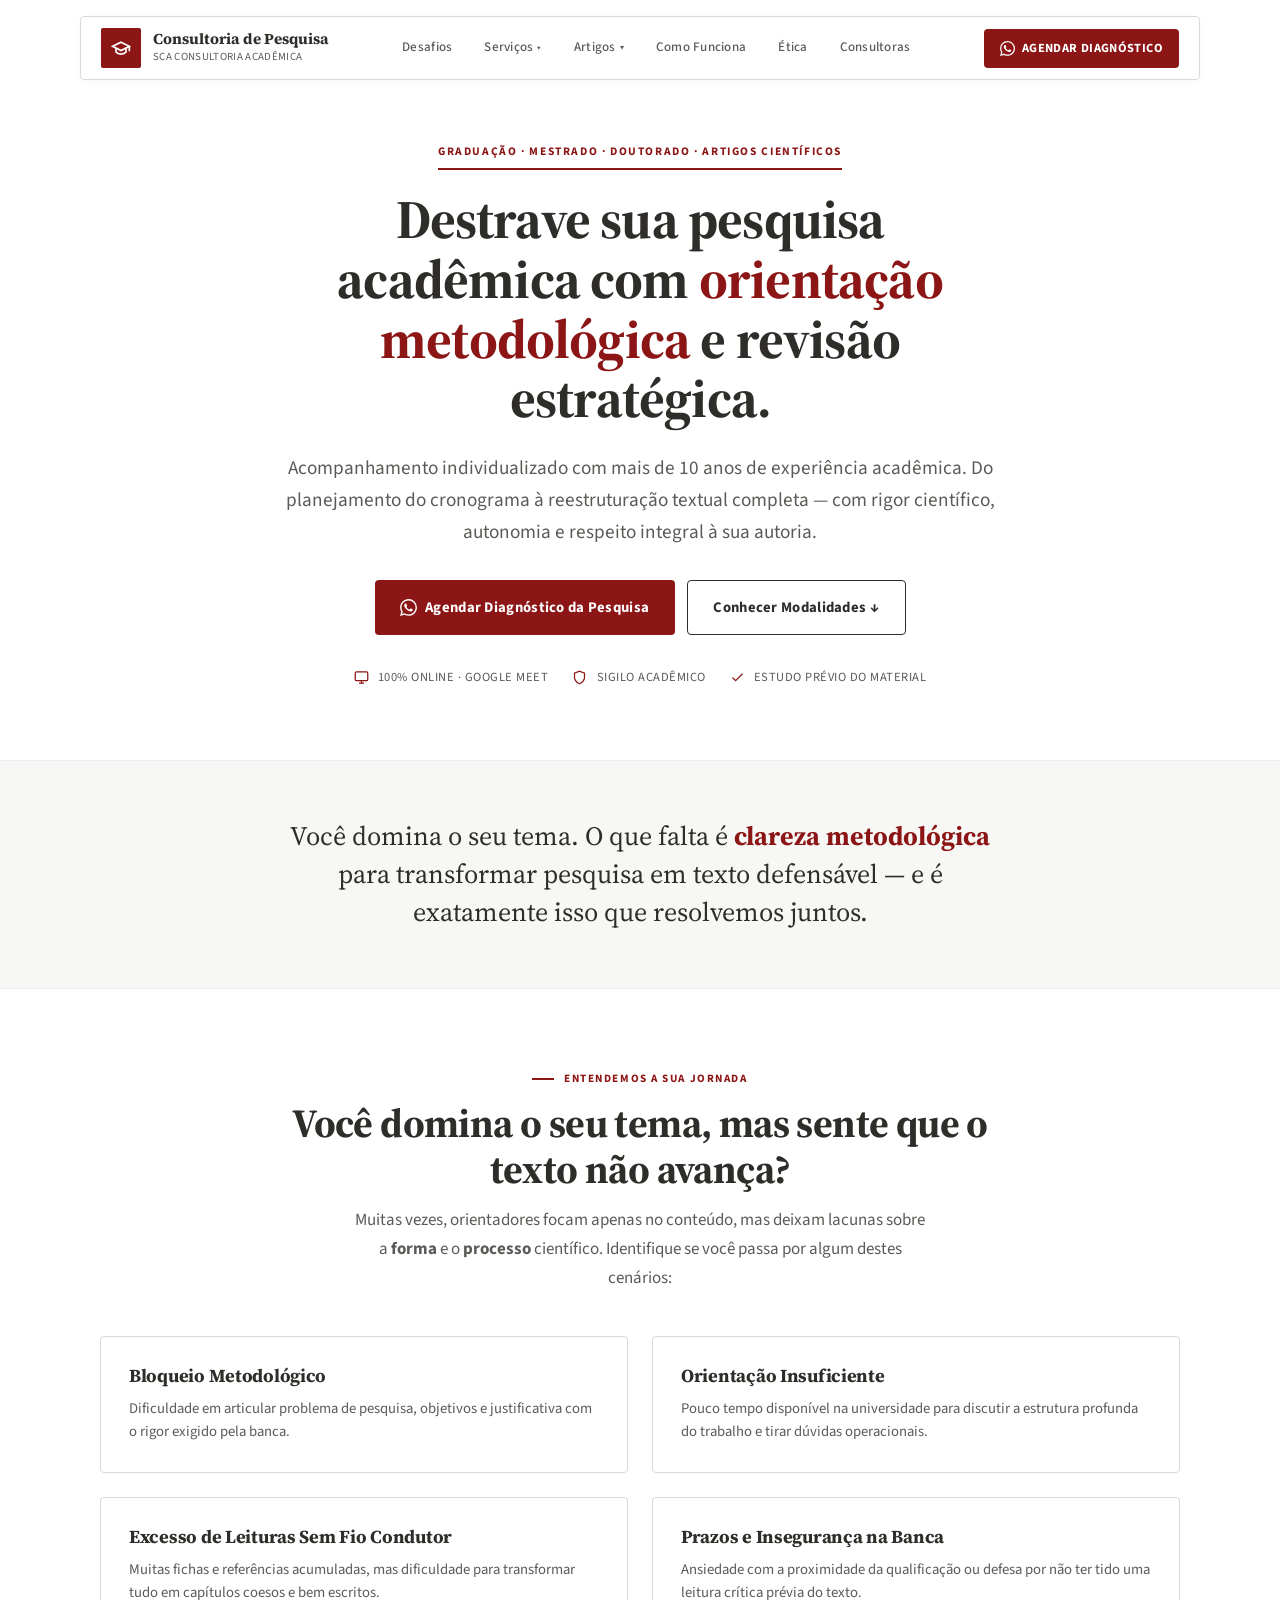
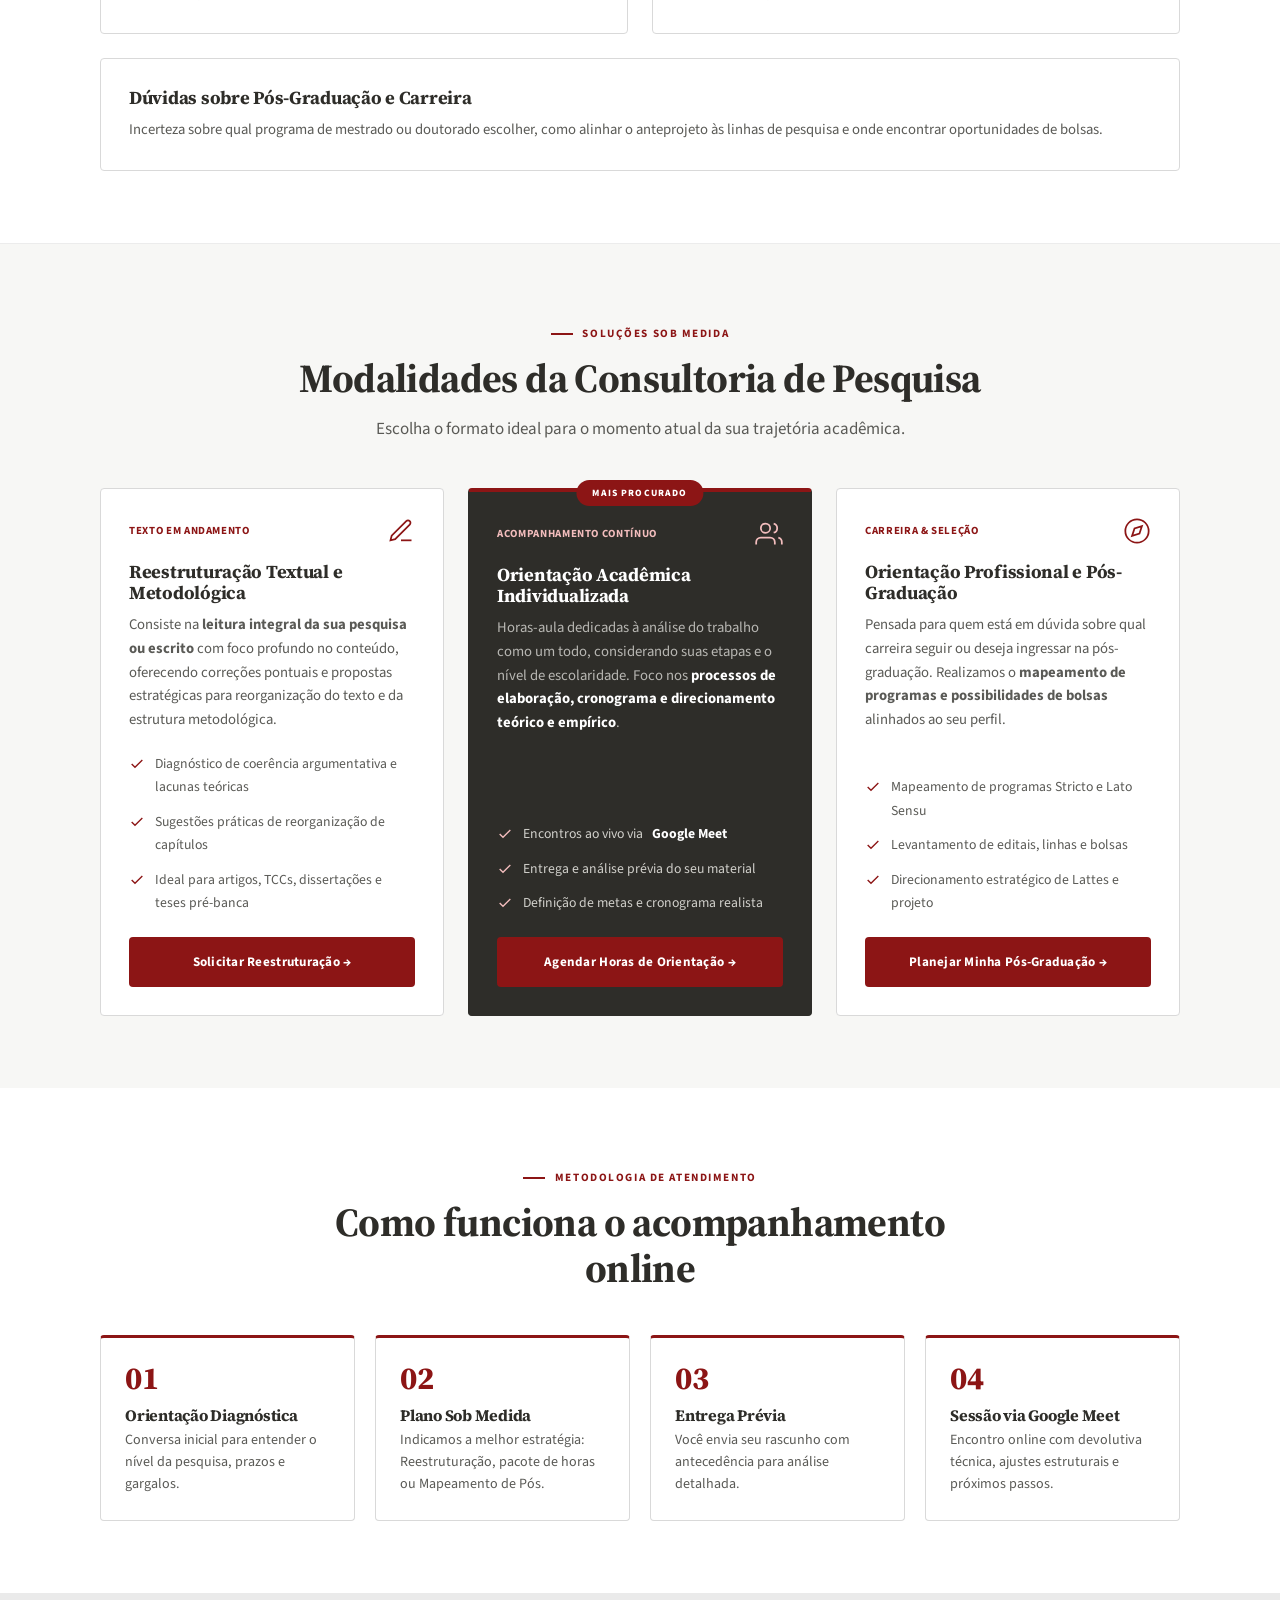
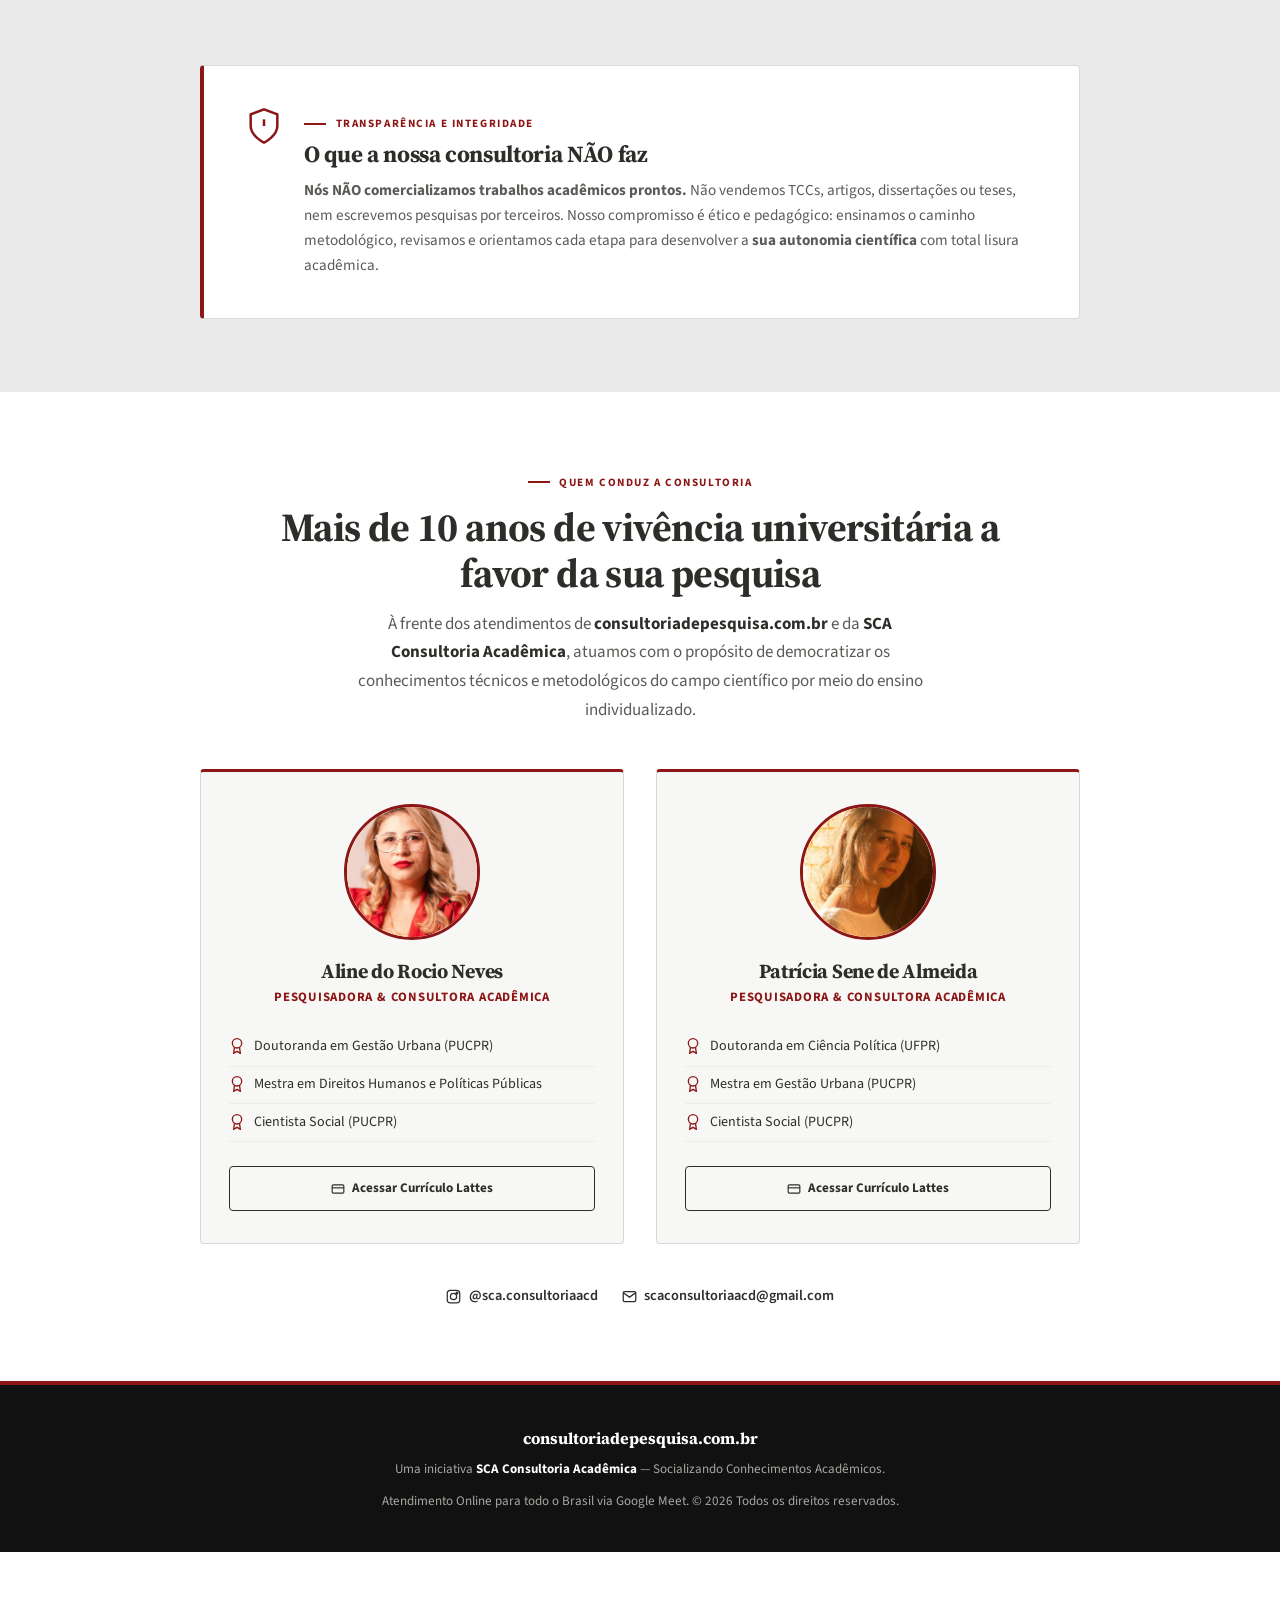
<file: index.html>
<!DOCTYPE html>
<html lang="pt-BR">
<head>
  <meta charset="UTF-8">
  <meta name="viewport" content="width=device-width, initial-scale=1.0">
  <title>Consultoria de Pesquisa Acadêmica | Orientação Metodológica e Reestruturação de Textos</title>
  <meta name="description" content="Orientação acadêmica online via Google Meet, reestruturação metodológica de teses e dissertações e mapeamento de pós-graduação e bolsas. Agende seu diagnóstico com nossa equipe.">
  <link rel="canonical" href="https://consultoriadepesquisa.com.br/">
  <meta name="robots" content="index, follow">
  <meta name="theme-color" content="#8C1515">
  <link rel="preconnect" href="https://fonts.googleapis.com">
  <link rel="preconnect" href="https://fonts.gstatic.com" crossorigin>
  <link href="https://fonts.googleapis.com/css2?family=Source+Sans+3:wght@400;600;700&family=Source+Serif+4:opsz,wght@8..60,600;8..60,700&display=swap" rel="stylesheet">

  <!-- Favicons -->
  <link rel="icon" href="/images/favicon.ico" sizes="any">
  <link rel="icon" type="image/png" sizes="32x32" href="/images/favicon-32x32.png">
  <link rel="icon" type="image/png" sizes="16x16" href="/images/favicon-16x16.png">
  <link rel="apple-touch-icon" sizes="180x180" href="/images/apple-touch-icon.png">

  <!-- Open Graph -->
  <meta property="og:title" content="Consultoria de Pesquisa Acadêmica | SCA Consultoria">
  <meta property="og:description" content="Orientação individualizada para destravar sua tese, dissertação ou artigo. Mais de 10 anos de experiência acadêmica.">
  <meta property="og:type" content="website">
  <meta property="og:url" content="https://consultoriadepesquisa.com.br/">
  <meta property="og:locale" content="pt_BR">
  <meta property="og:site_name" content="SCA Consultoria Acadêmica">
  <meta property="og:image" content="https://consultoriadepesquisa.com.br/images/logo.png">
  <meta property="og:image:width" content="512">
  <meta property="og:image:height" content="512">
  <meta property="og:image:type" content="image/png">
  <meta property="og:image:alt" content="Logo SCA Consultoria Acadêmica">
  <meta name="twitter:card" content="summary">
  <meta name="twitter:title" content="Consultoria de Pesquisa Acadêmica | SCA Consultoria">
  <meta name="twitter:description" content="Orientação individualizada para destravar sua tese, dissertação ou artigo. Mais de 10 anos de experiência acadêmica.">
  <meta name="twitter:image" content="https://consultoriadepesquisa.com.br/images/logo.png">
  <meta name="twitter:image:alt" content="Logo SCA Consultoria Acadêmica">

  <!-- Schema.org JSON-LD -->
  <script type="application/ld+json">
  {
    "@context": "https://schema.org",
    "@type": "ProfessionalService",
    "@id": "https://consultoriadepesquisa.com.br/#organization",
    "name": "Consultoria de Pesquisa Acadêmica - SCA Consultoria",
    "url": "https://consultoriadepesquisa.com.br",
    "description": "Consultoria especializada em orientação acadêmica individualizada, reestruturação textual e metodológica e planejamento de pós-graduação.",
    "areaServed": { "@type": "Country", "name": "BR" },
    "serviceType": [
      "Reestruturação Textual e Metodológica",
      "Orientação Acadêmica Individualizada",
      "Orientação Profissional e Pós-Graduação"
    ],
    "founder": [
      {
        "@type": "Person",
        "name": "Aline do Rocio Neves",
        "jobTitle": "Pesquisadora e Consultora Acadêmica",
        "sameAs": "http://lattes.cnpq.br/1573161606387648"
      },
      {
        "@type": "Person",
        "name": "Patrícia Sene de Almeida",
        "jobTitle": "Pesquisadora e Consultora Acadêmica",
        "sameAs": "http://lattes.cnpq.br/8231562884189188"
      }
    ],
    "sameAs": [
      "http://lattes.cnpq.br/1573161606387648",
      "http://lattes.cnpq.br/8231562884189188",
      "https://www.instagram.com/sca.consultoriaacd/",
      "mailto:scaconsultoriaacd@gmail.com"
    ],
    "availableChannel": {
      "@type": "ServiceChannel",
      "serviceType": "Atendimento Online via Google Meet"
    }
  }
  </script>

<link rel="stylesheet" href="style.css">
</head>
<body>

  <!-- HEADER -->
  <header class="header-float">
    <div class="header-inner">
      <a href="#inicio" class="brand">
        <div class="brand-icon">
          <svg aria-hidden="true" viewBox="0 0 24 24" width="20" height="20" fill="none" stroke="currentColor" stroke-width="2">
            <path d="M22 10v6M2 10l10-5 10 5-10 5z"/>
            <path d="M6 12v5c3 3 9 3 12 0v-5"/>
          </svg>
        </div>
        <div>
          <div class="brand-text">Consultoria de Pesquisa</div>
          <div class="brand-sub">SCA Consultoria Acadêmica</div>
        </div>
      </a>

      <nav class="nav-desktop" aria-label="Navegação principal">
        <a href="#desafios">Desafios</a>
        <div class="nav-dropdown">
          <a href="#servicos">Serviços <span aria-hidden="true" style="font-size:0.7rem;">▾</span></a>
          <div class="nav-dropdown-content">
            <a href="/servicos/reestruturacao-textual-metodologica.html" class="nav-dropdown-item">
              <strong>Reestruturação Textual e Metodológica</strong>
              <span>Leitura integral e revisão pré-banca</span>
            </a>
            <a href="/servicos/orientacao-academica-individualizada.html" class="nav-dropdown-item">
              <strong>Orientação Acadêmica Individualizada</strong>
              <span>Acompanhamento contínuo via Google Meet</span>
            </a>
            <a href="/servicos/mentoria-pos-graduacao-bolsas.html" class="nav-dropdown-item">
              <strong>Mentoria de Pós-Graduação e Bolsas</strong>
              <span>Mapeamento de programas e anteprojeto</span>
            </a>
            </div>
        </div>
        <div class="nav-dropdown">
          <a href="#">Artigos <span aria-hidden="true">▾</span></a>
          <div class="nav-dropdown-content">
            <a href="/blog" class="nav-dropdown-item">
              <strong>Artigos de Blog</strong>
              <span>Postagens e dicas acadêmicas</span>
            </a>
          </div>
        </div>
        <a href="#como-funciona">Como Funciona</a>
        <a href="#etica">Ética</a>
        <a href="#consultora">Consultoras</a>
      </nav>

      <div style="display:flex; align-items:center; gap:0.5rem;">
        <a href="https://wa.me/5541999797577?text=Ol%C3%A1%21%20Gostaria%20de%20agendar%20um%20diagn%C3%B3stico%20para%20minha%20pesquisa." target="_blank" rel="noopener noreferrer" class="btn-whatsapp">
          <svg aria-hidden="true" viewBox="0 0 24 24" width="15" height="15" fill="currentColor"><path d="M17.472 14.382c-.297-.149-1.758-.867-2.03-.967-.273-.099-.471-.148-.67.15-.197.297-.767.966-.94 1.164-.173.199-.347.223-.644.075-.297-.15-1.255-.463-2.39-1.475-.883-.788-1.48-1.761-1.653-2.059-.173-.297-.018-.458.13-.606.134-.133.298-.347.446-.52.149-.174.198-.298.298-.497.099-.198.05-.371-.025-.52-.075-.149-.669-1.612-.916-2.207-.242-.579-.487-.5-.669-.51-.173-.008-.371-.01-.57-.01-.198 0-.52.074-.792.372-.272.297-1.04 1.016-1.04 2.479 0 1.462 1.065 2.875 1.213 3.074.149.198 2.096 3.2 5.077 4.487.709.306 1.262.489 1.694.625.712.227 1.36.195 1.871.118.571-.085 1.758-.719 2.006-1.413.248-.694.248-1.289.173-1.413-.074-.124-.272-.198-.57-.347m-5.421 7.403h-.004a9.87 9.87 0 01-5.031-1.378l-.361-.214-3.741.982.998-3.648-.235-.374a9.86 9.86 0 01-1.51-5.26c.001-5.45 4.436-9.884 9.888-9.884 2.64 0 5.122 1.03 6.988 2.898a9.825 9.825 0 012.893 6.994c-.003 5.45-4.437 9.884-9.885 9.884m8.413-18.297A11.815 11.815 0 0012.05 0C5.495 0 .16 5.335.157 11.892c0 2.096.547 4.142 1.588 5.945L.057 24l6.305-1.654a11.882 11.882 0 005.683 1.448h.005c6.554 0 11.89-5.335 11.893-11.893a11.821 11.821 0 00-3.48-8.413z"/></svg>
          <span>Agendar Diagnóstico</span>
        </a>
        <button class="menu-btn" id="menuBtn" aria-label="Abrir menu" aria-expanded="false">
          <svg aria-hidden="true" viewBox="0 0 24 24" fill="none" stroke="currentColor" stroke-width="2"><line x1="3" y1="6" x2="21" y2="6"/><line x1="3" y1="12" x2="21" y2="12"/><line x1="3" y1="18" x2="21" y2="18"/></svg>
        </button>
      </div>
    </div>

    <nav class="mobile-menu" id="mobileMenu" aria-label="Navegação mobile">
      <a href="#desafios">Desafios da Pesquisa</a>
      <a href="#servicos">Nossos Serviços</a>
      <a href="/servicos/reestruturacao-textual-metodologica.html" class="mobile-subitem">Reestruturação Textual e Metodológica</a>
      <a href="/servicos/orientacao-academica-individualizada.html" class="mobile-subitem">Orientação Acadêmica Individualizada</a>
      <a href="/servicos/mentoria-pos-graduacao-bolsas.html" class="mobile-subitem">Mentoria de Pós-Graduação e Bolsas</a>
      <a href="/blog" class="mobile-subitem">Artigos</a>
      <a href="#como-funciona">Como Funciona</a>
      <a href="#etica">Ética</a>
      <a href="#consultora">Consultoras</a>
    </nav>
  </header>

  <main>
    <!-- HERO — DECLARAÇÃO CENTRADA -->
    <section id="inicio" class="hero">
      <div class="container hero-inner">
        <div class="kicker">Graduação · Mestrado · Doutorado · Artigos Científicos</div>
        <h1>Destrave sua pesquisa acadêmica com <span>orientação metodológica</span> e revisão estratégica.</h1>
        <p class="lead">Acompanhamento individualizado com mais de 10 anos de experiência acadêmica. Do planejamento do cronograma à reestruturação textual completa — com rigor científico, autonomia e respeito integral à sua autoria.</p>
        <div class="hero-actions">
          <a href="https://wa.me/5541999797577?text=Ol%C3%A1%21%20Gostaria%20de%20agendar%20um%20diagn%C3%B3stico%20para%20minha%20pesquisa." target="_blank" rel="noopener noreferrer" class="btn-primary">
            <svg aria-hidden="true" viewBox="0 0 24 24" width="17" height="17" fill="currentColor"><path d="M17.472 14.382c-.297-.149-1.758-.867-2.03-.967-.273-.099-.471-.148-.67.15-.197.297-.767.966-.94 1.164-.173.199-.347.223-.644.075-.297-.15-1.255-.463-2.39-1.475-.883-.788-1.48-1.761-1.653-2.059-.173-.297-.018-.458.13-.606.134-.133.298-.347.446-.52.149-.174.198-.298.298-.497.099-.198.05-.371-.025-.52-.075-.149-.669-1.612-.916-2.207-.242-.579-.487-.5-.669-.51-.173-.008-.371-.01-.57-.01-.198 0-.52.074-.792.372-.272.297-1.04 1.016-1.04 2.479 0 1.462 1.065 2.875 1.213 3.074.149.198 2.096 3.2 5.077 4.487.709.306 1.262.489 1.694.625.712.227 1.36.195 1.871.118.571-.085 1.758-.719 2.006-1.413.248-.694.248-1.289.173-1.413-.074-.124-.272-.198-.57-.347m-5.421 7.403h-.004a9.87 9.87 0 01-5.031-1.378l-.361-.214-3.741.982.998-3.648-.235-.374a9.86 9.86 0 01-1.51-5.26c.001-5.45 4.436-9.884 9.888-9.884 2.64 0 5.122 1.03 6.988 2.898a9.825 9.825 0 012.893 6.994c-.003 5.45-4.437 9.884-9.885 9.884m8.413-18.297A11.815 11.815 0 0012.05 0C5.495 0 .16 5.335.157 11.892c0 2.096.547 4.142 1.588 5.945L.057 24l6.305-1.654a11.882 11.882 0 005.683 1.448h.005c6.554 0 11.89-5.335 11.893-11.893a11.821 11.821 0 00-3.48-8.413z"/></svg>
            Agendar Diagnóstico da Pesquisa
          </a>
          <a href="#servicos" class="btn-outline">Conhecer Modalidades ↓</a>
        </div>
        <div class="hero-meta">
          <span><svg aria-hidden="true" viewBox="0 0 24 24" fill="none" stroke="currentColor" stroke-width="2"><rect x="2" y="3" width="20" height="14" rx="2"/><line x1="8" y1="21" x2="16" y2="21"/><line x1="12" y1="17" x2="12" y2="21"/></svg> 100% Online · Google Meet</span>
          <span><svg aria-hidden="true" viewBox="0 0 24 24" fill="none" stroke="currentColor" stroke-width="2"><path d="M12 22s8-4 8-10V5l-8-3-8 3v7c0 6 8 10 8 10z"/></svg> Sigilo Acadêmico</span>
          <span><svg aria-hidden="true" viewBox="0 0 24 24" fill="none" stroke="currentColor" stroke-width="2"><polyline points="20 6 9 17 4 12"/></svg> Estudo Prévio do Material</span>
        </div>
      </div>
    </section>

    <!-- STATEMENT — BLOCO SERIF DE IMPACTO -->
    <section class="statement">
      <div class="container statement-inner">
        <p>Você domina o seu tema. O que falta é <strong>clareza metodológica</strong> para transformar pesquisa em texto defensável — e é exatamente isso que resolvemos juntos.</p>
      </div>
    </section>

    <!-- DESAFIOS -->
    <section id="desafios" style="background:var(--white); border-bottom:1px solid var(--border-light);">
      <div class="container">
        <div class="section-head">
          <div class="section-label">Entendemos a sua jornada</div>
          <h2>Você domina o seu tema, mas sente que o texto não avança?</h2>
          <p>Muitas vezes, orientadores focam apenas no conteúdo, mas deixam lacunas sobre a <strong>forma</strong> e o <strong>processo</strong> científico. Identifique se você passa por algum destes cenários:</p>
        </div>
        <div class="grid-2">
          <div class="card"><h3>Bloqueio Metodológico</h3><p>Dificuldade em articular problema de pesquisa, objetivos e justificativa com o rigor exigido pela banca.</p></div>
          <div class="card"><h3>Orientação Insuficiente</h3><p>Pouco tempo disponível na universidade para discutir a estrutura profunda do trabalho e tirar dúvidas operacionais.</p></div>
          <div class="card"><h3>Excesso de Leituras Sem Fio Condutor</h3><p>Muitas fichas e referências acumuladas, mas dificuldade para transformar tudo em capítulos coesos e bem escritos.</p></div>
          <div class="card"><h3>Prazos e Insegurança na Banca</h3><p>Ansiedade com a proximidade da qualificação ou defesa por não ter tido uma leitura crítica prévia do texto.</p></div>
          <div class="card grid-2-wide"><h3>Dúvidas sobre Pós-Graduação e Carreira</h3><p>Incerteza sobre qual programa de mestrado ou doutorado escolher, como alinhar o anteprojeto às linhas de pesquisa e onde encontrar oportunidades de bolsas.</p></div>
        </div>
      </div>
    </section>

    <!-- SERVIÇOS -->
    <section id="servicos" style="background:var(--bg-warm);">
      <div class="container">
        <div class="section-head">
          <div class="section-label">Soluções Sob Medida</div>
          <h2>Modalidades da Consultoria de Pesquisa</h2>
          <p>Escolha o formato ideal para o momento atual da sua trajetória acadêmica.</p>
        </div>
        <div class="grid-3">
          <!-- Card 1 -->
          <div class="card">
            <div style="display:flex; justify-content:space-between; align-items:center; margin-bottom:1rem;">
              <span style="font-size:0.68rem; font-weight:700; text-transform:uppercase; letter-spacing:0.06em; color:var(--cardinal);">Texto em Andamento</span>
              <svg aria-hidden="true" viewBox="0 0 24 24" width="28" height="28" fill="none" stroke="var(--cardinal)" stroke-width="1.5"><path d="M12 20h9"/><path d="M16.5 3.5a2.121 2.121 0 0 1 3 3L7 19l-4 1 1-4L16.5 3.5z"/></svg>
            </div>
            <h3>Reestruturação Textual e Metodológica</h3>
            <p>Consiste na <strong>leitura integral da sua pesquisa ou escrito</strong> com foco profundo no conteúdo, oferecendo correções pontuais e propostas estratégicas para reorganização do texto e da estrutura metodológica.</p>
            <ul class="feature-list">
              <li><svg aria-hidden="true" viewBox="0 0 24 24" fill="none" stroke="currentColor" stroke-width="2"><polyline points="20 6 9 17 4 12"/></svg> Diagnóstico de coerência argumentativa e lacunas teóricas</li>
              <li><svg aria-hidden="true" viewBox="0 0 24 24" fill="none" stroke="currentColor" stroke-width="2"><polyline points="20 6 9 17 4 12"/></svg> Sugestões práticas de reorganização de capítulos</li>
              <li><svg aria-hidden="true" viewBox="0 0 24 24" fill="none" stroke="currentColor" stroke-width="2"><polyline points="20 6 9 17 4 12"/></svg> Ideal para artigos, TCCs, dissertações e teses pré-banca</li>
            </ul>
            <a href="https://wa.me/5541999797577?text=Ol%C3%A1%21%20Tenho%20interesse%20na%20Reestrutura%C3%A7%C3%A3o%20Textual%20e%20Metodol%C3%B3gica." target="_blank" rel="noopener noreferrer" class="btn-primary" style="margin-top:1rem; justify-content:center; font-size:0.82rem;">Solicitar Reestruturação →</a>
          </div>

          <!-- Card 2 — Destaque -->
          <div class="card destaque">
            <div style="position:absolute; top:-0.75rem; left:50%; transform:translateX(-50%); background:var(--cardinal); color:var(--white); font-size:0.6rem; font-weight:800; text-transform:uppercase; letter-spacing:0.12em; padding:0.3rem 1rem; border-radius:999px;">Mais Procurado</div>
            <div style="display:flex; justify-content:space-between; align-items:center; margin-bottom:1rem;">
              <span style="font-size:0.68rem; font-weight:700; text-transform:uppercase; letter-spacing:0.06em; color:#F3BDBD;">Acompanhamento Contínuo</span>
              <svg aria-hidden="true" viewBox="0 0 24 24" width="28" height="28" fill="none" stroke="#F3BDBD" stroke-width="1.5"><path d="M17 21v-2a4 4 0 0 0-4-4H5a4 4 0 0 0-4 4v2"/><circle cx="9" cy="7" r="4"/><path d="M23 21v-2a4 4 0 0 0-3-3.87"/><path d="M16 3.13a4 4 0 0 1 0 7.75"/></svg>
            </div>
            <h3>Orientação Acadêmica Individualizada</h3>
            <p>Horas-aula dedicadas à análise do trabalho como um todo, considerando suas etapas e o nível de escolaridade. Foco nos <strong style="color:#fff;">processos de elaboração, cronograma e direcionamento teórico e empírico</strong>.</p>
            <ul class="feature-list">
              <li><svg aria-hidden="true" viewBox="0 0 24 24" fill="none" stroke="currentColor" stroke-width="2"><polyline points="20 6 9 17 4 12"/></svg> Encontros ao vivo via <strong style="color:#fff;">Google Meet</strong></li>
              <li><svg aria-hidden="true" viewBox="0 0 24 24" fill="none" stroke="currentColor" stroke-width="2"><polyline points="20 6 9 17 4 12"/></svg> Entrega e análise prévia do seu material</li>
              <li><svg aria-hidden="true" viewBox="0 0 24 24" fill="none" stroke="currentColor" stroke-width="2"><polyline points="20 6 9 17 4 12"/></svg> Definição de metas e cronograma realista</li>
            </ul>
            <a href="https://wa.me/5541999797577?text=Ol%C3%A1%21%20Gostaria%20de%20saber%20mais%20sobre%20as%20horas%20de%20Orienta%C3%A7%C3%A3o%20Individualizada." target="_blank" rel="noopener noreferrer" class="btn-primary" style="margin-top:1rem; justify-content:center; font-size:0.82rem;">Agendar Horas de Orientação →</a>
          </div>

          <!-- Card 3 -->
          <div class="card">
            <div style="display:flex; justify-content:space-between; align-items:center; margin-bottom:1rem;">
              <span style="font-size:0.68rem; font-weight:700; text-transform:uppercase; letter-spacing:0.06em; color:var(--cardinal);">Carreira & Seleção</span>
              <svg aria-hidden="true" viewBox="0 0 24 24" width="28" height="28" fill="none" stroke="var(--cardinal)" stroke-width="1.5"><circle cx="12" cy="12" r="10"/><polygon points="16.24 7.76 14.12 14.12 7.76 16.24 9.88 9.88 16.24 7.76"/></svg>
            </div>
            <h3>Orientação Profissional e Pós-Graduação</h3>
            <p>Pensada para quem está em dúvida sobre qual carreira seguir ou deseja ingressar na pós-graduação. Realizamos o <strong>mapeamento de programas e possibilidades de bolsas</strong> alinhados ao seu perfil.</p>
            <ul class="feature-list">
              <li><svg aria-hidden="true" viewBox="0 0 24 24" fill="none" stroke="currentColor" stroke-width="2"><polyline points="20 6 9 17 4 12"/></svg> Mapeamento de programas Stricto e Lato Sensu</li>
              <li><svg aria-hidden="true" viewBox="0 0 24 24" fill="none" stroke="currentColor" stroke-width="2"><polyline points="20 6 9 17 4 12"/></svg> Levantamento de editais, linhas e bolsas</li>
              <li><svg aria-hidden="true" viewBox="0 0 24 24" fill="none" stroke="currentColor" stroke-width="2"><polyline points="20 6 9 17 4 12"/></svg> Direcionamento estratégico de Lattes e projeto</li>
            </ul>
            <a href="https://wa.me/5541999797577?text=Ol%C3%A1%21%20Preciso%20de%20orienta%C3%A7%C3%A3o%20para%20sele%C3%A7%C3%A3o%20de%20P%C3%B3s-Gradua%C3%A7%C3%A3o%20e%20bolsas." target="_blank" rel="noopener noreferrer" class="btn-primary" style="margin-top:1rem; justify-content:center; font-size:0.82rem;">Planejar Minha Pós-Graduação →</a>
          </div>
        </div>
      </div>
    </section>

    <!-- COMO FUNCIONA -->
    <section id="como-funciona" style="background:var(--white);">
      <div class="container">
        <div class="section-head">
          <div class="section-label">Metodologia de Atendimento</div>
          <h2>Como funciona o acompanhamento online</h2>
        </div>
        <div class="steps">
          <div class="step"><div class="step-num">01</div><h3>Orientação Diagnóstica</h3><p>Conversa inicial para entender o nível da pesquisa, prazos e gargalos.</p></div>
          <div class="step"><div class="step-num">02</div><h3>Plano Sob Medida</h3><p>Indicamos a melhor estratégia: Reestruturação, pacote de horas ou Mapeamento de Pós.</p></div>
          <div class="step"><div class="step-num">03</div><h3>Entrega Prévia</h3><p>Você envia seu rascunho com antecedência para análise detalhada.</p></div>
          <div class="step"><div class="step-num">04</div><h3>Sessão via Google Meet</h3><p>Encontro online com devolutiva técnica, ajustes estruturais e próximos passos.</p></div>
        </div>
      </div>
    </section>

    <!-- ÉTICA -->
    <section id="etica" style="background:var(--bg-soft);">
      <div class="container">
        <div class="etica-box">
          <svg aria-hidden="true" viewBox="0 0 24 24" fill="none" stroke="currentColor" stroke-width="1.5"><path d="M12 22s8-4 8-10V5l-8-3-8 3v7c0 6 8 10 8 10z"/><path d="M12 8v4"/><path d="M12 16h.01"/></svg>
          <div>
            <div class="section-label" style="margin-bottom:0.5rem;">Transparência e Integridade</div>
            <h2>O que a nossa consultoria NÃO faz</h2>
            <p><strong>Nós NÃO comercializamos trabalhos acadêmicos prontos.</strong> Não vendemos TCCs, artigos, dissertações ou teses, nem escrevemos pesquisas por terceiros. Nosso compromisso é ético e pedagógico: ensinamos o caminho metodológico, revisamos e orientamos cada etapa para desenvolver a <strong>sua autonomia científica</strong> com total lisura acadêmica.</p>
          </div>
        </div>
      </div>
    </section>

    <!-- CONSULTORAS -->
    <section id="consultora" style="background:var(--white); border-top:1px solid var(--border-light);">
      <div class="container">
        <div class="section-head">
          <div class="section-label">Quem Conduz a Consultoria</div>
          <h2>Mais de 10 anos de vivência universitária a favor da sua pesquisa</h2>
          <p>À frente dos atendimentos de <strong style="color:var(--black);">consultoriadepesquisa.com.br</strong> e da <strong style="color:var(--black);">SCA Consultoria Acadêmica</strong>, atuamos com o propósito de democratizar os conhecimentos técnicos e metodológicos do campo científico por meio do ensino individualizado.</p>
        </div>

        <div class="consultoras-grid">
          <!-- Card Aline -->
          <div class="perfil-card">
            <div class="perfil-avatar">
              <picture>
                <source srcset="./images/aline_neves.webp" type="image/webp">
                <img src="./images/aline_neves.jpg" alt="Aline do Rocio Neves" width="136" height="136" loading="lazy">
              </picture>
            </div>
            <h3>Aline do Rocio Neves</h3>
            <p class="role">Pesquisadora & Consultora Acadêmica</p>
            <ul>
              <li><svg aria-hidden="true" viewBox="0 0 24 24" fill="none" stroke="currentColor" stroke-width="2"><circle cx="12" cy="8" r="7"/><polyline points="8.21 13.89 7 23 12 20 17 23 15.79 13.88"/></svg> Doutoranda em Gestão Urbana (PUCPR)</li>
              <li><svg aria-hidden="true" viewBox="0 0 24 24" fill="none" stroke="currentColor" stroke-width="2"><circle cx="12" cy="8" r="7"/><polyline points="8.21 13.89 7 23 12 20 17 23 15.79 13.88"/></svg> Mestra em Direitos Humanos e Políticas Públicas</li>
              <li><svg aria-hidden="true" viewBox="0 0 24 24" fill="none" stroke="currentColor" stroke-width="2"><circle cx="12" cy="8" r="7"/><polyline points="8.21 13.89 7 23 12 20 17 23 15.79 13.88"/></svg> Cientista Social (PUCPR)</li>
            </ul>
            <a href="http://lattes.cnpq.br/1573161606387648" target="_blank" rel="noopener noreferrer" class="btn-lattes">
              <svg aria-hidden="true" viewBox="0 0 24 24" width="14" height="14" fill="none" stroke="currentColor" stroke-width="2"><rect x="2" y="5" width="20" height="14" rx="2"/><line x1="2" y1="10" x2="22" y2="10"/></svg>
              Acessar Currículo Lattes
            </a>
          </div>

          <!-- Card Patrícia -->
          <div class="perfil-card">
            <div class="perfil-avatar">
              <picture>
                <source srcset="./images/patricia_sene_de_almeida.webp" type="image/webp">
                <img src="./images/patricia_sene_de_almeida.jpg" alt="Patrícia Sene de Almeida" width="136" height="136" loading="lazy">
              </picture>
            </div>
            <h3>Patrícia Sene de Almeida</h3>
            <p class="role">Pesquisadora & Consultora Acadêmica</p>
            <ul>
              <li><svg aria-hidden="true" viewBox="0 0 24 24" fill="none" stroke="currentColor" stroke-width="2"><circle cx="12" cy="8" r="7"/><polyline points="8.21 13.89 7 23 12 20 17 23 15.79 13.88"/></svg> Doutoranda em Ciência Política (UFPR)</li>
              <li><svg aria-hidden="true" viewBox="0 0 24 24" fill="none" stroke="currentColor" stroke-width="2"><circle cx="12" cy="8" r="7"/><polyline points="8.21 13.89 7 23 12 20 17 23 15.79 13.88"/></svg> Mestra em Gestão Urbana (PUCPR)</li>
              <li><svg aria-hidden="true" viewBox="0 0 24 24" fill="none" stroke="currentColor" stroke-width="2"><circle cx="12" cy="8" r="7"/><polyline points="8.21 13.89 7 23 12 20 17 23 15.79 13.88"/></svg> Cientista Social (PUCPR)</li>
            </ul>
            <a href="http://lattes.cnpq.br/8231562884189188" target="_blank" rel="noopener noreferrer" class="btn-lattes">
              <svg aria-hidden="true" viewBox="0 0 24 24" width="14" height="14" fill="none" stroke="currentColor" stroke-width="2"><rect x="2" y="5" width="20" height="14" rx="2"/><line x1="2" y1="10" x2="22" y2="10"/></svg>
              Acessar Currículo Lattes
            </a>
          </div>
        </div>

        <div class="consultora-links">
          <a href="https://www.instagram.com/sca.consultoriaacd/" target="_blank" rel="noopener noreferrer">
            <svg aria-hidden="true" viewBox="0 0 24 24" width="15" height="15" fill="none" stroke="currentColor" stroke-width="2"><rect x="2" y="2" width="20" height="20" rx="5"/><circle cx="12" cy="12" r="5"/><circle cx="17.5" cy="6.5" r="1.5" fill="currentColor"/></svg>
            @sca.consultoriaacd
          </a>
          <a href="mailto:scaconsultoriaacd@gmail.com">
            <svg aria-hidden="true" viewBox="0 0 24 24" width="15" height="15" fill="none" stroke="currentColor" stroke-width="2"><rect x="2" y="4" width="20" height="16" rx="2"/><polyline points="22,6 12,13 2,6"/></svg>
            scaconsultoriaacd@gmail.com
          </a>
        </div>
      </div>
    </section>
  </main>

  <!-- FOOTER ESTÁTICO -->
  <footer class="footer-estatico">
    <div class="container">
      <p style="font-weight:700; color:var(--white); font-size:1rem; font-family:'Source Serif 4', Georgia, serif;">consultoriadepesquisa.com.br</p>
      <p style="margin-top:0.4rem;">Uma iniciativa <strong>SCA Consultoria Acadêmica</strong> — Socializando Conhecimentos Acadêmicos.</p>
      <p style="margin-top:0.6rem;">Atendimento Online para todo o Brasil via Google Meet. © 2026 Todos os direitos reservados.</p>
    </div>
  </footer>

  <!-- FOOTER FLUTUANTE -->
  <div class="footer-flutuante hidden" id="footerFlutuante">
    <div class="footer-flutuante-inner">
      <div class="footer-flutuante-text">
        Precisa destravar sua pesquisa ou tese?
        <small>Agende sua orientação diagnóstica online com nossa equipe.</small>
      </div>
      <div style="display:flex; align-items:center; gap:0.5rem;">
        <a href="https://wa.me/5541999797577?text=Ol%C3%A1%21%20Gostaria%20de%20agendar%20um%20diagn%C3%B3stico%20para%20minha%20pesquisa." target="_blank" rel="noopener noreferrer" class="btn-primary" style="font-size:0.78rem; padding:0.5rem 0.9rem; border-radius:0.25rem;">
          <svg aria-hidden="true" viewBox="0 0 24 24" width="15" height="15" fill="currentColor"><path d="M17.472 14.382c-.297-.149-1.758-.867-2.03-.967-.273-.099-.471-.148-.67.15-.197.297-.767.966-.94 1.164-.173.199-.347.223-.644.075-.297-.15-1.255-.463-2.39-1.475-.883-.788-1.48-1.761-1.653-2.059-.173-.297-.018-.458.13-.606.134-.133.298-.347.446-.52.149-.174.198-.298.298-.497.099-.198.05-.371-.025-.52-.075-.149-.669-1.612-.916-2.207-.242-.579-.487-.5-.669-.51-.173-.008-.371-.01-.57-.01-.198 0-.52.074-.792.372-.272.297-1.04 1.016-1.04 2.479 0 1.462 1.065 2.875 1.213 3.074.149.198 2.096 3.2 5.077 4.487.709.306 1.262.489 1.694.625.712.227 1.36.195 1.871.118.571-.085 1.758-.719 2.006-1.413.248-.694.248-1.289.173-1.413-.074-.124-.272-.198-.57-.347m-5.421 7.403h-.004a9.87 9.87 0 01-5.031-1.378l-.361-.214-3.741.982.998-3.648-.235-.374a9.86 9.86 0 01-1.51-5.26c.001-5.45 4.436-9.884 9.888-9.884 2.64 0 5.122 1.03 6.988 2.898a9.825 9.825 0 012.893 6.994c-.003 5.45-4.437 9.884-9.885 9.884m8.413-18.297A11.815 11.815 0 0012.05 0C5.495 0 .16 5.335.157 11.892c0 2.096.547 4.142 1.588 5.945L.057 24l6.305-1.654a11.882 11.882 0 005.683 1.448h.005c6.554 0 11.89-5.335 11.893-11.893a11.821 11.821 0 00-3.48-8.413z"/></svg>
          <span>WhatsApp</span>
        </a>
        <button class="btn-fechar" id="btnFecharFooter" aria-label="Minimizar barra">
          <svg aria-hidden="true" viewBox="0 0 24 24" fill="none" stroke="currentColor" stroke-width="2"><line x1="18" y1="6" x2="6" y2="18"/><line x1="6" y1="6" x2="18" y2="18"/></svg>
        </button>
      </div>
    </div>
  </div>

<script src="app.js"></script>
</body>
</html>
</file>
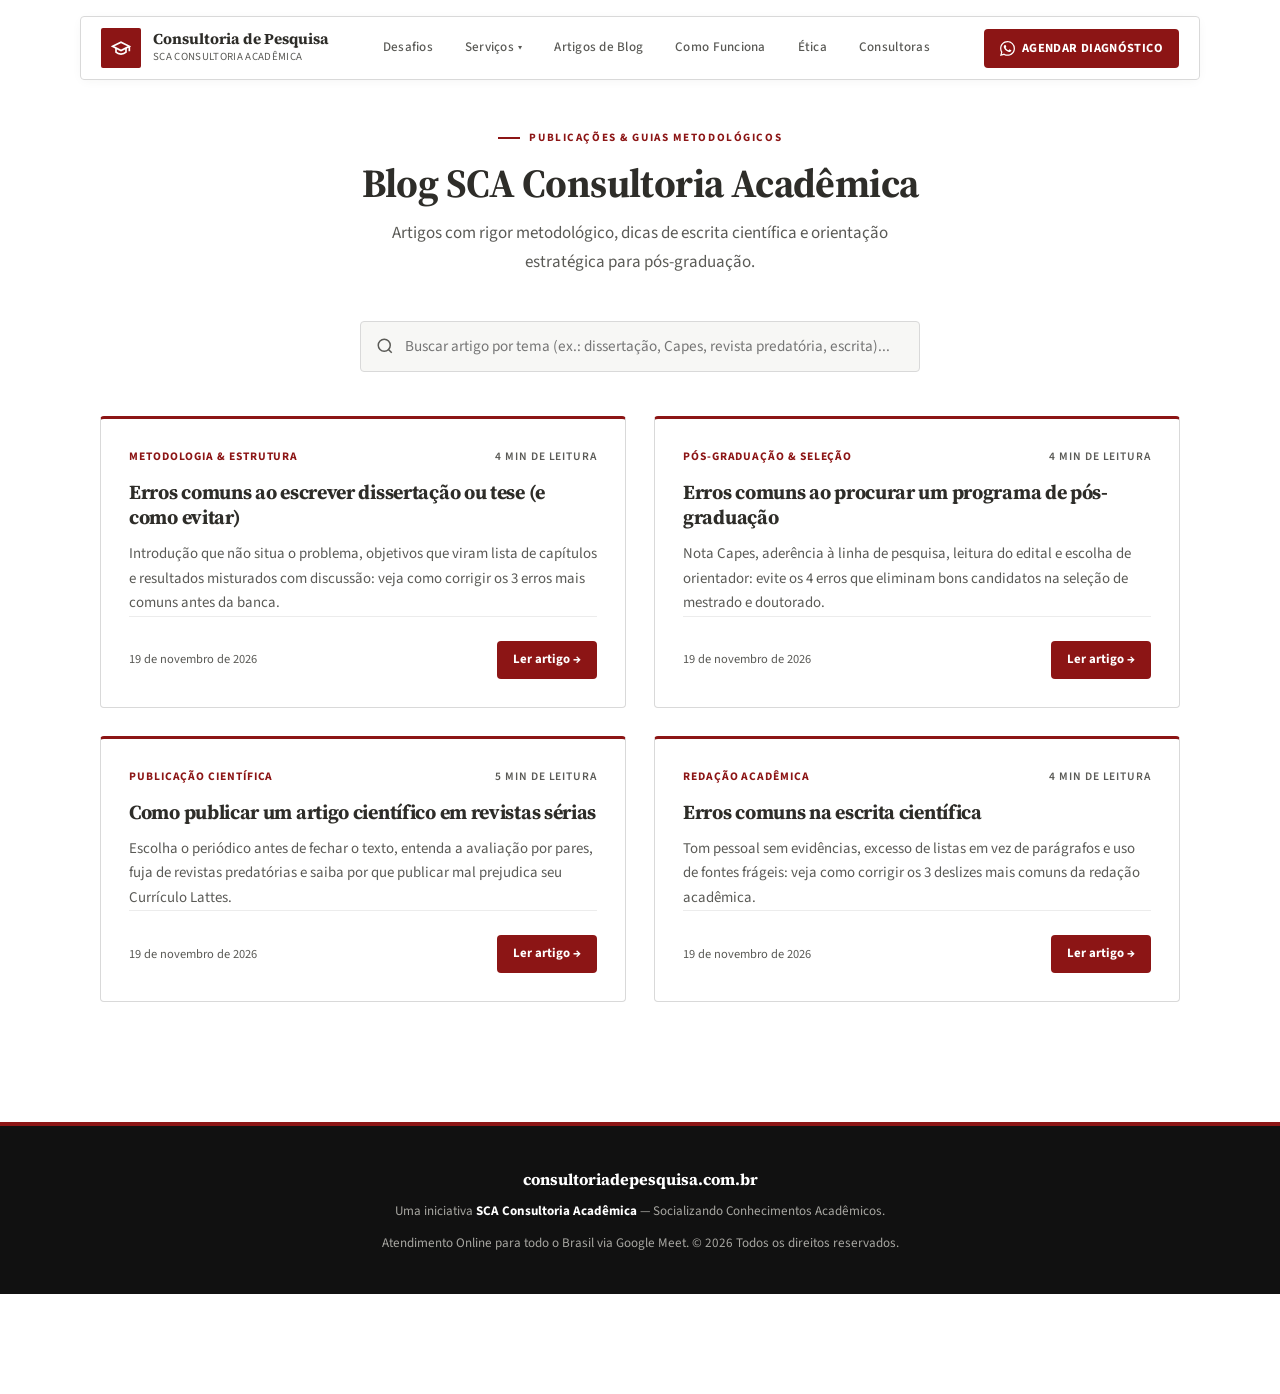
<file: blog/index.html>
<!DOCTYPE html>
<html lang="pt-BR">
<head>
  <meta charset="UTF-8">
  <meta name="viewport" content="width=device-width, initial-scale=1.0">
  <meta name="robots" content="index, follow">
  <meta name="description" content="Blog SCA Consultoria Acadêmica - Artigos sobre metodologia acadêmica, pós-graduação, publicação científica e escrita científica com rigor e autoridade.">
  <link rel="canonical" href="https://consultoriadepesquisa.com.br/blog/">
  <title>Blog SCA Consultoria Acadêmica | Artigos de Metodologia e Pós-Graduação</title>
  <link rel="preconnect" href="https://fonts.googleapis.com">
  <link rel="preconnect" href="https://fonts.gstatic.com" crossorigin>
  <link href="https://fonts.googleapis.com/css2?family=Source+Sans+3:wght@400;600;700&family=Source+Serif+4:opsz,wght@8..60,600;8..60,700&display=swap" rel="stylesheet">
  <link rel="stylesheet" href="/style.css">

  <!-- Favicons -->
  <link rel="icon" href="/images/favicon.ico" sizes="any">
  <link rel="icon" type="image/png" sizes="32x32" href="/images/favicon-32x32.png">
  <link rel="icon" type="image/png" sizes="16x16" href="/images/favicon-16x16.png">
  <link rel="apple-touch-icon" sizes="180x180" href="/images/apple-touch-icon.png">

  <!-- Meta Open Graph -->
  <meta property="og:title" content="Blog SCA Consultoria Acadêmica | Artigos de Metodologia e Pós-Graduação">
  <meta property="og:description" content="Artigos sobre metodologia acadêmica, pós-graduação, publicação científica e escrita científica com rigor e autoridade.">
  <meta property="og:type" content="website">
  <meta property="og:url" content="https://consultoriadepesquisa.com.br/blog/">
  <meta property="og:locale" content="pt_BR">
  <meta property="og:site_name" content="SCA Consultoria Acadêmica">
  <meta property="og:image" content="https://consultoriadepesquisa.com.br/images/logo.png">
  <meta property="og:image:width" content="512">
  <meta property="og:image:height" content="512">
  <meta property="og:image:type" content="image/png">
  <meta property="og:image:alt" content="Logo SCA Consultoria Acadêmica">
  <meta name="twitter:card" content="summary">
  <meta name="twitter:title" content="Blog SCA Consultoria Acadêmica | Artigos de Metodologia e Pós-Graduação">
  <meta name="twitter:description" content="Artigos sobre metodologia acadêmica, pós-graduação, publicação científica e escrita científica com rigor e autoridade.">
  <meta name="twitter:image" content="https://consultoriadepesquisa.com.br/images/logo.png">
  <meta name="twitter:image:alt" content="Logo SCA Consultoria Acadêmica">

  <!-- Schema.org JSON-LD -->
  <script type="application/ld+json">
  {
    "@context": "https://schema.org",
    "@type": "Blog",
    "name": "Blog SCA Consultoria Acadêmica",
    "description": "Artigos sobre metodologia acadêmica, pós-graduação, publicação científica e escrita científica com rigor e autoridade.",
    "url": "https://consultoriadepesquisa.com.br/blog/",
    "author": {
      "@type": "Person",
      "name": "Aline do Rocio Neves"
    },
    "publisher": {
      "@type": "Organization",
      "name": "SCA Consultoria Acadêmica"
    }
  }
  </script>
</head>

<body>

  <!-- HEADER -->
  <header class="header-float">
    <div class="header-inner">
      <a href="/#inicio" class="brand">
        <div class="brand-icon">
          <svg aria-hidden="true" viewBox="0 0 24 24" width="20" height="20" fill="none" stroke="currentColor" stroke-width="2">
            <path d="M22 10v6M2 10l10-5 10 5-10 5z"/>
            <path d="M6 12v5c3 3 9 3 12 0v-5"/>
          </svg>
        </div>
        <div>
          <div class="brand-text">Consultoria de Pesquisa</div>
          <div class="brand-sub">SCA Consultoria Acadêmica</div>
        </div>
      </a>

      <nav class="nav-desktop" aria-label="Navegação principal">
        <a href="/#desafios">Desafios</a>
        <div class="nav-dropdown">
          <a href="/#servicos">Serviços <span aria-hidden="true">▾</span></a>
          <div class="nav-dropdown-content">
            <a href="/servicos/reestruturacao-textual-metodologica.html" class="nav-dropdown-item">
              <strong>Reestruturação Textual e Metodológica</strong>
              <span>Leitura integral e revisão pré-banca</span>
            </a>
            <a href="/servicos/orientacao-academica-individualizada.html" class="nav-dropdown-item">
              <strong>Orientação Acadêmica Individualizada</strong>
              <span>Acompanhamento contínuo via Google Meet</span>
            </a>
            <a href="/servicos/mentoria-pos-graduacao-bolsas.html" class="nav-dropdown-item">
              <strong>Mentoria de Pós-Graduação e Bolsas</strong>
              <span>Mapeamento de programas e anteprojeto</span>
            </a>
          </div>
        </div>
        <a href="/blog/">Artigos de Blog</a>
        <a href="/#como-funciona">Como Funciona</a>
        <a href="/#etica">Ética</a>
        <a href="/#consultora">Consultoras</a>
      </nav>

      <div style="display:flex; align-items:center; gap:0.5rem;">
        <a href="https://wa.me/5541999797577?text=Ol%C3%A1%21%20Gostaria%20de%20agendar%20um%20diagn%C3%B3stico%20para%20minha%20pesquisa." target="_blank" rel="noopener noreferrer" class="btn-whatsapp">
          <svg aria-hidden="true" viewBox="0 0 24 24" width="15" height="15" fill="currentColor"><path d="M17.472 14.382c-.297-.149-1.758-.867-2.03-.967-.273-.099-.471-.148-.67.15-.197.297-.767.966-.94 1.164-.173.199-.347.223-.644.075-.297-.15-1.255-.463-2.39-1.475-.883-.788-1.48-1.761-1.653-2.059-.173-.297-.018-.458.13-.606.134-.133.298-.347.446-.52.149-.174.198-.298.298-.497.099-.198.05-.371-.025-.52-.075-.149-.669-1.612-.916-2.207-.242-.579-.487-.5-.669-.51-.173-.008-.371-.01-.57-.01-.198 0-.52.074-.792.372-.272.297-1.04 1.016-1.04 2.479 0 1.462 1.065 2.875 1.213 3.074.149.198 2.096 3.2 5.077 4.487.709.306 1.262.489 1.694.625.712.227 1.36.195 1.871.118.571-.085 1.758-.719 2.006-1.413.248-.694.248-1.289.173-1.413-.074-.124-.272-.198-.57-.347m-5.421 7.403h-.004a9.87 9.87 0 01-5.031-1.378l-.361-.214-3.741.982.998-3.648-.235-.374a9.86 9.86 0 01-1.51-5.26c.001-5.45 4.436-9.884 9.888-9.884 2.64 0 5.122 1.03 6.988 2.898a9.825 9.825 0 012.893 6.994c-.003 5.45-4.437 9.884-9.885 9.884m8.413-18.297A11.815 11.815 0 0012.05 0C5.495 0 .16 5.335.157 11.892c0 2.096.547 4.142 1.588 5.945L.057 24l6.305-1.654a11.882 11.882 0 005.683 1.448h.005c6.554 0 11.89-5.335 11.893-11.893a11.821 11.821 0 00-3.48-8.413z"/></svg>
          <span>Agendar Diagnóstico</span>
        </a>
        <button class="menu-btn" id="menuBtn" aria-label="Abrir menu" aria-expanded="false">
          <svg aria-hidden="true" viewBox="0 0 24 24" fill="none" stroke="currentColor" stroke-width="2"><line x1="3" y1="6" x2="21" y2="6"/><line x1="3" y1="12" x2="21" y2="12"/><line x1="3" y1="18" x2="21" y2="18"/></svg>
        </button>
      </div>
    </div>

    <nav class="mobile-menu" id="mobileMenu" aria-label="Navegação mobile">
      <a href="/#desafios">Desafios da Pesquisa</a>
      <a href="/#servicos">Nossos Serviços</a>
      <a href="/blog/">Artigos de Blog</a>
      <a href="/servicos/reestruturacao-textual-metodologica.html" class="mobile-subitem">Reestruturação Textual e Metodológica</a>
      <a href="/servicos/orientacao-academica-individualizada.html" class="mobile-subitem">Orientação Acadêmica Individualizada</a>
      <a href="/servicos/mentoria-pos-graduacao-bolsas.html" class="mobile-subitem">Mentoria de Pós-Graduação e Bolsas</a>
      <a href="/#como-funciona">Como Funciona</a>
      <a href="/#etica">Ética</a>
      <a href="/#consultora">Consultoras</a>
    </nav>
  </header>

  <main>
    <section class="blog-section">
      <div class="container">
        <div class="section-head">
          <div class="section-label">Publicações & Guias Metodológicos</div>
          <h2>Blog SCA Consultoria Acadêmica</h2>
          <p>Artigos com rigor metodológico, dicas de escrita científica e orientação estratégica para pós-graduação.</p>
        </div>

        <!-- BUSCADOR SIMPLES -->
        <div class="blog-search-wrap">
          <svg aria-hidden="true" viewBox="0 0 24 24" fill="none" stroke="currentColor" stroke-width="2">
            <circle cx="11" cy="11" r="8"/>
            <line x1="21" y1="21" x2="16.65" y2="16.65"/>
          </svg>
          <input
            type="search"
            id="blogSearch"
            class="blog-search-input"
            placeholder="Buscar artigo por tema (ex.: dissertação, Capes, revista predatória, escrita)..."
            aria-label="Buscar artigos no blog"
          >
        </div>

        <!-- GRADE 2x2 UNIFORME -->
        <div class="blog-grid" id="blogGrid">

          <!-- Artigo 1 -->
          <article class="blog-card" data-search="dissertação tese introdução problema objetivos justificativa resultados discussão considerações finais banca">
            <div class="blog-card-meta">
              <span>Metodologia & Estrutura</span>
              <span>4 min de leitura</span>
            </div>
            <div class="blog-card-body">
              <h3><a href="/blog/erros-comuns-dissertacao-ou-tese.html">Erros comuns ao escrever dissertação ou tese (e como evitar)</a></h3>
              <p>Introdução que não situa o problema, objetivos que viram lista de capítulos e resultados misturados com discussão: veja como corrigir os 3 erros mais comuns antes da banca.</p>
            </div>
            <div class="blog-card-footer">
              <span class="blog-card-date">19 de novembro de 2026</span>
              <a href="/blog/erros-comuns-dissertacao-ou-tese.html" class="blog-card-link">Ler artigo →</a>
            </div>
          </article>

          <!-- Artigo 2 -->
          <article class="blog-card" data-search="pós-graduação mestrado doutorado capes nota edital linha de pesquisa orientador anteprojeto bolsas">
            <div class="blog-card-meta">
              <span>Pós-Graduação & Seleção</span>
              <span>4 min de leitura</span>
            </div>
            <div class="blog-card-body">
              <h3><a href="/blog/erros-comuns-procurar-programa-pos-graduacao.html">Erros comuns ao procurar um programa de pós-graduação</a></h3>
              <p>Nota Capes, aderência à linha de pesquisa, leitura do edital e escolha de orientador: evite os 4 erros que eliminam bons candidatos na seleção de mestrado e doutorado.</p>
            </div>
            <div class="blog-card-footer">
              <span class="blog-card-date">19 de novembro de 2026</span>
              <a href="/blog/erros-comuns-procurar-programa-pos-graduacao.html" class="blog-card-link">Ler artigo →</a>
            </div>
          </article>

          <!-- Artigo 3 -->
          <article class="blog-card" data-search="publicar artigo científico revista períodos avaliação por pares predatórias scielo doaj scopus lattes">
            <div class="blog-card-meta">
              <span>Publicação Científica</span>
              <span>5 min de leitura</span>
            </div>
            <div class="blog-card-body">
              <h3><a href="/blog/como-publicar-artigo-cientifico.html">Como publicar um artigo científico em revistas sérias</a></h3>
              <p>Escolha o periódico antes de fechar o texto, entenda a avaliação por pares, fuja de revistas predatórias e saiba por que publicar mal prejudica seu Currículo Lattes.</p>
            </div>
            <div class="blog-card-footer">
              <span class="blog-card-date">19 de novembro de 2026</span>
              <a href="/blog/como-publicar-artigo-cientifico.html" class="blog-card-link">Ler artigo →</a>
            </div>
          </article>

          <!-- Artigo 4 -->
          <article class="blog-card" data-search="escrita científica redação acadêmica impessoalidade conectivos paráfrase apud fontes scielo capes">
            <div class="blog-card-meta">
              <span>Redação Acadêmica</span>
              <span>4 min de leitura</span>
            </div>
            <div class="blog-card-body">
              <h3><a href="/blog/erros-comuns-escrita-cientifica.html">Erros comuns na escrita científica</a></h3>
              <p>Tom pessoal sem evidências, excesso de listas em vez de parágrafos e uso de fontes frágeis: veja como corrigir os 3 deslizes mais comuns da redação acadêmica.</p>
            </div>
            <div class="blog-card-footer">
              <span class="blog-card-date">19 de novembro de 2026</span>
              <a href="/blog/erros-comuns-escrita-cientifica.html" class="blog-card-link">Ler artigo →</a>
            </div>
          </article>

        </div>

        <div class="blog-empty" id="blogEmpty">
          Nenhum artigo encontrado para esse termo. Tente buscar por <strong>dissertação</strong>, <strong>Capes</strong>, <strong>publicação</strong> ou <strong>escrita</strong>.
        </div>
      </div>
    </section>
  </main>

  <!-- FOOTER ESTÁTICO -->
  <footer class="footer-estatico">
    <div class="container">
      <p style="font-weight:700; color:var(--white); font-size:1rem; font-family:'Source Serif 4', Georgia, serif;">consultoriadepesquisa.com.br</p>
      <p style="margin-top:0.4rem;">Uma iniciativa <strong>SCA Consultoria Acadêmica</strong> — Socializando Conhecimentos Acadêmicos.</p>
      <p style="margin-top:0.6rem;">Atendimento Online para todo o Brasil via Google Meet. © 2026 Todos os direitos reservados.</p>
    </div>
  </footer>

  <script src="/app.js" defer></script>
  <script>
    document.addEventListener('DOMContentLoaded', () => {
      const searchInput = document.getElementById('blogSearch');
      const cards = Array.from(document.querySelectorAll('#blogGrid .blog-card'));
      const emptyState = document.getElementById('blogEmpty');

      if (!searchInput) return;

      const normalize = (str) =>
        str.toLowerCase().normalize('NFD').replace(/[\u0300-\u036f]/g, '');

      searchInput.addEventListener('input', () => {
        const term = normalize(searchInput.value.trim());
        let visibleCount = 0;

        cards.forEach((card) => {
          const haystack = normalize(
            card.textContent + ' ' + (card.getAttribute('data-search') || '')
          );
          const match = !term || haystack.includes(term);
          card.style.display = match ? 'flex' : 'none';
          if (match) visibleCount++;
        });

        if (emptyState) {
          emptyState.style.display = visibleCount === 0 ? 'block' : 'none';
        }
      });
    });
  </script>
</body>
</html>
</file>
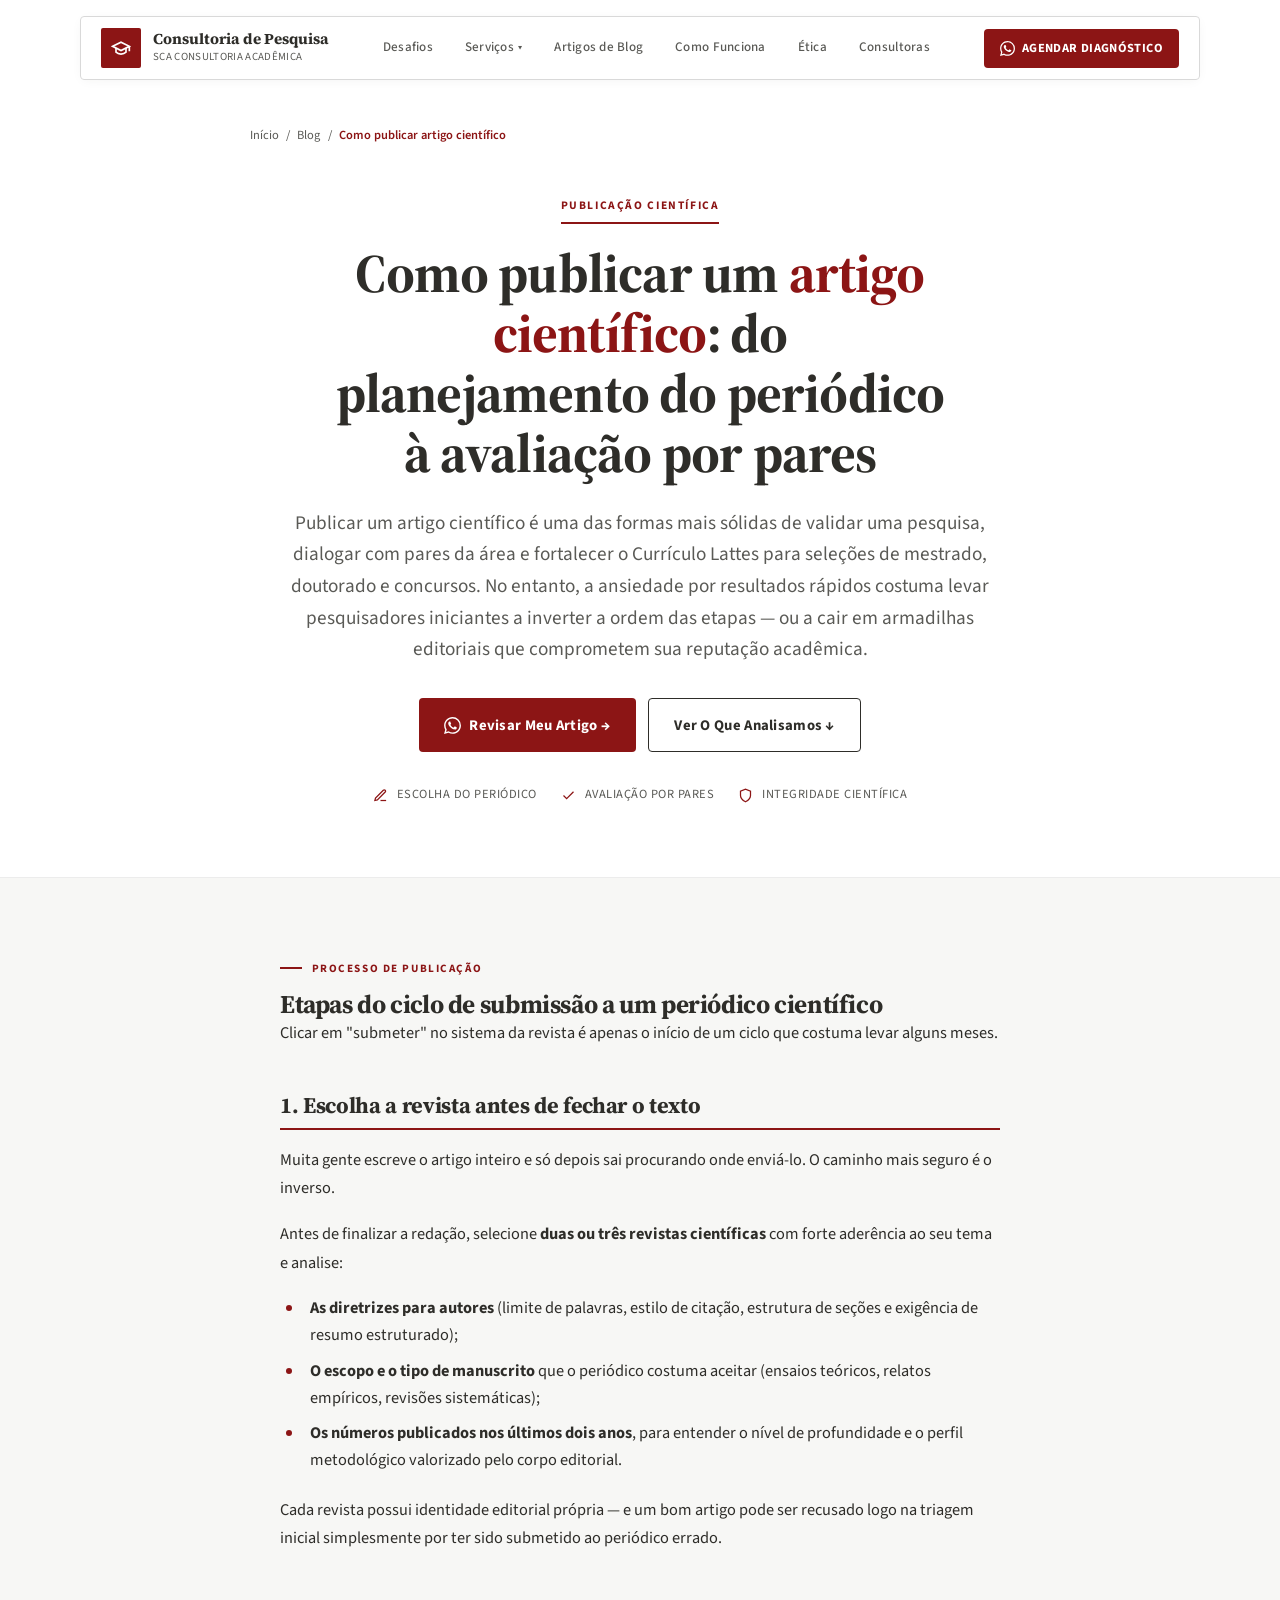
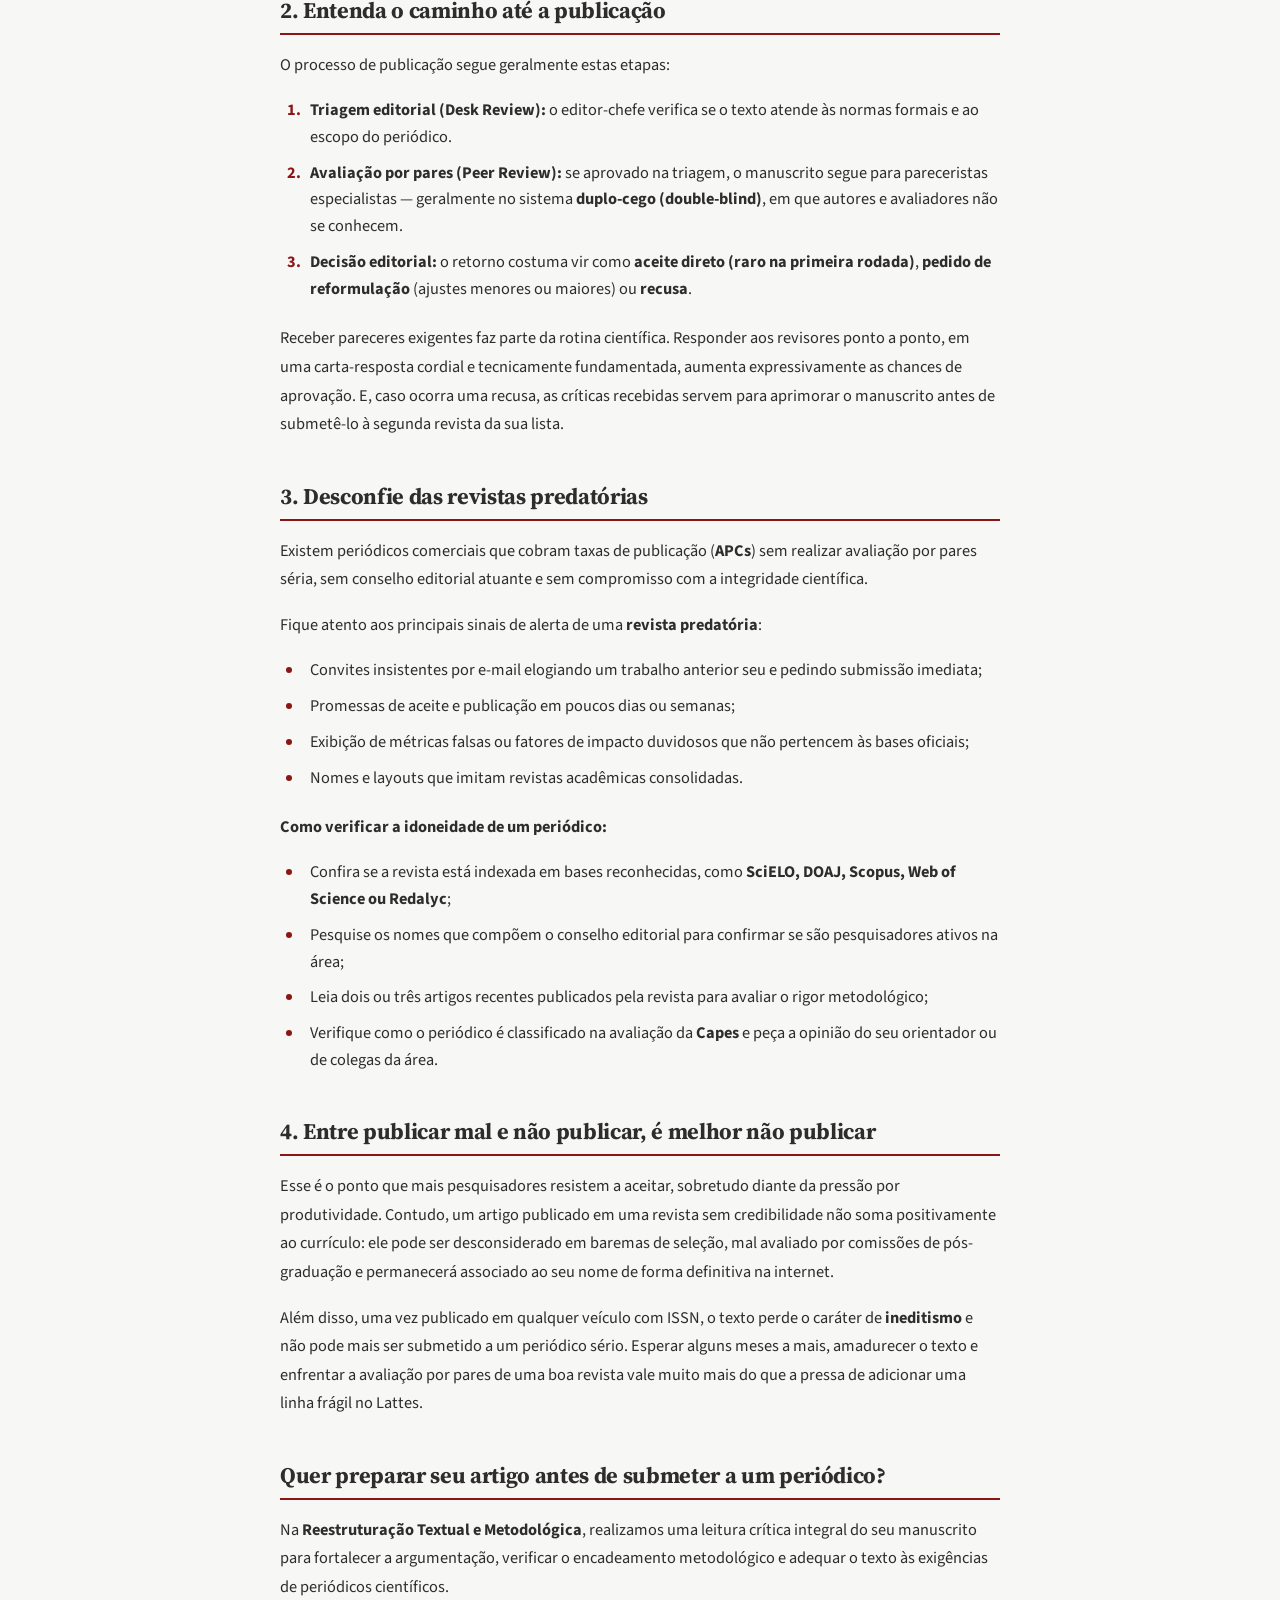
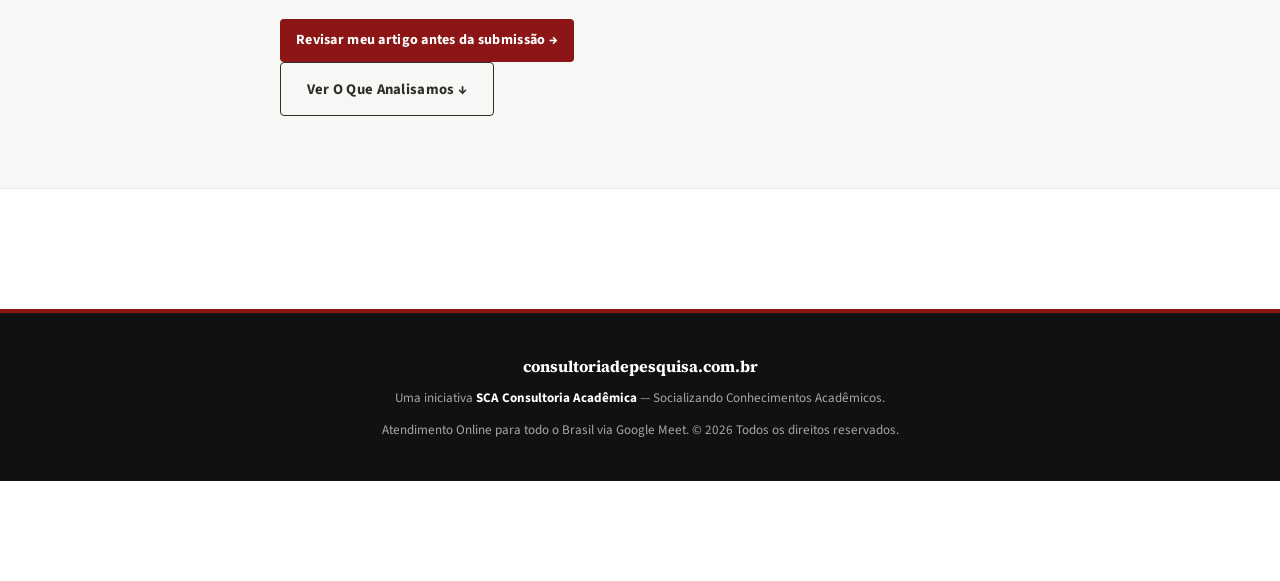
<file: blog/como-publicar-artigo-cientifico.html>
<!DOCTYPE html>
<html lang="pt-BR">
<head>
  <meta charset="UTF-8">
  <meta name="viewport" content="width=device-width, initial-scale=1.0">
  <meta name="robots" content="index, follow">
  <meta name="description" content="Escolha o periódico antes de fechar o texto, entenda a avaliação por pares, fuja de revistas predatórias e saiba por que publicar mal prejudica seu Currículo Lattes.">
  <link rel="canonical" href="https://consultoriadepesquisa.com.br/blog/como-publicar-artigo-cientifico.html">
  <title>Como publicar um artigo científico em revistas sérias | SCA Consultoria</title>
  <link rel="preconnect" href="https://fonts.googleapis.com">
  <link rel="preconnect" href="https://fonts.gstatic.com" crossorigin>
  <link href="https://fonts.googleapis.com/css2?family=Source+Sans+3:wght@400;600;700&family=Source+Serif+4:opsz,wght@8..60,600;8..60,700&display=swap" rel="stylesheet">
  <link rel="stylesheet" href="/style.css">

  <!-- Favicons -->
  <link rel="icon" href="/images/favicon.ico" sizes="any">
  <link rel="icon" type="image/png" sizes="32x32" href="/images/favicon-32x32.png">
  <link rel="icon" type="image/png" sizes="16x16" href="/images/favicon-16x16.png">
  <link rel="apple-touch-icon" sizes="180x180" href="/images/apple-touch-icon.png">

  <!-- Meta Open Graph -->
  <meta property="og:title" content="Como publicar um artigo científico em revistas sérias | SCA Consultoria">
  <meta property="og:description" content="Escolha o periódico antes de fechar o texto, entenda a avaliação por pares, fuja de revistas predatórias e saiba por que publicar mal prejudica seu Currículo Lattes.">
  <meta property="og:type" content="article">
  <meta property="og:url" content="https://consultoriadepesquisa.com.br/blog/como-publicar-artigo-cientifico.html">
  <meta property="og:locale" content="pt_BR">
  <meta property="og:site_name" content="SCA Consultoria Acadêmica">
  <meta property="og:image" content="https://consultoriadepesquisa.com.br/images/logo.png">
  <meta property="og:image:width" content="512">
  <meta property="og:image:height" content="512">
  <meta property="og:image:type" content="image/png">
  <meta property="og:image:alt" content="Logo SCA Consultoria Acadêmica">
  <meta name="twitter:card" content="summary">
  <meta name="twitter:title" content="Como publicar um artigo científico em revistas sérias | SCA Consultoria">
  <meta name="twitter:description" content="Escolha o periódico antes de fechar o texto, entenda a avaliação por pares, fuja de revistas predatórias e saiba por que publicar mal prejudica seu Currículo Lattes.">
  <meta name="twitter:image" content="https://consultoriadepesquisa.com.br/images/logo.png">
  <meta name="twitter:image:alt" content="Logo SCA Consultoria Acadêmica">

  <!-- Schema.org JSON-LD -->
  <script type="application/ld+json">
  {
    "@context": "https://schema.org",
    "@type": "Article",
    "headline": "Como publicar um artigo científico: do planejamento do periódico à avaliação por pares",
    "author": {
      "@type": "Person",
      "name": "Aline do Rocio Neves"
    },
    "publisher": {
      "@type": "Organization",
      "name": "SCA Consultoria Acadêmica",
      "logo": {
        "@type": "ImageObject",
        "url": "https://consultoriadepesquisa.com.br/images/logo.png"
      }
    },
    "datePublished": "2026-01-15",
    "mainEntityOfPage": {
      "@type": "WebPage",
      "@id": "https://consultoriadepesquisa.com.br/blog/como-publicar-artigo-cientifico.html"
    }
  }
  </script>
</head>
<body>

  <!-- HEADER -->
  <header class="header-float">
    <div class="header-inner">
      <a href="/#inicio" class="brand">
        <div class="brand-icon">
          <svg aria-hidden="true" viewBox="0 0 24 24" width="20" height="20" fill="none" stroke="currentColor" stroke-width="2">
            <path d="M22 10v6M2 10l10-5 10 5-10 5z"/>
            <path d="M6 12v5c3 3 9 3 12 0v-5"/>
          </svg>
        </div>
        <div>
          <div class="brand-text">Consultoria de Pesquisa</div>
          <div class="brand-sub">SCA Consultoria Acadêmica</div>
        </div>
      </a>

      <nav class="nav-desktop" aria-label="Navegação principal">
        <a href="/#desafios">Desafios</a>
        <div class="nav-dropdown">
          <a href="/#servicos">Serviços <span aria-hidden="true">▾</span></a>
          <div class="nav-dropdown-content">
            <a href="/servicos/reestruturacao-textual-metodologica.html" class="nav-dropdown-item">
              <strong>Reestruturação Textual e Metodológica</strong>
              <span>Leitura integral e revisão pré-banca</span>
            </a>
            <a href="/servicos/orientacao-academica-individualizada.html" class="nav-dropdown-item">
              <strong>Orientação Acadêmica Individualizada</strong>
              <span>Acompanhamento contínuo via Google Meet</span>
            </a>
            <a href="/servicos/mentoria-pos-graduacao-bolsas.html" class="nav-dropdown-item">
              <strong>Mentoria de Pós-Graduação e Bolsas</strong>
              <span>Mapeamento de programas e anteprojeto</span>
            </a>
          </div>
        </div>
        <a href="/blog/" class="nav-desktop">Artigos de Blog</a>
        <a href="/#como-funciona">Como Funciona</a>
        <a href="/#etica">Ética</a>
        <a href="/#consultora">Consultoras</a>
      </nav>

      <div style="display:flex; align-items:center; gap:0.5rem;">
        <a href="https://wa.me/5541999797577?text=Ol%C3%A1%21%20Gostaria%20de%20agendar%20um%20diagn%C3%B3stico%20para%20minha%20pesquisa." target="_blank" rel="noopener noreferrer" class="btn-whatsapp">
          <svg aria-hidden="true" viewBox="0 0 24 24" width="15" height="15" fill="currentColor"><path d="M17.472 14.382c-.297-.149-1.758-.867-2.03-.967-.273-.099-.471-.148-.67.15-.197.297-.767.966-.94 1.164-.173.199-.347.223-.644.075-.297-.15-1.255-.463-2.39-1.475-.883-.788-1.48-1.761-1.653-2.059-.173-.297-.018-.458.13-.606.134-.133.298-.347.446-.52.149-.174.198-.298.298-.497.099-.198.05-.371-.025-.52-.075-.149-.669-1.612-.916-2.207-.242-.579-.487-.5-.669-.51-.173-.008-.371-.01-.57-.01-.198 0-.52.074-.792.372-.272.297-1.04 1.016-1.04 2.479 0 1.462 1.065 2.875 1.213 3.074.149.198 2.096 3.2 5.077 4.487.709.306 1.262.489 1.694.625.712.227 1.36.195 1.871.118.571-.085 1.758-.719 2.006-1.413.248-.694.248-1.289.173-1.413-.074-.124-.272-.198-.57-.347m-5.421 7.403h-.004a9.87 9.87 0 01-5.031-1.378l-.361-.214-3.741.982.998-3.648-.235-.374a9.86 9.86 0 01-1.51-5.26c.001-5.45 4.436-9.884 9.888-9.884 2.64 0 5.122 1.03 6.988 2.898a9.825 9.825 0 012.893 6.994c-.003 5.45-4.437 9.884-9.885 9.884m8.413-18.297A11.815 11.815 0 0012.05 0C5.495 0 .16 5.335.157 11.892c0 2.096.547 4.142 1.588 5.945L.057 24l6.305-1.654a11.882 11.882 0 005.683 1.448h.005c6.554 0 11.89-5.335 11.893-11.893a11.821 11.821 0 00-3.48-8.413z"/></svg>
          <span>Agendar Diagnóstico</span>
        </a>
        <button class="menu-btn" id="menuBtn" aria-label="Abrir menu" aria-expanded="false">
          <svg aria-hidden="true" viewBox="0 0 24 24" fill="none" stroke="currentColor" stroke-width="2"><line x1="3" y1="6" x2="21" y2="6"/><line x1="3" y1="12" x2="21" y2="12"/><line x1="3" y1="18" x2="21" y2="18"/></svg>
        </button>
      </div>
    </div>

    <nav class="mobile-menu" id="mobileMenu" aria-label="Navegação mobile">
      <a href="/#desafios">Desafios da Pesquisa</a>
      <a href="/#servicos">Nossos Serviços</a>
      <a href="/blog/" class="mobile-subitem">Artigos de Blog</a>
      <a href="/servicos/reestruturacao-textual-metodologica.html" class="mobile-subitem">Reestruturação Textual e Metodológica</a>
      <a href="/servicos/orientacao-academica-individualizada.html" class="mobile-subitem">Orientação Acadêmica Individualizada</a>
      <a href="/servicos/mentoria-pos-graduacao-bolsas.html" class="mobile-subitem">Mentoria de Pós-Graduação e Bolsas</a>
      <a href="/#como-funciona">Como Funciona</a>
      <a href="/#etica">Ética</a>
      <a href="/#consultora">Consultoras</a>
    </nav>
  </header>

  <main>
    <section class="blog-section">

    <!-- BREADCRUMB -->
    <div class="container" style="max-width: 820px;">
      <nav class="breadcrumb" aria-label="Você está em">
        <a href="/">Início</a>
        <span aria-hidden="true">/</span>
        <a href="/blog/">Blog</a>
        <span aria-hidden="true">/</span>
        <span aria-current="page">Como publicar artigo científico</span>
      </nav>
    </div>

    <!-- ARTICLE HEAD -->
    <section class="hero" style="background:var(--white); border-bottom:1px solid var(--border-light); padding: 1.5rem 0 4.5rem;">
      <div class="container hero-inner">
        <div>
          <div class="kicker">Publicação Científica</div>
        </div>
        <h1>Como publicar um <span>artigo científico</span>: do planejamento do periódico à avaliação por pares</h1>
        <p class="lead">Publicar um artigo científico é uma das formas mais sólidas de validar uma pesquisa, dialogar com pares da área e fortalecer o Currículo Lattes para seleções de mestrado, doutorado e concursos. No entanto, a ansiedade por resultados rápidos costuma levar pesquisadores iniciantes a inverter a ordem das etapas — ou a cair em armadilhas editoriais que comprometem sua reputação acadêmica.</p>

        <div class="hero-actions">
          <a href="https://wa.me/5541999797577?text=Ol%C3%A1%21%20Gostaria%20de%20revisar%20meu%20artigo%20antes%20da%20submissão." target="_blank" rel="noopener noreferrer" class="btn-primary">
            <svg aria-hidden="true" viewBox="0 0 24 24" width="17" height="17" fill="currentColor"><path d="M17.472 14.382c-.297-.149-1.758-.867-2.03-.967-.273-.099-.471-.148-.67.15-.197.297-.767.966-.94 1.164-.173.199-.347.223-.644.075-.297-.15-1.255-.463-2.39-1.475-.883-.788-1.48-1.761-1.653-2.059-.173-.297-.018-.458.13-.606.134-.133.298-.347.446-.52.149-.174.198-.298.298-.497.099-.198.05-.371-.025-.52-.075-.149-.669-1.612-.916-2.207-.242-.579-.487-.5-.669-.51-.173-.008-.371-.01-.57-.01-.198 0-.52.074-.792.372-.272.297-1.04 1.016-1.04 2.479 0 1.462 1.065 2.875 1.213 3.074.149.198 2.096 3.2 5.077 4.487.709.306 1.262.489 1.694.625.712.227 1.36.195 1.871.118.571-.085 1.758-.719 2.006-1.413.248-.694.248-1.289.173-1.413-.074-.124-.272-.198-.57-.347m-5.421 7.403h-.004a9.87 9.87 0 01-5.031-1.378l-.361-.214-3.741.982.998-3.648-.235-.374a9.86 9.86 0 01-1.51-5.26c.001-5.45 4.436-9.884 9.888-9.884 2.64 0 5.122 1.03 6.988 2.898a9.825 9.825 0 012.893 6.994c-.003 5.45-4.437 9.884-9.885 9.884m8.413-18.297A11.815 11.815 0 0012.05 0C5.495 0 .16 5.335.157 11.892c0 2.096.547 4.142 1.588 5.945L.057 24l6.305-1.654a11.882 11.882 0 005.683 1.448h.005c6.554 0 11.89-5.335 11.893-11.893a11.821 11.821 0 00-3.48-8.413z"/></svg>
            Revisar Meu Artigo →
          </a>
          <a href="#conteudo-artigo" class="btn-outline">Ver O Que Analisamos ↓</a>
        </div>

        <div class="hero-meta">
          <span><svg aria-hidden="true" viewBox="0 0 24 24" fill="none" stroke="currentColor" stroke-width="2"><path d="M12 20h9"/><path d="M16.5 3.5a2.121 2.121 0 0 1 3 3L7 19l-4 1 1-4L16.5 3.5z"/></svg> Escolha do Periódico</span>
          <span><svg aria-hidden="true" viewBox="0 0 24 24" fill="none" stroke="currentColor" stroke-width="2"><polyline points="20 6 9 17 4 12"/></svg> Avaliação por Pares</span>
          <span><svg aria-hidden="true" viewBox="0 0 24 24" fill="none" stroke="currentColor" stroke-width="2"><path d="M12 22s8-4 8-10V5l-8-3-8 3v7c0 6 8 10 8 10z"/></svg> Integridade Científica</span>
        </div>
      </div>
    </section>

    <!-- CONTEÚDO DO ARTIGO -->
    <section style="background:var(--bg-warm); border-bottom:1px solid var(--border-light);">
      <div class="container">
<div class="article-prose" id="conteudo-artigo">
          <div class="section-label">Processo de Publicação</div>
          <h2>Etapas do ciclo de submissão a um periódico científico</h2>
          <p>Clicar em "submeter" no sistema da revista é apenas o início de um ciclo que costuma levar alguns meses.</p>
          
          <h3>1. Escolha a revista antes de fechar o texto</h3>
          
          <p>Muita gente escreve o artigo inteiro e só depois sai procurando onde enviá-lo. O caminho mais seguro é o inverso.</p>
          
          <p>Antes de finalizar a redação, selecione <strong>duas ou três revistas científicas</strong> com forte aderência ao seu tema e analise:</p>
          
          <ul>
            <li><strong>As diretrizes para autores</strong> (limite de palavras, estilo de citação, estrutura de seções e exigência de resumo estruturado);</li>
            <li><strong>O escopo e o tipo de manuscrito</strong> que o periódico costuma aceitar (ensaios teóricos, relatos empíricos, revisões sistemáticas);</li>
            <li><strong>Os números publicados nos últimos dois anos</strong>, para entender o nível de profundidade e o perfil metodológico valorizado pelo corpo editorial.</li>
          </ul>
          
          <p>Cada revista possui identidade editorial própria — e um bom artigo pode ser recusado logo na triagem inicial simplesmente por ter sido submetido ao periódico errado.</p>
          
          <h3>2. Entenda o caminho até a publicação</h3>
          
          <p>O processo de publicação segue geralmente estas etapas:</p>
          
          <ol>
            <li><strong>Triagem editorial (Desk Review):</strong> o editor-chefe verifica se o texto atende às normas formais e ao escopo do periódico.</li>
            
            <li><strong>Avaliação por pares (Peer Review):</strong> se aprovado na triagem, o manuscrito segue para pareceristas especialistas — geralmente no sistema <strong>duplo-cego (double-blind)</strong>, em que autores e avaliadores não se conhecem.</li>
            
            <li><strong>Decisão editorial:</strong> o retorno costuma vir como <strong>aceite direto (raro na primeira rodada)</strong>, <strong>pedido de reformulação</strong> (ajustes menores ou maiores) ou <strong>recusa</strong>.</li>
          </ol>
          
          <p>Receber pareceres exigentes faz parte da rotina científica. Responder aos revisores ponto a ponto, em uma carta-resposta cordial e tecnicamente fundamentada, aumenta expressivamente as chances de aprovação. E, caso ocorra uma recusa, as críticas recebidas servem para aprimorar o manuscrito antes de submetê-lo à segunda revista da sua lista.</p>
          
          <h3>3. Desconfie das revistas predatórias</h3>
          
          <p>Existem periódicos comerciais que cobram taxas de publicação (<strong>APCs</strong>) sem realizar avaliação por pares séria, sem conselho editorial atuante e sem compromisso com a integridade científica.</p>
          
          <p>Fique atento aos principais sinais de alerta de uma <strong>revista predatória</strong>:</p>
          
          <ul>
            <li>Convites insistentes por e-mail elogiando um trabalho anterior seu e pedindo submissão imediata;</li>
            <li>Promessas de aceite e publicação em poucos dias ou semanas;</li>
            <li>Exibição de métricas falsas ou fatores de impacto duvidosos que não pertencem às bases oficiais;</li>
            <li>Nomes e layouts que imitam revistas acadêmicas consolidadas.</li>
          </ul>
          
          <p><strong>Como verificar a idoneidade de um periódico:</strong></p>
          
          <ul>
            <li>Confira se a revista está indexada em bases reconhecidas, como <strong>SciELO, DOAJ, Scopus, Web of Science ou Redalyc</strong>;</li>
            <li>Pesquise os nomes que compõem o conselho editorial para confirmar se são pesquisadores ativos na área;</li>
            <li>Leia dois ou três artigos recentes publicados pela revista para avaliar o rigor metodológico;</li>
            <li>Verifique como o periódico é classificado na avaliação da <strong>Capes</strong> e peça a opinião do seu orientador ou de colegas da área.</li>
          </ul>
          
          <h3>4. Entre publicar mal e não publicar, é melhor não publicar</h3>
          
          <p>Esse é o ponto que mais pesquisadores resistem a aceitar, sobretudo diante da pressão por produtividade. Contudo, um artigo publicado em uma revista sem credibilidade não soma positivamente ao currículo: ele pode ser desconsiderado em baremas de seleção, mal avaliado por comissões de pós-graduação e permanecerá associado ao seu nome de forma definitiva na internet.</p>
          
          <p>Além disso, uma vez publicado em qualquer veículo com ISSN, o texto perde o caráter de <strong>ineditismo</strong> e não pode mais ser submetido a um periódico sério. Esperar alguns meses a mais, amadurecer o texto e enfrentar a avaliação por pares de uma boa revista vale muito mais do que a pressa de adicionar uma linha frágil no Lattes.</p>
          
          <h3>Quer preparar seu artigo antes de submeter a um periódico?</h3>
          
          <p>Na <strong>Reestruturação Textual e Metodológica</strong>, realizamos uma leitura crítica integral do seu manuscrito para fortalecer a argumentação, verificar o encadeamento metodológico e adequar o texto às exigências de periódicos científicos.</p>
          
          <div style="margin-top: 1rem;">
            <a href="https://wa.me/5541999797577?text=Ol%C3%A1%21%20Li%20o%20artigo%20sobre%20publica%C3%A7%C3%A3o%20cient%C3%ADfica%20e%20gostaria%20de%20revisar%20meu%20manuscrito." target="_blank" rel="noopener noreferrer" class="btn-primary" style="font-size: 0.88rem; padding: 0.6rem 1rem;">Revisar meu artigo antes da submissão →</a>
          </div>
          <a href="#conteudo-artigo" class="btn-outline">Ver O Que Analisamos ↓</a>
        </div>
      </div>
    </section>

  </main>

  <!-- FOOTER ESTÁTICO -->
  <footer class="footer-estatico">
    <div class="container">
      <p style="font-weight:700; color:var(--white); font-size:1rem; font-family:'Source Serif 4', Georgia, serif;">consultoriadepesquisa.com.br</p>
      <p style="margin-top:0.4rem;">Uma iniciativa <strong>SCA Consultoria Acadêmica</strong> — Socializando Conhecimentos Acadêmicos.</p>
      <p style="margin-top:0.6rem;">Atendimento Online para todo o Brasil via Google Meet. © 2026 Todos os direitos reservados.</p>
    </div>
  </footer>

  <script src="/app.js" defer></script>
</body>
</html>
</file>
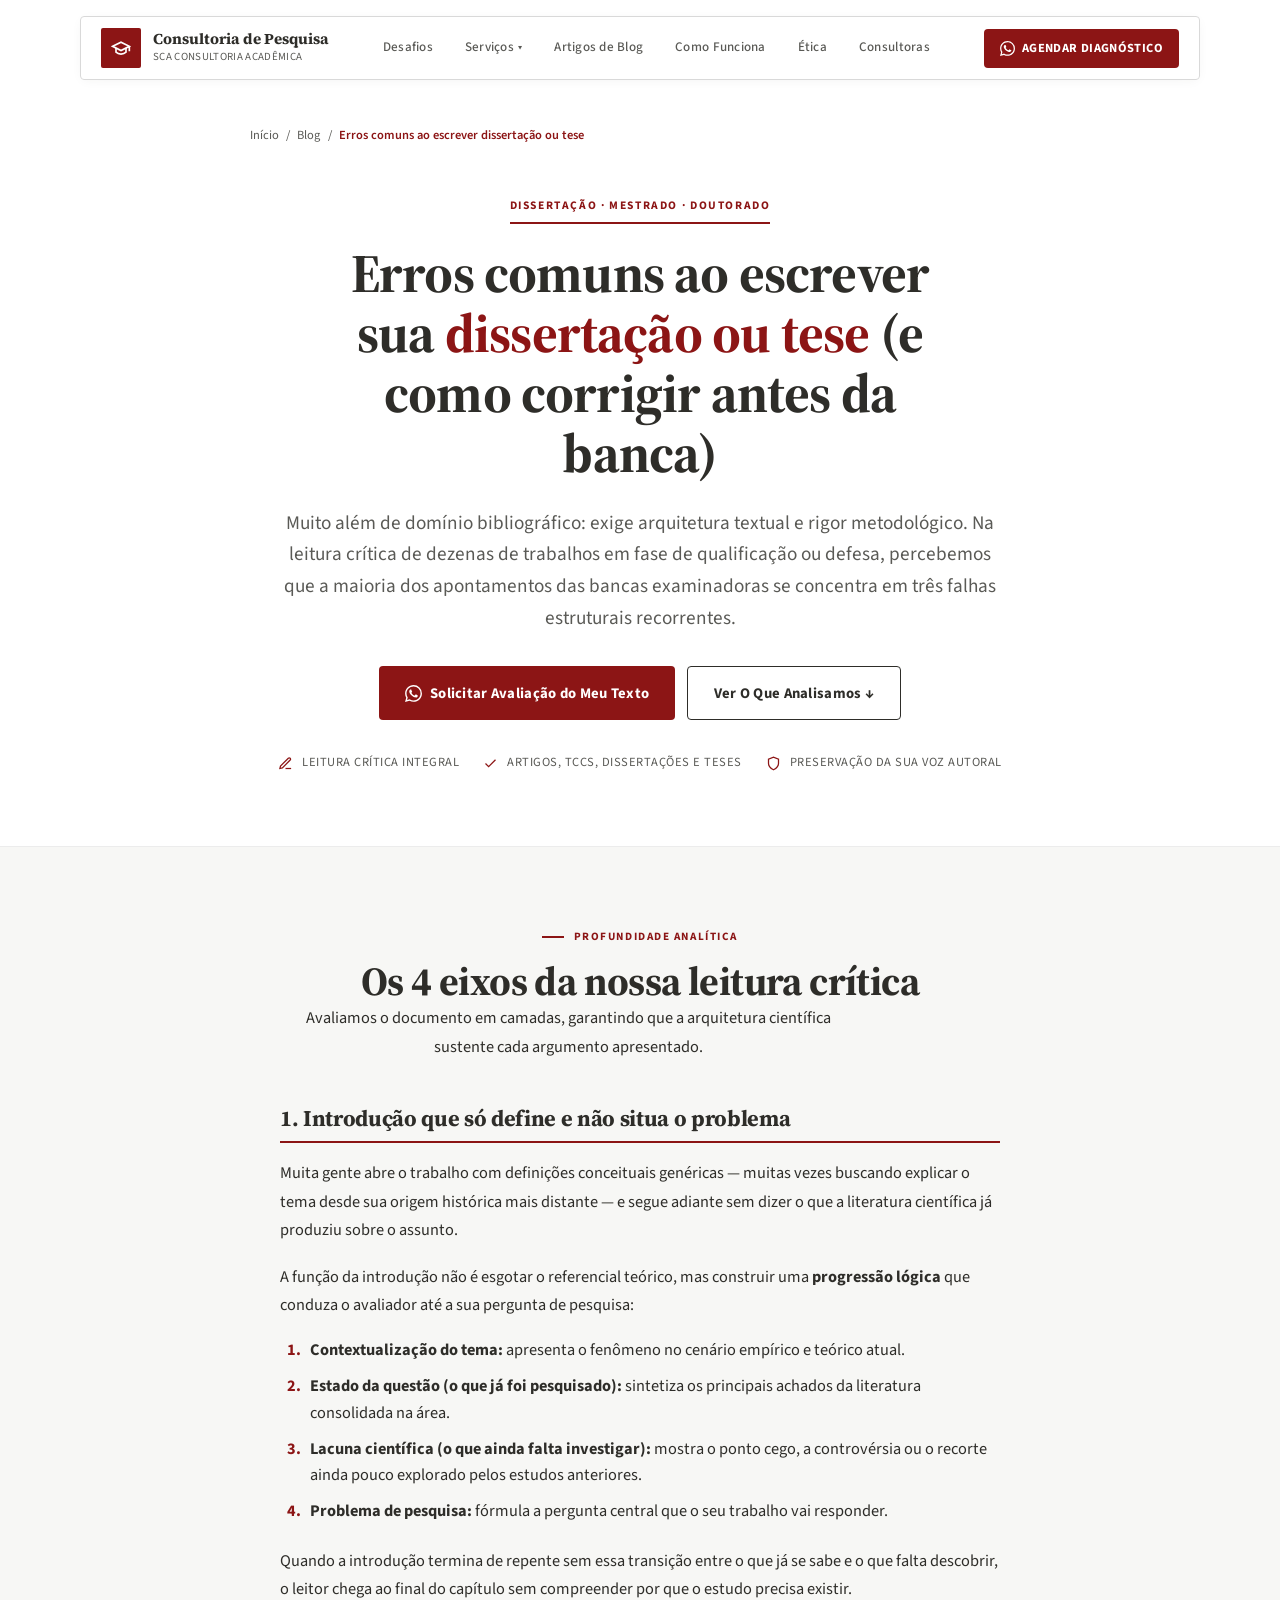
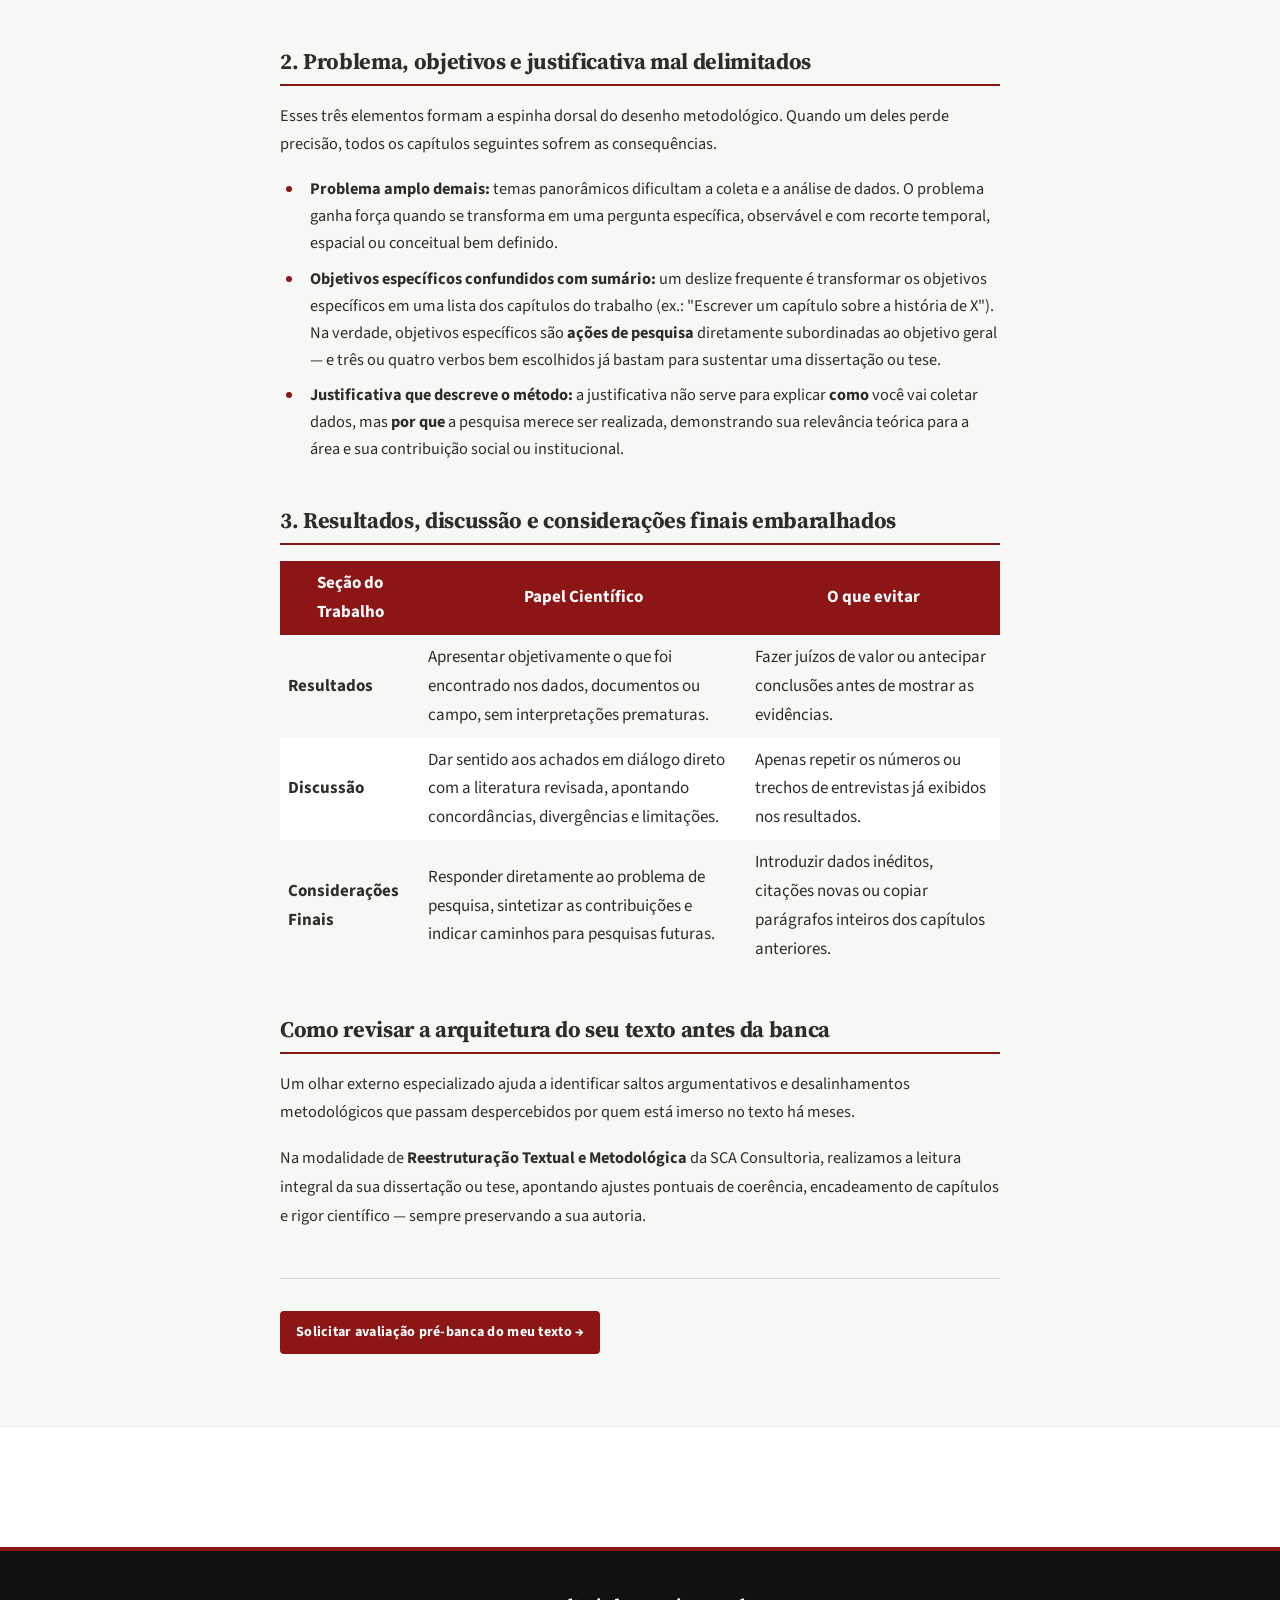
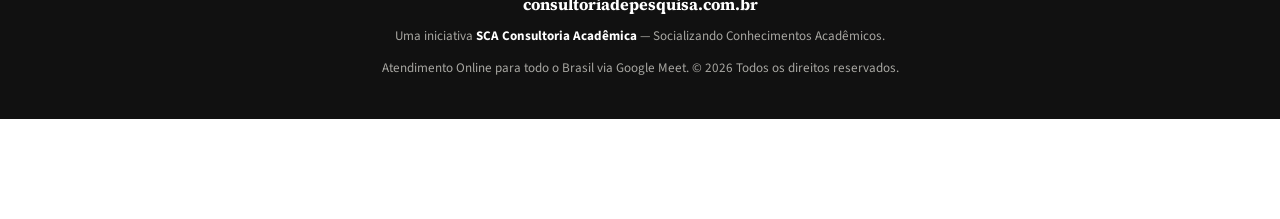
<file: blog/erros-comuns-dissertacao-ou-tese.html>
<!DOCTYPE html>
<html lang="pt-BR">
<head>
  <meta charset="UTF-8">
  <meta name="viewport" content="width=device-width, initial-scale=1.0">
  <meta name="robots" content="index, follow">
  <meta name="description" content="Introdução que não situa o problema, objetivos que viram lista de capítulos e resultados misturados com discussão: veja como corrigir os 3 erros mais comuns antes da banca.">
  <link rel="canonical" href="https://consultoriadepesquisa.com.br/blog/erros-comuns-dissertacao-ou-tese.html">
  <title>Erros comuns ao escrever dissertação ou tese (e como evitar) | SCA Consultoria</title>
  <link rel="preconnect" href="https://fonts.googleapis.com">
  <link rel="preconnect" href="https://fonts.gstatic.com" crossorigin>
  <link href="https://fonts.googleapis.com/css2?family=Source+Sans+3:wght@400;600;700&family=Source+Serif+4:opsz,wght@8..60,600;8..60,700&display=swap" rel="stylesheet">
  <link rel="stylesheet" href="/style.css">

  <!-- Favicons -->
  <link rel="icon" href="/images/favicon.ico" sizes="any">
  <link rel="icon" type="image/png" sizes="32x32" href="/images/favicon-32x32.png">
  <link rel="icon" type="image/png" sizes="16x16" href="/images/favicon-16x16.png">
  <link rel="apple-touch-icon" sizes="180x180" href="/images/apple-touch-icon.png">

  <!-- Meta Open Graph -->
  <meta property="og:title" content="Erros comuns ao escrever dissertação ou tese (e como evitar) | SCA Consultoria">
  <meta property="og:description" content="Introdução que não situa o problema, objetivos que viram lista de capítulos e resultados misturados com discussão: veja como corrigir os 3 erros mais comuns antes da banca.">
  <meta property="og:type" content="article">
  <meta property="og:url" content="https://consultoriadepesquisa.com.br/blog/erros-comuns-dissertacao-ou-tese.html">
  <meta property="og:locale" content="pt_BR">
  <meta property="og:site_name" content="SCA Consultoria Acadêmica">
  <meta property="og:image" content="https://consultoriadepesquisa.com.br/images/logo.png">
  <meta property="og:image:width" content="512">
  <meta property="og:image:height" content="512">
  <meta property="og:image:type" content="image/png">
  <meta property="og:image:alt" content="Logo SCA Consultoria Acadêmica">
  <meta name="twitter:card" content="summary">
  <meta name="twitter:title" content="Erros comuns ao escrever dissertação ou tese (e como evitar) | SCA Consultoria">
  <meta name="twitter:description" content="Introdução que não situa o problema, objetivos que viram lista de capítulos e resultados misturados com discussão: veja como corrigir os 3 erros mais comuns antes da banca.">
  <meta name="twitter:image" content="https://consultoriadepesquisa.com.br/images/logo.png">
  <meta name="twitter:image:alt" content="Logo SCA Consultoria Acadêmica">

  <!-- Schema.org JSON-LD -->
  <script type="application/ld+json">
  {
    "@context": "https://schema.org",
    "@type": "Article",
    "headline": "Erros comuns ao escrever dissertação ou tese (e como evitar)",
    "author": {
      "@type": "Person",
      "name": "Aline do Rocio Neves"
    },
    "publisher": {
      "@type": "Organization",
      "name": "SCA Consultoria Acadêmica",
      "logo": {
        "@type": "ImageObject",
        "url": "https://consultoriadepesquisa.com.br/images/logo.png"
      }
    },
    "datePublished": "2026-01-15",
    "mainEntityOfPage": {
      "@type": "WebPage",
      "@id": "https://consultoriadepesquisa.com.br/blog/erros-comuns-dissertacao-ou-tese.html"
    }
  }
  </script>
</head>
<body>

  <!-- HEADER -->
  <header class="header-float">
    <div class="header-inner">
      <a href="/#inicio" class="brand">
        <div class="brand-icon">
          <svg aria-hidden="true" viewBox="0 0 24 24" width="20" height="20" fill="none" stroke="currentColor" stroke-width="2">
            <path d="M22 10v6M2 10l10-5 10 5-10 5z"/>
            <path d="M6 12v5c3 3 9 3 12 0v-5"/>
          </svg>
        </div>
        <div>
          <div class="brand-text">Consultoria de Pesquisa</div>
          <div class="brand-sub">SCA Consultoria Acadêmica</div>
        </div>
      </a>

      <nav class="nav-desktop" aria-label="Navegação principal">
        <a href="/#desafios">Desafios</a>
        <div class="nav-dropdown">
          <a href="/#servicos">Serviços <span aria-hidden="true">▾</span></a>
          <div class="nav-dropdown-content">
            <a href="/servicos/reestruturacao-textual-metodologica.html" class="nav-dropdown-item">
              <strong>Reestruturação Textual e Metodológica</strong>
              <span>Leitura integral e revisão pré-banca</span>
            </a>
            <a href="/servicos/orientacao-academica-individualizada.html" class="nav-dropdown-item">
              <strong>Orientação Acadêmica Individualizada</strong>
              <span>Acompanhamento contínuo via Google Meet</span>
            </a>
            <a href="/servicos/mentoria-pos-graduacao-bolsas.html" class="nav-dropdown-item">
              <strong>Mentoria de Pós-Graduação e Bolsas</strong>
              <span>Mapeamento de programas e anteprojeto</span>
            </a>
          </div>
        </div>
        <a href="/blog/" class="nav-desktop">Artigos de Blog</a>
        <a href="/#como-funciona">Como Funciona</a>
        <a href="/#etica">Ética</a>
        <a href="/#consultora">Consultoras</a>
      </nav>

      <div style="display:flex; align-items:center; gap:0.5rem;">
        <a href="https://wa.me/5541999797577?text=Ol%C3%A1%21%20Gostaria%20de%20agendar%20um%20diagn%C3%B3stico%20para%20minha%20pesquisa." target="_blank" rel="noopener noreferrer" class="btn-whatsapp">
          <svg aria-hidden="true" viewBox="0 0 24 24" width="15" height="15" fill="currentColor"><path d="M17.472 14.382c-.297-.149-1.758-.867-2.03-.967-.273-.099-.471-.148-.67.15-.197.297-.767.966-.94 1.164-.173.199-.347.223-.644.075-.297-.15-1.255-.463-2.39-1.475-.883-.788-1.48-1.761-1.653-2.059-.173-.297-.018-.458.13-.606.134-.133.298-.347.446-.52.149-.174.198-.298.298-.497.099-.198.05-.371-.025-.52-.075-.149-.669-1.612-.916-2.207-.242-.579-.487-.5-.669-.51-.173-.008-.371-.01-.57-.01-.198 0-.52.074-.792.372-.272.297-1.04 1.016-1.04 2.479 0 1.462 1.065 2.875 1.213 3.074.149.198 2.096 3.2 5.077 4.487.709.306 1.262.489 1.694.625.712.227 1.36.195 1.871.118.571-.085 1.758-.719 2.006-1.413.248-.694.248-1.289.173-1.413-.074-.124-.272-.198-.57-.347m-5.421 7.403h-.004a9.87 9.87 0 01-5.031-1.378l-.361-.214-3.741.982.998-3.648-.235-.374a9.86 9.86 0 01-1.51-5.26c.001-5.45 4.436-9.884 9.888-9.884 2.64 0 5.122 1.03 6.988 2.898a9.825 9.825 0 012.893 6.994c-.003 5.45-4.437 9.884-9.885 9.884m8.413-18.297A11.815 11.815 0 0012.05 0C5.495 0 .16 5.335.157 11.892c0 2.096.547 4.142 1.588 5.945L.057 24l6.305-1.654a11.882 11.882 0 005.683 1.448h.005c6.554 0 11.89-5.335 11.893-11.893a11.821 11.821 0 00-3.48-8.413z"/></svg>
          <span>Agendar Diagnóstico</span>
        </a>
        <button class="menu-btn" id="menuBtn" aria-label="Abrir menu" aria-expanded="false">
          <svg aria-hidden="true" viewBox="0 0 24 24" fill="none" stroke="currentColor" stroke-width="2"><line x1="3" y1="6" x2="21" y2="6"/><line x1="3" y1="12" x2="21" y2="12"/><line x1="3" y1="18" x2="21" y2="18"/></svg>
        </button>
      </div>
    </div>

    <nav class="mobile-menu" id="mobileMenu" aria-label="Navegação mobile">
      <a href="/#desafios">Desafios da Pesquisa</a>
      <a href="/#servicos">Nossos Serviços</a>
      <a href="/blog/" class="mobile-subitem">Artigos de Blog</a>
      <a href="/servicos/reestruturacao-textual-metodologica.html" class="mobile-subitem">Reestruturação Textual e Metodológica</a>
      <a href="/servicos/orientacao-academica-individualizada.html" class="mobile-subitem">Orientação Acadêmica Individualizada</a>
      <a href="/servicos/mentoria-pos-graduacao-bolsas.html" class="mobile-subitem">Mentoria de Pós-Graduação e Bolsas</a>
      <a href="/#como-funciona">Como Funciona</a>
      <a href="/#etica">Ética</a>
      <a href="/#consultora">Consultoras</a>
    </nav>
  </header>

  <main>
    <section class="blog-section">

    <!-- BREADCRUMB -->
    <div class="container" style="max-width: 820px;">
      <nav class="breadcrumb" aria-label="Você está em">
        <a href="/">Início</a>
        <span aria-hidden="true">/</span>
        <a href="/blog/">Blog</a>
        <span aria-hidden="true">/</span>
        <span aria-current="page">Erros comuns ao escrever dissertação ou tese</span>
      </nav>
    </div>

    <!-- ARTICLE HEAD -->
    <section class="hero" style="background:var(--white); border-bottom:1px solid var(--border-light); padding: 1.5rem 0 4.5rem;">
      <div class="container hero-inner">
        <div>
          <div class="kicker">Dissertação · Mestrado · Doutorado</div>
        </div>
        <h1>Erros comuns ao escrever sua <span>dissertação ou tese</span> (e como corrigir antes da banca)</h1>
        <p class="lead">Muito além de domínio bibliográfico: exige arquitetura textual e rigor metodológico. Na leitura crítica de dezenas de trabalhos em fase de qualificação ou defesa, percebemos que a maioria dos apontamentos das bancas examinadoras se concentra em três falhas estruturais recorrentes.</p>

        <div class="hero-actions">
          <a href="https://wa.me/5541999797577?text=Ol%C3%A1%21%20Gostaria%20de%20solicitar%20um%20diagn%C3%B3stico%20para%20minha%20pesquisa." target="_blank" rel="noopener noreferrer" class="btn-primary">
            <svg aria-hidden="true" viewBox="0 0 24 24" width="17" height="17" fill="currentColor"><path d="M17.472 14.382c-.297-.149-1.758-.867-2.03-.967-.273-.099-.471-.148-.67.15-.197.297-.767.966-.94 1.164-.173.199-.347.223-.644.075-.297-.15-1.255-.463-2.39-1.475-.883-.788-1.48-1.761-1.653-2.059-.173-.297-.018-.458.13-.606.134-.133.298-.347.446-.52.149-.174.198-.298.298-.497.099-.198.05-.371-.025-.52-.075-.149-.669-1.612-.916-2.207-.242-.579-.487-.5-.669-.51-.173-.008-.371-.01-.57-.01-.198 0-.52.074-.792.372-.272.297-1.04 1.016-1.04 2.479 0 1.462 1.065 2.875 1.213 3.074.149.198 2.096 3.2 5.077 4.487.709.306 1.262.489 1.694.625.712.227 1.36.195 1.871.118.571-.085 1.758-.719 2.006-1.413.248-.694.248-1.289.173-1.413-.074-.124-.272-.198-.57-.347m-5.421 7.403h-.004a9.87 9.87 0 01-5.031-1.378l-.361-.214-3.741.982.998-3.648-.235-.374a9.86 9.86 0 01-1.51-5.26c.001-5.45 4.436-9.884 9.888-9.884 2.64 0 5.122 1.03 6.988 2.898a9.825 9.825 0 012.893 6.994c-.003 5.45-4.437 9.884-9.885 9.884m8.413-18.297A11.815 11.815 0 0012.05 0C5.495 0 .16 5.335.157 11.892c0 2.096.547 4.142 1.588 5.945L.057 24l6.305-1.654a11.882 11.882 0 005.683 1.448h.005c6.554 0 11.89-5.335 11.893-11.893a11.821 11.821 0 00-3.48-8.413z"/></svg>
            Solicitar Avaliação do Meu Texto
          </a>
          <a href="#conteudo-artigo" class="btn-outline">Ver O Que Analisamos ↓</a>
        </div>

        <div class="hero-meta">
          <span><svg aria-hidden="true" viewBox="0 0 24 24" fill="none" stroke="currentColor" stroke-width="2"><path d="M12 20h9"/><path d="M16.5 3.5a2.121 2.121 0 0 1 3 3L7 19l-4 1 1-4L16.5 3.5z"/></svg> Leitura Crítica Integral</span>
          <span><svg aria-hidden="true" viewBox="0 0 24 24" fill="none" stroke="currentColor" stroke-width="2"><polyline points="20 6 9 17 4 12"/></svg> Artigos, TCCs, Dissertações e Teses</span>
          <span><svg aria-hidden="true" viewBox="0 0 24 24" fill="none" stroke="currentColor" stroke-width="2"><path d="M12 22s8-4 8-10V5l-8-3-8 3v7c0 6 8 10 8 10z"/></svg> Preservação da Sua Voz Autoral</span>
        </div>
      </div>
    </section>

    <!-- CONTEÚDO DO ARTIGO -->
    <section style="background:var(--bg-warm); border-bottom:1px solid var(--border-light);">
      <div class="container">
        <div class="article-prose" id="conteudo-artigo">
        <div class="section-head">
          <div class="section-label">Profundidade Analítica</div>
          <h2>Os 4 eixos da nossa leitura crítica</h2>
          <p>Avaliamos o documento em camadas, garantindo que a arquitetura científica sustente cada argumento apresentado.</p>
        </div>

        <h3>1. Introdução que só define e não situa o problema</h3>
          <p>Muita gente abre o trabalho com definições conceituais genéricas — muitas vezes buscando explicar o tema desde sua origem histórica mais distante — e segue adiante sem dizer o que a literatura científica já produziu sobre o assunto.</p>
          
          <p>A função da introdução não é esgotar o referencial teórico, mas construir uma <strong>progressão lógica</strong> que conduza o avaliador até a sua pergunta de pesquisa:</p>
          
          <ol>
            <li><strong>Contextualização do tema:</strong> apresenta o fenômeno no cenário empírico e teórico atual.</li>
            <li><strong>Estado da questão (o que já foi pesquisado):</strong> sintetiza os principais achados da literatura consolidada na área.</li>
            <li><strong>Lacuna científica (o que ainda falta investigar):</strong> mostra o ponto cego, a controvérsia ou o recorte ainda pouco explorado pelos estudos anteriores.</li>
            <li><strong>Problema de pesquisa:</strong> fórmula a pergunta central que o seu trabalho vai responder.</li>
          </ol>
          
          <p>Quando a introdução termina de repente sem essa transição entre o que já se sabe e o que falta descobrir, o leitor chega ao final do capítulo sem compreender por que o estudo precisa existir.</p>

          <h3>2. Problema, objetivos e justificativa mal delimitados</h3>
          <p>Esses três elementos formam a espinha dorsal do desenho metodológico. Quando um deles perde precisão, todos os capítulos seguintes sofrem as consequências.</p>
          
          <ul>
            <li><strong>Problema amplo demais:</strong> temas panorâmicos dificultam a coleta e a análise de dados. O problema ganha força quando se transforma em uma pergunta específica, observável e com recorte temporal, espacial ou conceitual bem definido.</li>
            
            <li><strong>Objetivos específicos confundidos com sumário:</strong> um deslize frequente é transformar os objetivos específicos em uma lista dos capítulos do trabalho (ex.: "Escrever um capítulo sobre a história de X"). Na verdade, objetivos específicos são <strong>ações de pesquisa</strong> diretamente subordinadas ao objetivo geral — e três ou quatro verbos bem escolhidos já bastam para sustentar uma dissertação ou tese.</li>
            
            <li><strong>Justificativa que descreve o método:</strong> a justificativa não serve para explicar <strong>como</strong> você vai coletar dados, mas <strong>por que</strong> a pesquisa merece ser realizada, demonstrando sua relevância teórica para a área e sua contribuição social ou institucional.</li>
          </ul>

          <h3>3. Resultados, discussão e considerações finais embaralhados</h3>
          
          <table style="width: 100%; border-collapse: collapse; margin: 1rem 0;">
            <thead>
              <tr style="background: var(--cardinal); color: var(--white);">
                <th style="padding: 0.5rem;">Seção do Trabalho</th>
                <th style="padding: 0.5rem;">Papel Científico</th>
                <th style="padding: 0.5rem;">O que evitar</th>
              </tr>
            </thead>
            <tbody>
              <tr style="background: var(--bg-warm);">
                <td style="padding: 0.5rem;"><strong>Resultados</strong></td>
                <td style="padding: 0.5rem;">Apresentar objetivamente o que foi encontrado nos dados, documentos ou campo, sem interpretações prematuras.</td>
                <td style="padding: 0.5rem;">Fazer juízos de valor ou antecipar conclusões antes de mostrar as evidências.</td>
              </tr>
              <tr style="background: var(--white);">
                <td style="padding: 0.5rem;"><strong>Discussão</strong></td>
                <td style="padding: 0.5rem;">Dar sentido aos achados em diálogo direto com a literatura revisada, apontando concordâncias, divergências e limitações.</td>
                <td style="padding: 0.5rem;">Apenas repetir os números ou trechos de entrevistas já exibidos nos resultados.</td>
              </tr>
              <tr style="background: var(--bg-warm);">
                <td style="padding: 0.5rem;"><strong>Considerações Finais</strong></td>
                <td style="padding: 0.5rem;">Responder diretamente ao problema de pesquisa, sintetizar as contribuições e indicar caminhos para pesquisas futuras.</td>
                <td style="padding: 0.5rem;">Introduzir dados inéditos, citações novas ou copiar parágrafos inteiros dos capítulos anteriores.</td>
              </tr>
            </tbody>
          </table>

          <h3>Como revisar a arquitetura do seu texto antes da banca</h3>
          <p>Um olhar externo especializado ajuda a identificar saltos argumentativos e desalinhamentos metodológicos que passam despercebidos por quem está imerso no texto há meses.</p>
          
          <p>Na modalidade de <strong>Reestruturação Textual e Metodológica</strong> da SCA Consultoria, realizamos a leitura integral da sua dissertação ou tese, apontando ajustes pontuais de coerência, encadeamento de capítulos e rigor científico — sempre preservando a sua autoria.</p>
          
          <div class="article-cta">
            <a href="https://wa.me/5541999797577?text=Ol%C3%A1%21%20Gostaria%20de%20solicitar%20um%20diagn%C3%B3stico%20para%20minha%20pesquisa." target="_blank" rel="noopener noreferrer" class="btn-primary" style="font-size: 0.88rem; padding: 0.6rem 1rem;">
              Solicitar avaliação pré-banca do meu texto →
            </a>
          </div>
        </div>
        </div>
      </div>
    </section>

  </main>

  <!-- FOOTER ESTÁTICO -->
  <footer class="footer-estatico">
    <div class="container">
      <p style="font-weight:700; color:var(--white); font-size:1rem; font-family:'Source Serif 4', Georgia, serif;">consultoriadepesquisa.com.br</p>
      <p style="margin-top:0.4rem;">Uma iniciativa <strong>SCA Consultoria Acadêmica</strong> — Socializando Conhecimentos Acadêmicos.</p>
      <p style="margin-top:0.6rem;">Atendimento Online para todo o Brasil via Google Meet. © 2026 Todos os direitos reservados.</p>
    </div>
  </footer>

  <script src="/app.js" defer></script>
</body>
</html>
</file>
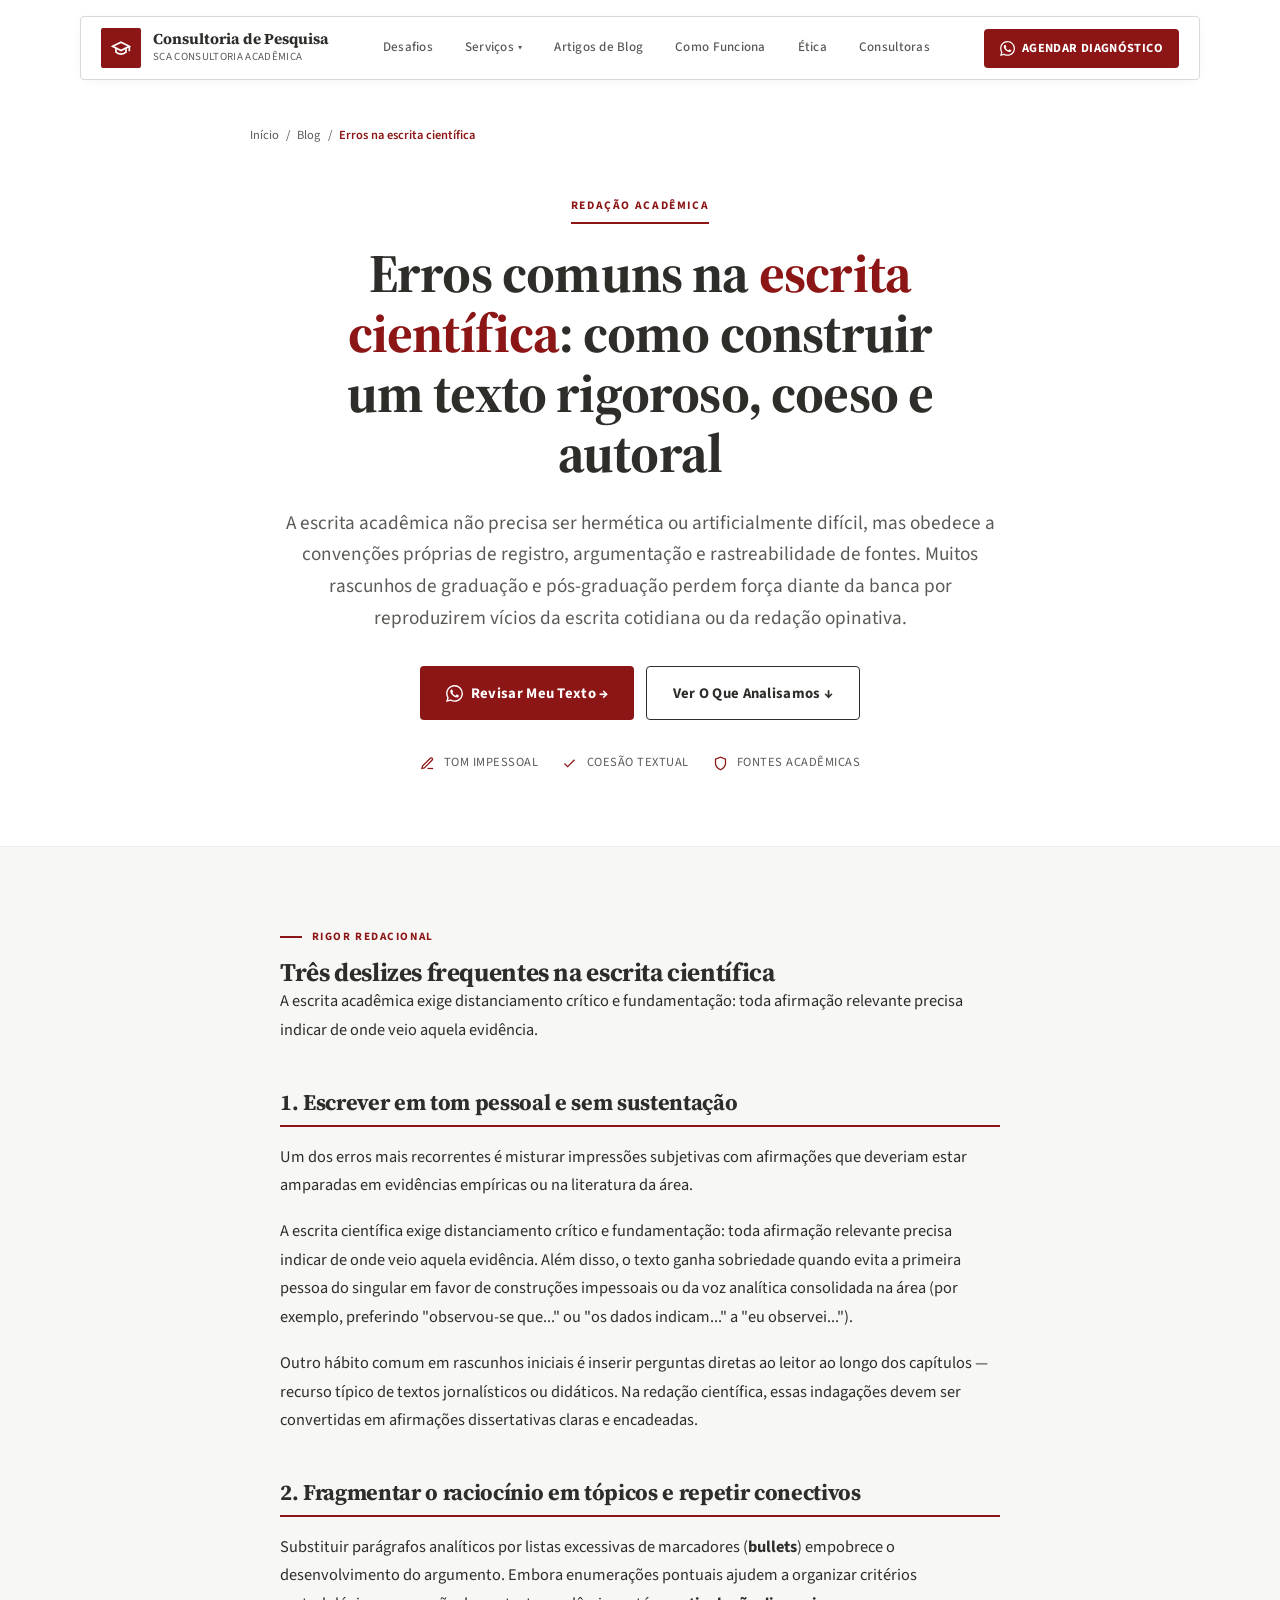
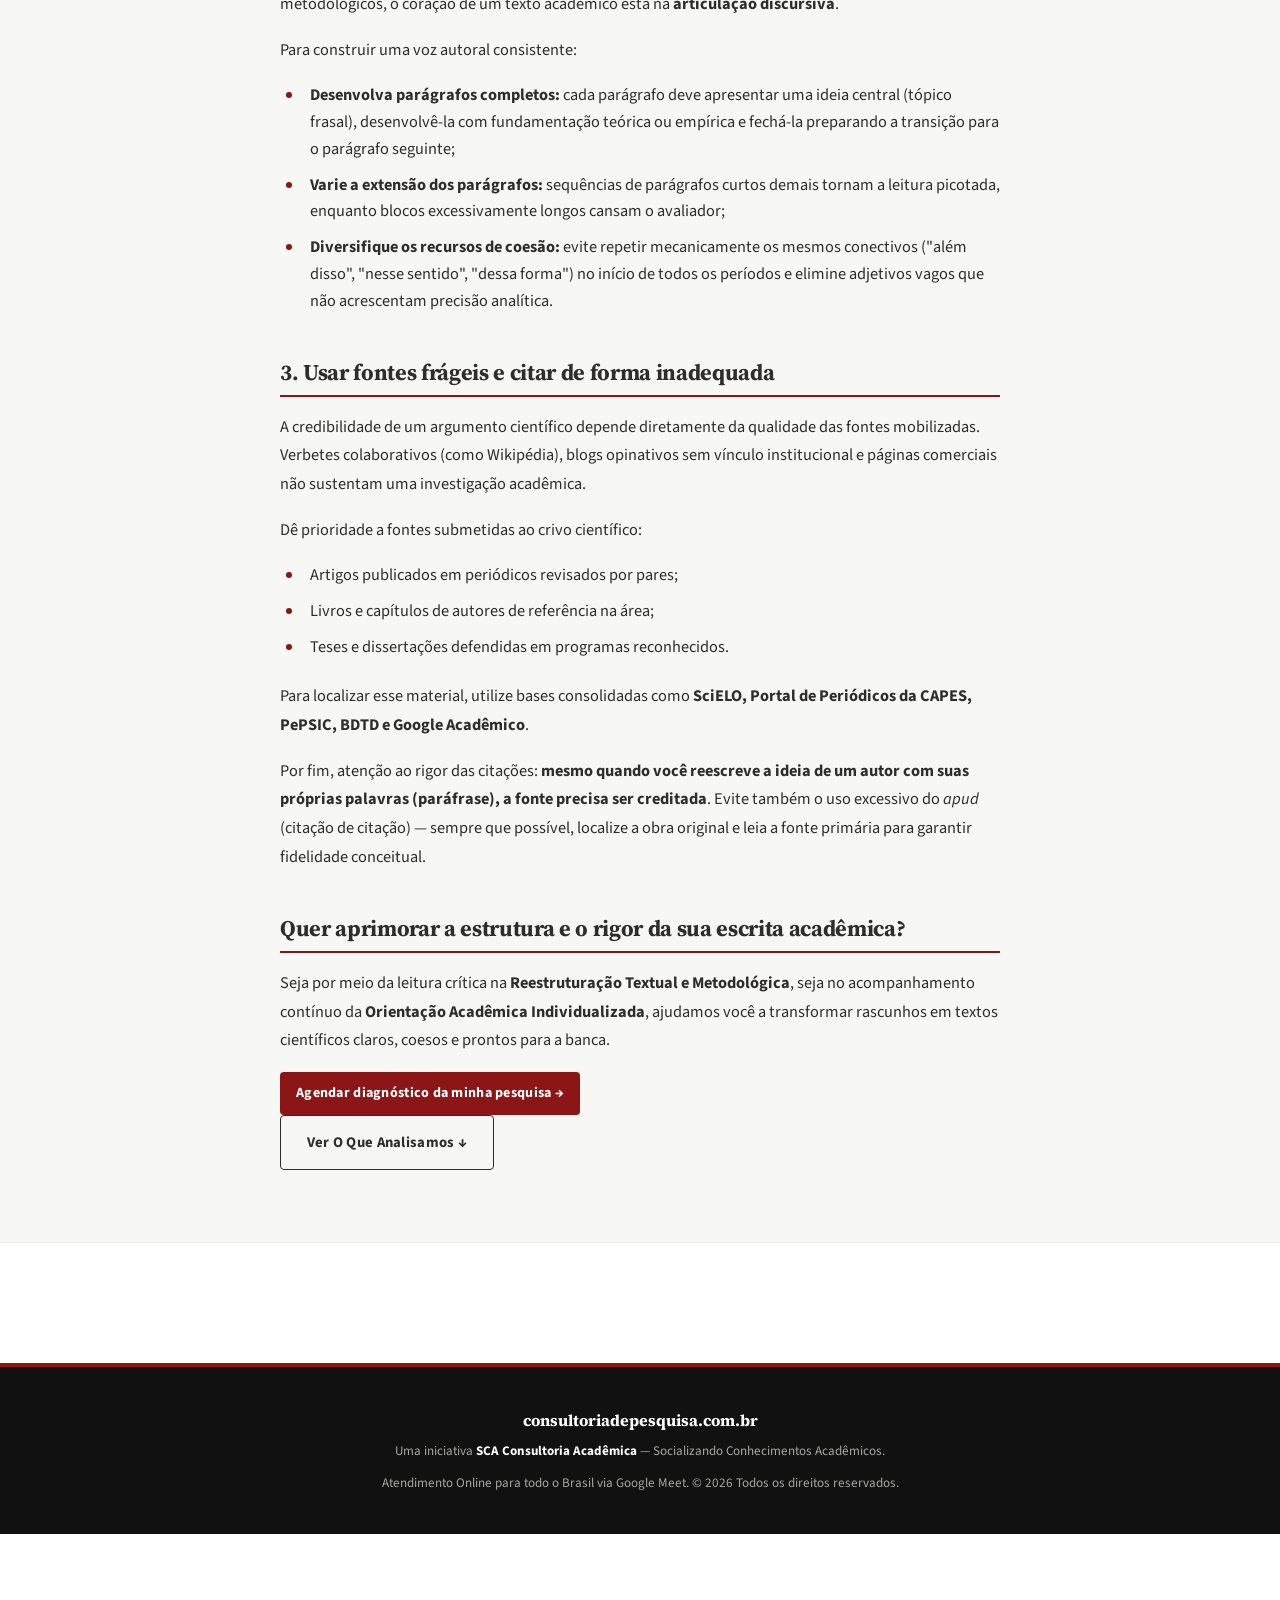
<file: blog/erros-comuns-escrita-cientifica.html>
<!DOCTYPE html>
<html lang="pt-BR">
<head>
  <meta charset="UTF-8">
  <meta name="viewport" content="width=device-width, initial-scale=1.0">
  <meta name="robots" content="index, follow">
  <meta name="description" content="Tom pessoal sem evidências, excesso de listas em vez de parágrafos e uso de fontes frágeis: veja como corrigir os 3 deslizes mais comuns da redação acadêmica.">
  <link rel="canonical" href="https://consultoriadepesquisa.com.br/blog/erros-comuns-escrita-cientifica.html">
  <title>Erros comuns na escrita científica (e como elevar o rigor do texto) | SCA Consultoria</title>
  <link rel="preconnect" href="https://fonts.googleapis.com">
  <link rel="preconnect" href="https://fonts.gstatic.com" crossorigin>
  <link href="https://fonts.googleapis.com/css2?family=Source+Sans+3:wght@400;600;700&family=Source+Serif+4:opsz,wght@8..60,600;8..60,700&display=swap" rel="stylesheet">
  <link rel="stylesheet" href="/style.css">

  <!-- Favicons -->
  <link rel="icon" href="/images/favicon.ico" sizes="any">
  <link rel="icon" type="image/png" sizes="32x32" href="/images/favicon-32x32.png">
  <link rel="icon" type="image/png" sizes="16x16" href="/images/favicon-16x16.png">
  <link rel="apple-touch-icon" sizes="180x180" href="/images/apple-touch-icon.png">

  <!-- Meta Open Graph -->
  <meta property="og:title" content="Erros comuns na escrita científica (e como elevar o rigor do texto) | SCA Consultoria">
  <meta property="og:description" content="Tom pessoal sem evidências, excesso de listas em vez de parágrafos e uso de fontes frágeis: veja como corrigir os 3 deslizes mais comuns da redação acadêmica.">
  <meta property="og:type" content="article">
  <meta property="og:url" content="https://consultoriadepesquisa.com.br/blog/erros-comuns-escrita-cientifica.html">
  <meta property="og:locale" content="pt_BR">
  <meta property="og:site_name" content="SCA Consultoria Acadêmica">
  <meta property="og:image" content="https://consultoriadepesquisa.com.br/images/logo.png">
  <meta property="og:image:width" content="512">
  <meta property="og:image:height" content="512">
  <meta property="og:image:type" content="image/png">
  <meta property="og:image:alt" content="Logo SCA Consultoria Acadêmica">
  <meta name="twitter:card" content="summary">
  <meta name="twitter:title" content="Erros comuns na escrita científica (e como elevar o rigor do texto) | SCA Consultoria">
  <meta name="twitter:description" content="Tom pessoal sem evidências, excesso de listas em vez de parágrafos e uso de fontes frágeis: veja como corrigir os 3 deslizes mais comuns da redação acadêmica.">
  <meta name="twitter:image" content="https://consultoriadepesquisa.com.br/images/logo.png">
  <meta name="twitter:image:alt" content="Logo SCA Consultoria Acadêmica">

  <!-- Schema.org JSON-LD -->
  <script type="application/ld+json">
  {
    "@context": "https://schema.org",
    "@type": "Article",
    "headline": "Erros comuns na escrita científica: como construir um texto rigoroso, coeso e autoral",
    "author": {
      "@type": "Person",
      "name": "Aline do Rocio Neves"
    },
    "publisher": {
      "@type": "Organization",
      "name": "SCA Consultoria Acadêmica",
      "logo": {
        "@type": "ImageObject",
        "url": "https://consultoriadepesquisa.com.br/images/logo.png"
      }
    },
    "datePublished": "2026-01-15",
    "mainEntityOfPage": {
      "@type": "WebPage",
      "@id": "https://consultoriadepesquisa.com.br/blog/erros-comuns-escrita-cientifica.html"
    }
  }
  </script>
</head>
<body>

  <!-- HEADER -->
  <header class="header-float">
    <div class="header-inner">
      <a href="/#inicio" class="brand">
        <div class="brand-icon">
          <svg aria-hidden="true" viewBox="0 0 24 24" width="20" height="20" fill="none" stroke="currentColor" stroke-width="2">
            <path d="M22 10v6M2 10l10-5 10 5-10 5z"/>
            <path d="M6 12v5c3 3 9 3 12 0v-5"/>
          </svg>
        </div>
        <div>
          <div class="brand-text">Consultoria de Pesquisa</div>
          <div class="brand-sub">SCA Consultoria Acadêmica</div>
        </div>
      </a>

      <nav class="nav-desktop" aria-label="Navegação principal">
        <a href="/#desafios">Desafios</a>
        <div class="nav-dropdown">
          <a href="/#servicos">Serviços <span aria-hidden="true">▾</span></a>
          <div class="nav-dropdown-content">
            <a href="/servicos/reestruturacao-textual-metodologica.html" class="nav-dropdown-item">
              <strong>Reestruturação Textual e Metodológica</strong>
              <span>Leitura integral e revisão pré-banca</span>
            </a>
            <a href="/servicos/orientacao-academica-individualizada.html" class="nav-dropdown-item">
              <strong>Orientação Acadêmica Individualizada</strong>
              <span>Acompanhamento contínuo via Google Meet</span>
            </a>
            <a href="/servicos/mentoria-pos-graduacao-bolsas.html" class="nav-dropdown-item">
              <strong>Mentoria de Pós-Graduação e Bolsas</strong>
              <span>Mapeamento de programas e anteprojeto</span>
            </a>
          </div>
        </div>
        <a href="/blog/" class="nav-desktop">Artigos de Blog</a>
        <a href="/#como-funciona">Como Funciona</a>
        <a href="/#etica">Ética</a>
        <a href="/#consultora">Consultoras</a>
      </nav>

      <div style="display:flex; align-items:center; gap:0.5rem;">
        <a href="https://wa.me/5541999797577?text=Ol%C3%A1%21%20Gostaria%20de%20aprimorar%20a%20escrita%20do%20meu%20texto." target="_blank" rel="noopener noreferrer" class="btn-whatsapp">
          <svg aria-hidden="true" viewBox="0 0 24 24" width="15" height="15" fill="currentColor"><path d="M17.472 14.382c-.297-.149-1.758-.867-2.03-.967-.273-.099-.471-.148-.67.15-.197.297-.767.966-.94 1.164-.173.199-.347.223-.644.075-.297-.15-1.255-.463-2.39-1.475-.883-.788-1.48-1.761-1.653-2.059-.173-.297-.018-.458.13-.606.134-.133.298-.347.446-.52.149-.174.198-.298.298-.497.099-.198.05-.371-.025-.52-.075-.149-.669-1.612-.916-2.207-.242-.579-.487-.5-.669-.51-.173-.008-.371-.01-.57-.01-.198 0-.52.074-.792.372-.272.297-1.04 1.016-1.04 2.479 0 1.462 1.065 2.875 1.213 3.074.149.198 2.096 3.2 5.077 4.487.709.306 1.262.489 1.694.625.712.227 1.36.195 1.871.118.571-.085 1.758-.719 2.006-1.413.248-.694.248-1.289.173-1.413-.074-.124-.272-.198-.57-.347m-5.421 7.403h-.004a9.87 9.87 0 01-5.031-1.378l-.361-.214-3.741.982.998-3.648-.235-.374a9.86 9.86 0 01-1.51-5.26c.001-5.45 4.436-9.884 9.888-9.884 2.64 0 5.122 1.03 6.988 2.898a9.825 9.825 0 012.893 6.994c-.003 5.45-4.437 9.884-9.885 9.884m8.413-18.297A11.815 11.815 0 0012.05 0C5.495 0 .16 5.335.157 11.892c0 2.096.547 4.142 1.588 5.945L.057 24l6.305-1.654a11.882 11.882 0 005.683 1.448h.005c6.554 0 11.89-5.335 11.893-11.893a11.821 11.821 0 00-3.48-8.413z"/></svg>
          <span>Agendar Diagnóstico</span>
        </a>
        <button class="menu-btn" id="menuBtn" aria-label="Abrir menu" aria-expanded="false">
          <svg aria-hidden="true" viewBox="0 0 24 24" fill="none" stroke="currentColor" stroke-width="2"><line x1="3" y1="6" x2="21" y2="6"/><line x1="3" y1="12" x2="21" y2="12"/><line x1="3" y1="18" x2="21" y2="18"/></svg>
        </button>
      </div>
    </div>

    <nav class="mobile-menu" id="mobileMenu" aria-label="Navegação mobile">
      <a href="/#desafios">Desafios da Pesquisa</a>
      <a href="/#servicos">Nossos Serviços</a>
      <a href="/blog/" class="mobile-subitem">Artigos de Blog</a>
      <a href="/servicos/reestruturacao-textual-metodologica.html" class="mobile-subitem">Reestruturação Textual e Metodológica</a>
      <a href="/servicos/orientacao-academica-individualizada.html" class="mobile-subitem">Orientação Acadêmica Individualizada</a>
      <a href="/servicos/mentoria-pos-graduacao-bolsas.html" class="mobile-subitem">Mentoria de Pós-Graduação e Bolsas</a>
      <a href="/#como-funciona">Como Funciona</a>
      <a href="/#etica">Ética</a>
      <a href="/#consultora">Consultoras</a>
    </nav>
  </header>

  <main>
    <section class="blog-section">

    <!-- BREADCRUMB -->
    <div class="container" style="max-width: 820px;">
      <nav class="breadcrumb" aria-label="Você está em">
        <a href="/">Início</a>
        <span aria-hidden="true">/</span>
        <a href="/blog/">Blog</a>
        <span aria-hidden="true">/</span>
        <span aria-current="page">Erros na escrita científica</span>
      </nav>
    </div>

    <!-- ARTICLE HEAD -->
    <section class="hero" style="background:var(--white); border-bottom:1px solid var(--border-light); padding: 1.5rem 0 4.5rem;">
      <div class="container hero-inner">
        <div>
          <div class="kicker">Redação Acadêmica</div>
        </div>
        <h1>Erros comuns na <span>escrita científica</span>: como construir um texto rigoroso, coeso e autoral</h1>
        <p class="lead">A escrita acadêmica não precisa ser hermética ou artificialmente difícil, mas obedece a convenções próprias de registro, argumentação e rastreabilidade de fontes. Muitos rascunhos de graduação e pós-graduação perdem força diante da banca por reproduzirem vícios da escrita cotidiana ou da redação opinativa.</p>

        <div class="hero-actions">
          <a href="https://wa.me/5541999797577?text=Ol%C3%A1%21%20Gostaria%20de%20fazer%20uma%20revis%C3%A3o%20no%20meu%20texto%20acad%C3%AAmico." target="_blank" rel="noopener noreferrer" class="btn-primary">
            <svg aria-hidden="true" viewBox="0 0 24 24" width="17" height="17" fill="currentColor"><path d="M17.472 14.382c-.297-.149-1.758-.867-2.03-.967-.273-.099-.471-.148-.67.15-.197.297-.767.966-.94 1.164-.173.199-.347.223-.644.075-.297-.15-1.255-.463-2.39-1.475-.883-.788-1.48-1.761-1.653-2.059-.173-.297-.018-.458.13-.606.134-.133.298-.347.446-.52.149-.174.198-.298.298-.497.099-.198.05-.371-.025-.52-.075-.149-.669-1.612-.916-2.207-.242-.579-.487-.5-.669-.51-.173-.008-.371-.01-.57-.01-.198 0-.52.074-.792.372-.272.297-1.04 1.016-1.04 2.479 0 1.462 1.065 2.875 1.213 3.074.149.198 2.096 3.2 5.077 4.487.709.306 1.262.489 1.694.625.712.227 1.36.195 1.871.118.571-.085 1.758-.719 2.006-1.413.248-.694.248-1.289.173-1.413-.074-.124-.272-.198-.57-.347m-5.421 7.403h-.004a9.87 9.87 0 01-5.031-1.378l-.361-.214-3.741.982.998-3.648-.235-.374a9.86 9.86 0 01-1.51-5.26c.001-5.45 4.436-9.884 9.888-9.884 2.64 0 5.122 1.03 6.988 2.898a9.825 9.825 0 012.893 6.994c-.003 5.45-4.437 9.884-9.885 9.884m8.413-18.297A11.815 11.815 0 0012.05 0C5.495 0 .16 5.335.157 11.892c0 2.096.547 4.142 1.588 5.945L.057 24l6.305-1.654a11.882 11.882 0 005.683 1.448h.005c6.554 0 11.89-5.335 11.893-11.893a11.821 11.821 0 00-3.48-8.413z"/></svg>
            Revisar Meu Texto →
          </a>
          <a href="#conteudo-artigo" class="btn-outline">Ver O Que Analisamos ↓</a>
        </div>

        <div class="hero-meta">
          <span><svg aria-hidden="true" viewBox="0 0 24 24" fill="none" stroke="currentColor" stroke-width="2"><path d="M12 20h9"/><path d="M16.5 3.5a2.121 2.121 0 0 1 3 3L7 19l-4 1 1-4L16.5 3.5z"/></svg> Tom Impessoal</span>
          <span><svg aria-hidden="true" viewBox="0 0 24 24" fill="none" stroke="currentColor" stroke-width="2"><polyline points="20 6 9 17 4 12"/></svg> Coesão Textual</span>
          <span><svg aria-hidden="true" viewBox="0 0 24 24" fill="none" stroke="currentColor" stroke-width="2"><path d="M12 22s8-4 8-10V5l-8-3-8 3v7c0 6 8 10 8 10z"/></svg> Fontes Acadêmicas</span>
        </div>
      </div>
    </section>

    <!-- CONTEÚDO DO ARTIGO -->
    <section style="background:var(--bg-warm); border-bottom:1px solid var(--border-light);">
      <div class="container">
<div class="article-prose" id="conteudo-artigo">
          <div class="section-label">Rigor Redacional</div>
          <h2>Três deslizes frequentes na escrita científica</h2>
          <p>A escrita acadêmica exige distanciamento crítico e fundamentação: toda afirmação relevante precisa indicar de onde veio aquela evidência.</p>
          
          <h3>1. Escrever em tom pessoal e sem sustentação</h3>
          
          <p>Um dos erros mais recorrentes é misturar impressões subjetivas com afirmações que deveriam estar amparadas em evidências empíricas ou na literatura da área.</p>
          
          <p>A escrita científica exige distanciamento crítico e fundamentação: toda afirmação relevante precisa indicar de onde veio aquela evidência. Além disso, o texto ganha sobriedade quando evita a primeira pessoa do singular em favor de construções impessoais ou da voz analítica consolidada na área (por exemplo, preferindo "observou-se que..." ou "os dados indicam..." a "eu observei...").</p>
          
          <p>Outro hábito comum em rascunhos iniciais é inserir perguntas diretas ao leitor ao longo dos capítulos — recurso típico de textos jornalísticos ou didáticos. Na redação científica, essas indagações devem ser convertidas em afirmações dissertativas claras e encadeadas.</p>
          
          <h3>2. Fragmentar o raciocínio em tópicos e repetir conectivos</h3>
          
          <p>Substituir parágrafos analíticos por listas excessivas de marcadores (<strong>bullets</strong>) empobrece o desenvolvimento do argumento. Embora enumerações pontuais ajudem a organizar critérios metodológicos, o coração de um texto acadêmico está na <strong>articulação discursiva</strong>.</p>
          
          <p>Para construir uma voz autoral consistente:</p>
          
          <ul>
            <li><strong>Desenvolva parágrafos completos:</strong> cada parágrafo deve apresentar uma ideia central (tópico frasal), desenvolvê-la com fundamentação teórica ou empírica e fechá-la preparando a transição para o parágrafo seguinte;</li>
            <li><strong>Varie a extensão dos parágrafos:</strong> sequências de parágrafos curtos demais tornam a leitura picotada, enquanto blocos excessivamente longos cansam o avaliador;</li>
            <li><strong>Diversifique os recursos de coesão:</strong> evite repetir mecanicamente os mesmos conectivos ("além disso", "nesse sentido", "dessa forma") no início de todos os períodos e elimine adjetivos vagos que não acrescentam precisão analítica.</li>
          </ul>
          
          <h3>3. Usar fontes frágeis e citar de forma inadequada</h3>
          
          <p>A credibilidade de um argumento científico depende diretamente da qualidade das fontes mobilizadas. Verbetes colaborativos (como Wikipédia), blogs opinativos sem vínculo institucional e páginas comerciais não sustentam uma investigação acadêmica.</p>
          
          <p>Dê prioridade a fontes submetidas ao crivo científico:</p>
          
          <ul>
            <li>Artigos publicados em periódicos revisados por pares;</li>
            <li>Livros e capítulos de autores de referência na área;</li>
            <li>Teses e dissertações defendidas em programas reconhecidos.</li>
          </ul>
          
          <p>Para localizar esse material, utilize bases consolidadas como <strong>SciELO, Portal de Periódicos da CAPES, PePSIC, BDTD e Google Acadêmico</strong>.</p>
          
          <p>Por fim, atenção ao rigor das citações: <strong>mesmo quando você reescreve a ideia de um autor com suas próprias palavras (paráfrase), a fonte precisa ser creditada</strong>. Evite também o uso excessivo do <em>apud</em> (citação de citação) — sempre que possível, localize a obra original e leia a fonte primária para garantir fidelidade conceitual.</p>
          
          <h3>Quer aprimorar a estrutura e o rigor da sua escrita acadêmica?</h3>
          
          <p>Seja por meio da leitura crítica na <strong>Reestruturação Textual e Metodológica</strong>, seja no acompanhamento contínuo da <strong>Orientação Acadêmica Individualizada</strong>, ajudamos você a transformar rascunhos em textos científicos claros, coesos e prontos para a banca.</p>
          
          <div style="margin-top: 1rem;">
            <a href="https://wa.me/5541999797577?text=Ol%C3%A1%21%20Gostaria%20de%20fazer%20uma%20revis%C3%A3o%20no%20meu%20texto%20acad%C3%AAmico." target="_blank" rel="noopener noreferrer" class="btn-primary" style="font-size: 0.88rem; padding: 0.6rem 1rem;">Agendar diagnóstico da minha pesquisa →</a>
          </div>
          <a href="#conteudo-artigo" class="btn-outline">Ver O Que Analisamos ↓</a>
        </div>
      </div>
    </section>

  </main>

  <!-- FOOTER ESTÁTICO -->
  <footer class="footer-estatico">
    <div class="container">
      <p style="font-weight:700; color:var(--white); font-size:1rem; font-family:'Source Serif 4', Georgia, serif;">consultoriadepesquisa.com.br</p>
      <p style="margin-top:0.4rem;">Uma iniciativa <strong>SCA Consultoria Acadêmica</strong> — Socializando Conhecimentos Acadêmicos.</p>
      <p style="margin-top:0.6rem;">Atendimento Online para todo o Brasil via Google Meet. © 2026 Todos os direitos reservados.</p>
    </div>
  </footer>

  <script src="/app.js" defer></script>
</body>
</html>
</file>
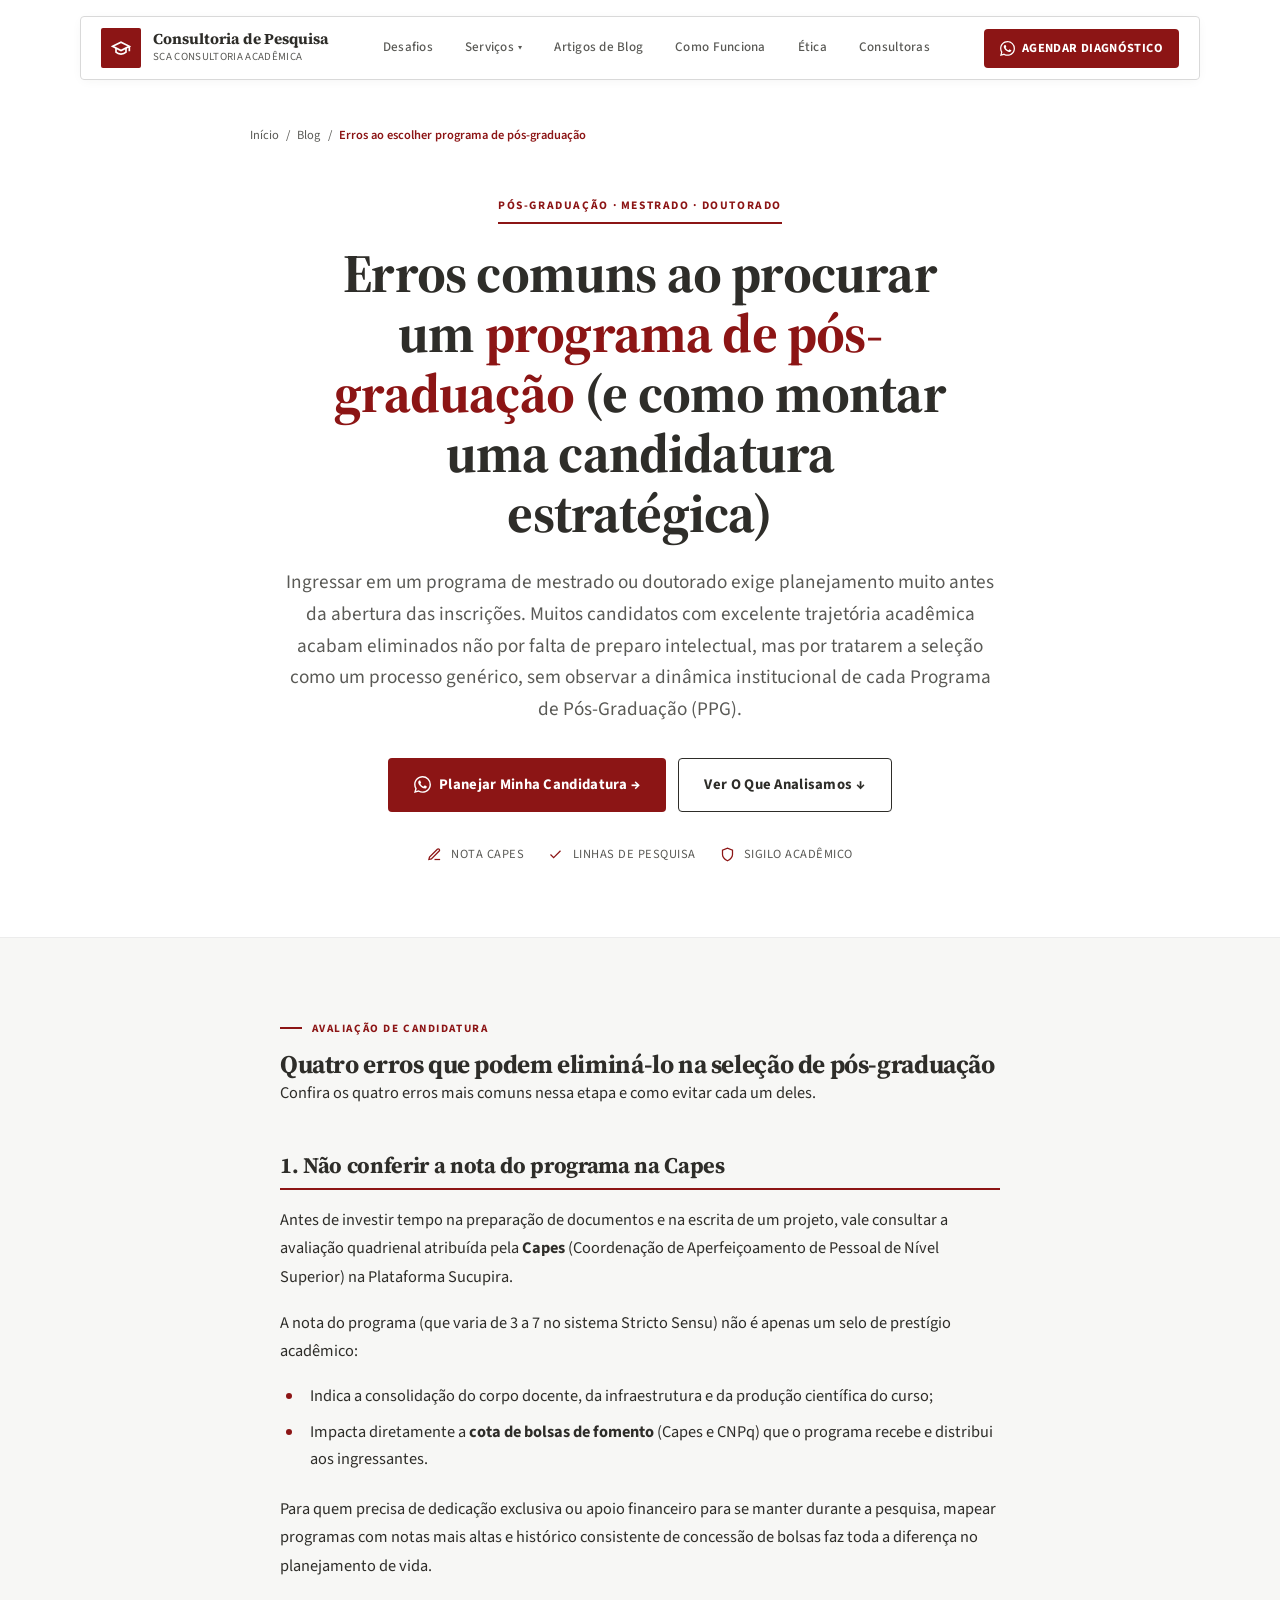
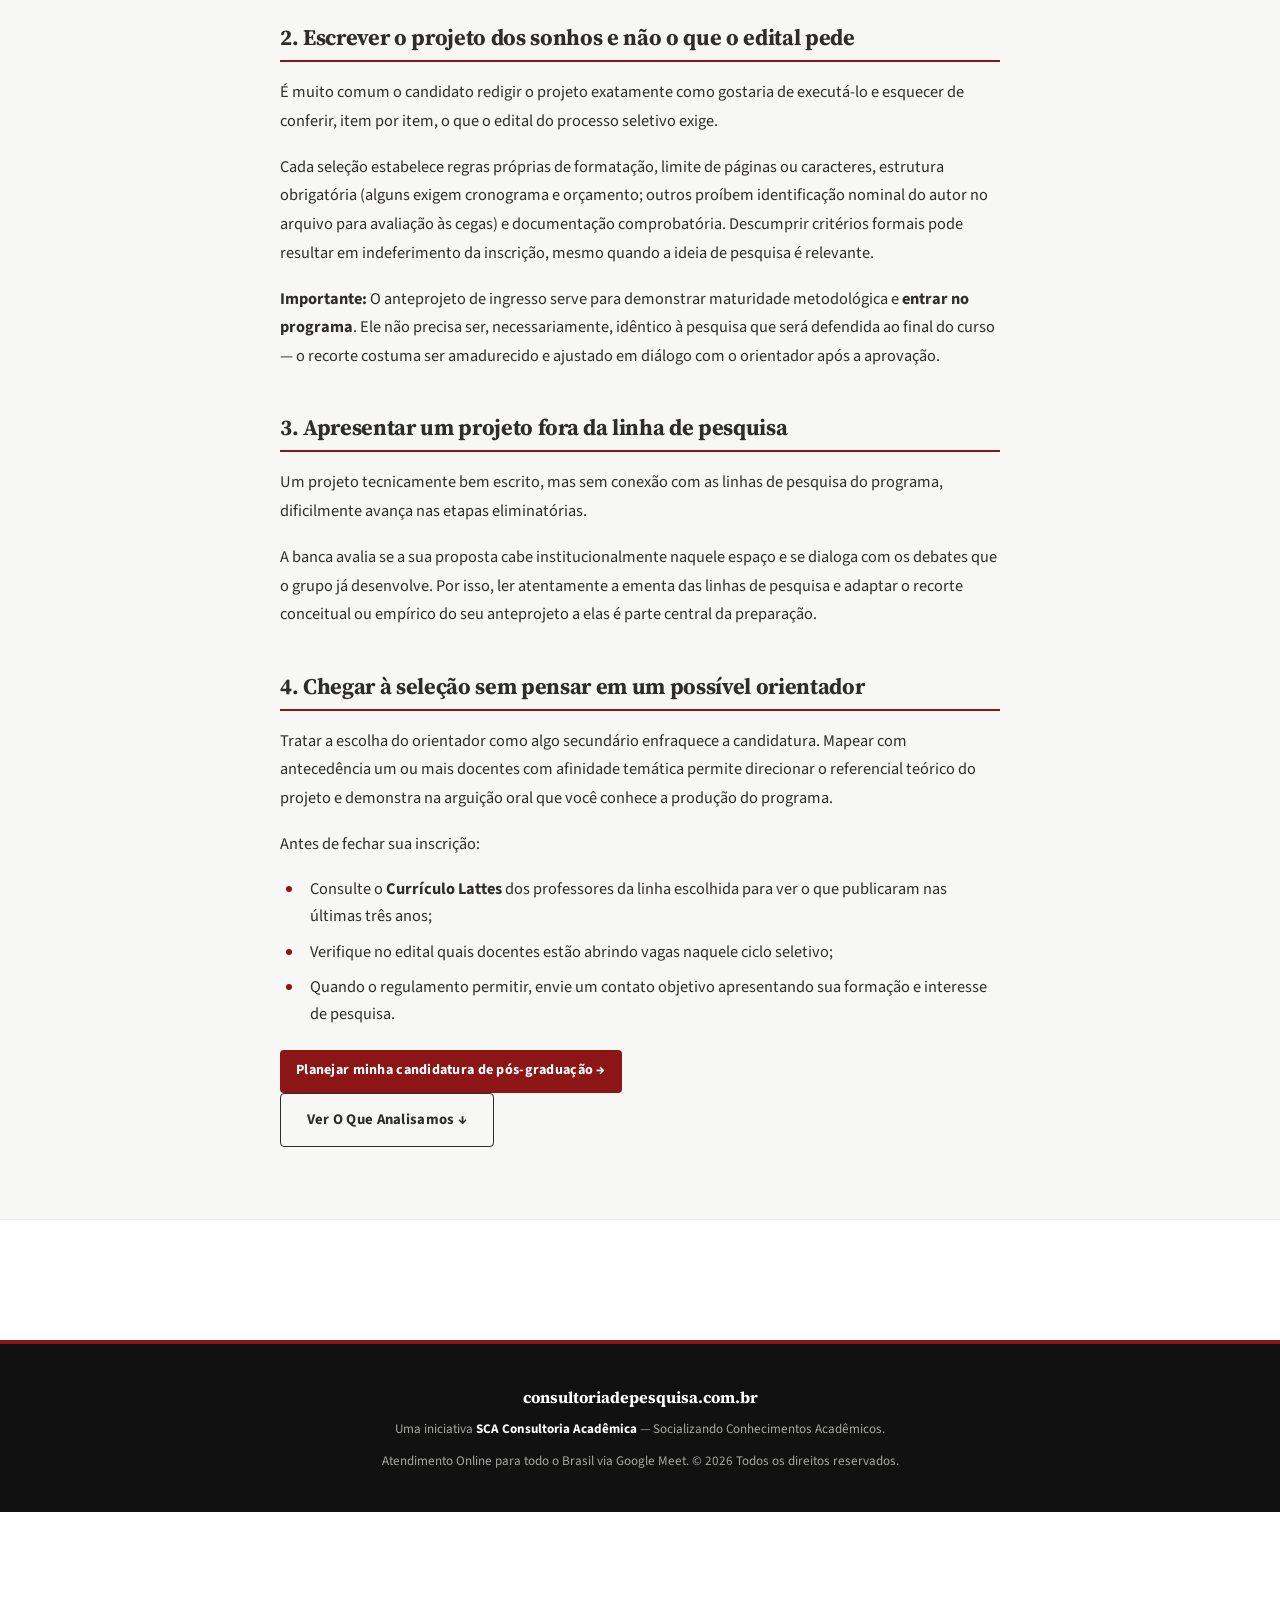
<file: blog/erros-comuns-procurar-programa-pos-graduacao.html>
<!DOCTYPE html>
<html lang="pt-BR">
<head>
  <meta charset="UTF-8">
  <meta name="viewport" content="width=device-width, initial-scale=1.0">
  <meta name="robots" content="index, follow">
  <meta name="description" content="Nota Capes, aderência à linha de pesquisa, leitura do edital e escolha de orientador: evite os 4 erros que eliminam bons candidatos na seleção de pós-graduação.">
  <link rel="canonical" href="https://consultoriadepesquisa.com.br/blog/erros-comuns-procurar-programa-pos-graduacao.html">
  <title>Erros comuns ao escolher programa de Mestrado e Doutorado | SCA Consultoria</title>
  <link rel="preconnect" href="https://fonts.googleapis.com">
  <link rel="preconnect" href="https://fonts.gstatic.com" crossorigin>
  <link href="https://fonts.googleapis.com/css2?family=Source+Sans+3:wght@400;600;700&family=Source+Serif+4:opsz,wght@8..60,600;8..60,700&display=swap" rel="stylesheet">
  <link rel="stylesheet" href="/style.css">

  <!-- Favicons -->
  <link rel="icon" href="/images/favicon.ico" sizes="any">
  <link rel="icon" type="image/png" sizes="32x32" href="/images/favicon-32x32.png">
  <link rel="icon" type="image/png" sizes="16x16" href="/images/favicon-16x16.png">
  <link rel="apple-touch-icon" sizes="180x180" href="/images/apple-touch-icon.png">

  <!-- Meta Open Graph -->
  <meta property="og:title" content="Erros comuns ao escolher programa de Mestrado e Doutorado | SCA Consultoria">
  <meta property="og:description" content="Nota Capes, aderência à linha de pesquisa, leitura do edital e escolha de orientador: evite os 4 erros que eliminam bons candidatos na seleção de pós-graduação.">
  <meta property="og:type" content="article">
  <meta property="og:url" content="https://consultoriadepesquisa.com.br/blog/erros-comuns-procurar-programa-pos-graduacao.html">
  <meta property="og:locale" content="pt_BR">
  <meta property="og:site_name" content="SCA Consultoria Acadêmica">
  <meta property="og:image" content="https://consultoriadepesquisa.com.br/images/logo.png">
  <meta property="og:image:width" content="512">
  <meta property="og:image:height" content="512">
  <meta property="og:image:type" content="image/png">
  <meta property="og:image:alt" content="Logo SCA Consultoria Acadêmica">
  <meta name="twitter:card" content="summary">
  <meta name="twitter:title" content="Erros comuns ao escolher programa de Mestrado e Doutorado | SCA Consultoria">
  <meta name="twitter:description" content="Nota Capes, aderência à linha de pesquisa, leitura do edital e escolha de orientador: evite os 4 erros que eliminam bons candidatos na seleção de pós-graduação.">
  <meta name="twitter:image" content="https://consultoriadepesquisa.com.br/images/logo.png">
  <meta name="twitter:image:alt" content="Logo SCA Consultoria Acadêmica">

  <!-- Schema.org JSON-LD -->
  <script type="application/ld+json">
  {
    "@context": "https://schema.org",
    "@type": "Article",
    "headline": "Erros comuns ao escolher programa de Mestrado e Doutorado",
    "author": {
      "@type": "Person",
      "name": "Aline do Rocio Neves"
    },
    "publisher": {
      "@type": "Organization",
      "name": "SCA Consultoria Acadêmica",
      "logo": {
        "@type": "ImageObject",
        "url": "https://consultoriadepesquisa.com.br/images/logo.png"
      }
    },
    "datePublished": "2026-01-15",
    "mainEntityOfPage": {
      "@type": "WebPage",
      "@id": "https://consultoriadepesquisa.com.br/blog/erros-comuns-procurar-programa-pos-graduacao.html"
    }
  }
  </script>
</head>
<body>

  <!-- HEADER -->
  <header class="header-float">
    <div class="header-inner">
      <a href="/#inicio" class="brand">
        <div class="brand-icon">
          <svg aria-hidden="true" viewBox="0 0 24 24" width="20" height="20" fill="none" stroke="currentColor" stroke-width="2">
            <path d="M22 10v6M2 10l10-5 10 5-10 5z"/>
            <path d="M6 12v5c3 3 9 3 12 0v-5"/>
          </svg>
        </div>
        <div>
          <div class="brand-text">Consultoria de Pesquisa</div>
          <div class="brand-sub">SCA Consultoria Acadêmica</div>
        </div>
      </a>

      <nav class="nav-desktop" aria-label="Navegação principal">
        <a href="/#desafios">Desafios</a>
        <div class="nav-dropdown">
          <a href="/#servicos">Serviços <span aria-hidden="true">▾</span></a>
          <div class="nav-dropdown-content">
            <a href="/servicos/reestruturacao-textual-metodologica.html" class="nav-dropdown-item">
              <strong>Reestruturação Textual e Metodológica</strong>
              <span>Leitura integral e revisão pré-banca</span>
            </a>
            <a href="/servicos/orientacao-academica-individualizada.html" class="nav-dropdown-item">
              <strong>Orientação Acadêmica Individualizada</strong>
              <span>Acompanhamento contínuo via Google Meet</span>
            </a>
            <a href="/servicos/mentoria-pos-graduacao-bolsas.html" class="nav-dropdown-item">
              <strong>Mentoria de Pós-Graduação e Bolsas</strong>
              <span>Mapeamento de programas e anteprojeto</span>
            </a>
          </div>
        </div>
        <a href="/blog/" class="nav-desktop">Artigos de Blog</a>
        <a href="/#como-funciona">Como Funciona</a>
        <a href="/#etica">Ética</a>
        <a href="/#consultora">Consultoras</a>
      </nav>

      <div style="display:flex; align-items:center; gap:0.5rem;">
        <a href="https://wa.me/5541999797577?text=Ol%C3%A1%21%20Gostaria%20de%20agendar%20um%20diagn%C3%B3stico%20para%20minha%20pesquisa." target="_blank" rel="noopener noreferrer" class="btn-whatsapp">
          <svg aria-hidden="true" viewBox="0 0 24 24" width="15" height="15" fill="currentColor"><path d="M17.472 14.382c-.297-.149-1.758-.867-2.03-.967-.273-.099-.471-.148-.67.15-.197.297-.767.966-.94 1.164-.173.199-.347.223-.644.075-.297-.15-1.255-.463-2.39-1.475-.883-.788-1.48-1.761-1.653-2.059-.173-.297-.018-.458.13-.606.134-.133.298-.347.446-.52.149-.174.198-.298.298-.497.099-.198.05-.371-.025-.52-.075-.149-.669-1.612-.916-2.207-.242-.579-.487-.5-.669-.51-.173-.008-.371-.01-.57-.01-.198 0-.52.074-.792.372-.272.297-1.04 1.016-1.04 2.479 0 1.462 1.065 2.875 1.213 3.074.149.198 2.096 3.2 5.077 4.487.709.306 1.262.489 1.694.625.712.227 1.36.195 1.871.118.571-.085 1.758-.719 2.006-1.413.248-.694.248-1.289.173-1.413-.074-.124-.272-.198-.57-.347m-5.421 7.403h-.004a9.87 9.87 0 01-5.031-1.378l-.361-.214-3.741.982.998-3.648-.235-.374a9.86 9.86 0 01-1.51-5.26c.001-5.45 4.436-9.884 9.888-9.884 2.64 0 5.122 1.03 6.988 2.898a9.825 9.825 0 012.893 6.994c-.003 5.45-4.437 9.884-9.885 9.884m8.413-18.297A11.815 11.815 0 0012.05 0C5.495 0 .16 5.335.157 11.892c0 2.096.547 4.142 1.588 5.945L.057 24l6.305-1.654a11.882 11.882 0 005.683 1.448h.005c6.554 0 11.89-5.335 11.893-11.893a11.821 11.821 0 00-3.48-8.413z"/></svg>
          <span>Agendar Diagnóstico</span>
        </a>
        <button class="menu-btn" id="menuBtn" aria-label="Abrir menu" aria-expanded="false">
          <svg aria-hidden="true" viewBox="0 0 24 24" fill="none" stroke="currentColor" stroke-width="2"><line x1="3" y1="6" x2="21" y2="6"/><line x1="3" y1="12" x2="21" y2="12"/><line x1="3" y1="18" x2="21" y2="18"/></svg>
        </button>
      </div>
    </div>

    <nav class="mobile-menu" id="mobileMenu" aria-label="Navegação mobile">
      <a href="/#desafios">Desafios da Pesquisa</a>
      <a href="/#servicos">Nossos Serviços</a>
      <a href="/blog/" class="mobile-subitem">Artigos de Blog</a>
      <a href="/servicos/reestruturacao-textual-metodologica.html" class="mobile-subitem">Reestruturação Textual e Metodológica</a>
      <a href="/servicos/orientacao-academica-individualizada.html" class="mobile-subitem">Orientação Acadêmica Individualizada</a>
      <a href="/servicos/mentoria-pos-graduacao-bolsas.html" class="mobile-subitem">Mentoria de Pós-Graduação e Bolsas</a>
      <a href="/#como-funciona">Como Funciona</a>
      <a href="/#etica">Ética</a>
      <a href="/#consultora">Consultoras</a>
    </nav>
  </header>

  <main>
    <section class="blog-section">

    <!-- BREADCRUMB -->
    <div class="container" style="max-width: 820px;">
      <nav class="breadcrumb" aria-label="Você está em">
        <a href="/">Início</a>
        <span aria-hidden="true">/</span>
        <a href="/blog/">Blog</a>
        <span aria-hidden="true">/</span>
        <span aria-current="page">Erros ao escolher programa de pós-graduação</span>
      </nav>
    </div>

    <!-- ARTICLE HEAD -->
    <section class="hero" style="background:var(--white); border-bottom:1px solid var(--border-light); padding: 1.5rem 0 4.5rem;">
      <div class="container hero-inner">
        <div>
          <div class="kicker">Pós-Graduação · Mestrado · Doutorado</div>
        </div>
        <h1>Erros comuns ao procurar um <span>programa de pós-graduação</span> (e como montar uma candidatura estratégica)</h1>
        <p class="lead">Ingressar em um programa de mestrado ou doutorado exige planejamento muito antes da abertura das inscrições. Muitos candidatos com excelente trajetória acadêmica acabam eliminados não por falta de preparo intelectual, mas por tratarem a seleção como um processo genérico, sem observar a dinâmica institucional de cada Programa de Pós-Graduação (PPG).</p>

        <div class="hero-actions">
          <a href="https://wa.me/5541999797577?text=Ol%C3%A1%21%20Gostaria%20de%20planejar%20minha%20candidatura%20de%20p%C3%B3s-graduação." target="_blank" rel="noopener noreferrer" class="btn-primary">
            <svg aria-hidden="true" viewBox="0 0 24 24" width="17" height="17" fill="currentColor"><path d="M17.472 14.382c-.297-.149-1.758-.867-2.03-.967-.273-.099-.471-.148-.67.15-.197.297-.767.966-.94 1.164-.173.199-.347.223-.644.075-.297-.15-1.255-.463-2.39-1.475-.883-.788-1.48-1.761-1.653-2.059-.173-.297-.018-.458.13-.606.134-.133.298-.347.446-.52.149-.174.198-.298.298-.497.099-.198.05-.371-.025-.52-.075-.149-.669-1.612-.916-2.207-.242-.579-.487-.5-.669-.51-.173-.008-.371-.01-.57-.01-.198 0-.52.074-.792.372-.272.297-1.04 1.016-1.04 2.479 0 1.462 1.065 2.875 1.213 3.074.149.198 2.096 3.2 5.077 4.487.709.306 1.262.489 1.694.625.712.227 1.36.195 1.871.118.571-.085 1.758-.719 2.006-1.413.248-.694.248-1.289.173-1.413-.074-.124-.272-.198-.57-.347m-5.421 7.403h-.004a9.87 9.87 0 01-5.031-1.378l-.361-.214-3.741.982.998-3.648-.235-.374a9.86 9.86 0 01-1.51-5.26c.001-5.45 4.436-9.884 9.888-9.884 2.64 0 5.122 1.03 6.988 2.898a9.825 9.825 0 012.893 6.994c-.003 5.45-4.437 9.884-9.885 9.884m8.413-18.297A11.815 11.815 0 0012.05 0C5.495 0 .16 5.335.157 11.892c0 2.096.547 4.142 1.588 5.945L.057 24l6.305-1.654a11.882 11.882 0 005.683 1.448h.005c6.554 0 11.89-5.335 11.893-11.893a11.821 11.821 0 00-3.48-8.413z"/></svg>
            Planejar Minha Candidatura →
          </a>
          <a href="#conteudo-artigo" class="btn-outline">Ver O Que Analisamos ↓</a>
        </div>

        <div class="hero-meta">
          <span><svg aria-hidden="true" viewBox="0 0 24 24" fill="none" stroke="currentColor" stroke-width="2"><path d="M12 20h9"/><path d="M16.5 3.5a2.121 2.121 0 0 1 3 3L7 19l-4 1 1-4L16.5 3.5z"/></svg> Nota Capes</span>
          <span><svg aria-hidden="true" viewBox="0 0 24 24" fill="none" stroke="currentColor" stroke-width="2"><polyline points="20 6 9 17 4 12"/></svg> Linhas de Pesquisa</span>
          <span><svg aria-hidden="true" viewBox="0 0 24 24" fill="none" stroke="currentColor" stroke-width="2"><path d="M12 22s8-4 8-10V5l-8-3-8 3v7c0 6 8 10 8 10z"/></svg> Sigilo Acadêmico</span>
        </div>
      </div>
    </section>

    <!-- CONTEÚDO DO ARTIGO -->
    <section style="background:var(--bg-warm); border-bottom:1px solid var(--border-light);">
      <div class="container">
<div class="article-prose" id="conteudo-artigo">
          <div class="section-label">Avaliação de Candidatura</div>
          <h2>Quatro erros que podem eliminá-lo na seleção de pós-graduação</h2>
          <p>Confira os quatro erros mais comuns nessa etapa e como evitar cada um deles.</p>
          
          <h3>1. Não conferir a nota do programa na Capes</h3>
          
          <p>Antes de investir tempo na preparação de documentos e na escrita de um projeto, vale consultar a avaliação quadrienal atribuída pela <strong>Capes</strong> (Coordenação de Aperfeiçoamento de Pessoal de Nível Superior) na Plataforma Sucupira.</p>
          
          <p>A nota do programa (que varia de 3 a 7 no sistema Stricto Sensu) não é apenas um selo de prestígio acadêmico:</p>
          
          <ul>
            <li>Indica a consolidação do corpo docente, da infraestrutura e da produção científica do curso;</li>
            <li>Impacta diretamente a <strong>cota de bolsas de fomento</strong> (Capes e CNPq) que o programa recebe e distribui aos ingressantes.</li>
          </ul>
          
          <p>Para quem precisa de dedicação exclusiva ou apoio financeiro para se manter durante a pesquisa, mapear programas com notas mais altas e histórico consistente de concessão de bolsas faz toda a diferença no planejamento de vida.</p>
          
          <h3>2. Escrever o projeto dos sonhos e não o que o edital pede</h3>
          
          <p>É muito comum o candidato redigir o projeto exatamente como gostaria de executá-lo e esquecer de conferir, item por item, o que o edital do processo seletivo exige.</p>
          
          <p>Cada seleção estabelece regras próprias de formatação, limite de páginas ou caracteres, estrutura obrigatória (alguns exigem cronograma e orçamento; outros proíbem identificação nominal do autor no arquivo para avaliação às cegas) e documentação comprobatória. Descumprir critérios formais pode resultar em indeferimento da inscrição, mesmo quando a ideia de pesquisa é relevante.</p>
          
          <blockquote>
            <p><strong>Importante:</strong> O anteprojeto de ingresso serve para demonstrar maturidade metodológica e <strong>entrar no programa</strong>. Ele não precisa ser, necessariamente, idêntico à pesquisa que será defendida ao final do curso — o recorte costuma ser amadurecido e ajustado em diálogo com o orientador após a aprovação.</p>
          </blockquote>
          
          <h3>3. Apresentar um projeto fora da linha de pesquisa</h3>
          
          <p>Um projeto tecnicamente bem escrito, mas sem conexão com as linhas de pesquisa do programa, dificilmente avança nas etapas eliminatórias.</p>
          
          <p>A banca avalia se a sua proposta cabe institucionalmente naquele espaço e se dialoga com os debates que o grupo já desenvolve. Por isso, ler atentamente a ementa das linhas de pesquisa e adaptar o recorte conceitual ou empírico do seu anteprojeto a elas é parte central da preparação.</p>
          
          <h3>4. Chegar à seleção sem pensar em um possível orientador</h3>
          
          <p>Tratar a escolha do orientador como algo secundário enfraquece a candidatura. Mapear com antecedência um ou mais docentes com afinidade temática permite direcionar o referencial teórico do projeto e demonstra na arguição oral que você conhece a produção do programa.</p>
          
          <p>Antes de fechar sua inscrição:</p>
          
          <ul>
            <li>Consulte o <strong>Currículo Lattes</strong> dos professores da linha escolhida para ver o que publicaram nas últimas três anos;</li>
            <li>Verifique no edital quais docentes estão abrindo vagas naquele ciclo seletivo;</li>
            <li>Quando o regulamento permitir, envie um contato objetivo apresentando sua formação e interesse de pesquisa.</li>
          </ul>
          
          <div style="margin-top: 1rem;">
            <a href="https://wa.me/5541999797577?text=Ol%C3%A1%21%20Gostaria%20de%20orienta%C7%C3%A3o%20para%20sele%C3%A7%C3%A3o%20de%20P%C3%B3s-Graduacao%20e%20bolsas." target="_blank" rel="noopener noreferrer" class="btn-primary" style="font-size: 0.88rem; padding: 0.6rem 1rem;">Planejar minha candidatura de pós-graduação →</a>
          </div>
          <a href="#conteudo-artigo" class="btn-outline">Ver O Que Analisamos ↓</a>
        </div>
      </div>
    </section>

  </main>

  <!-- FOOTER ESTÁTICO -->
  <footer class="footer-estatico">
    <div class="container">
      <p style="font-weight:700; color:var(--white); font-size:1rem; font-family:'Source Serif 4', Georgia, serif;">consultoriadepesquisa.com.br</p>
      <p style="margin-top:0.4rem;">Uma iniciativa <strong>SCA Consultoria Acadêmica</strong> — Socializando Conhecimentos Acadêmicos.</p>
      <p style="margin-top:0.6rem;">Atendimento Online para todo o Brasil via Google Meet. © 2026 Todos os direitos reservados.</p>
    </div>
  </footer>

  <script src="/app.js" defer></script>
</body>
</html>
</file>
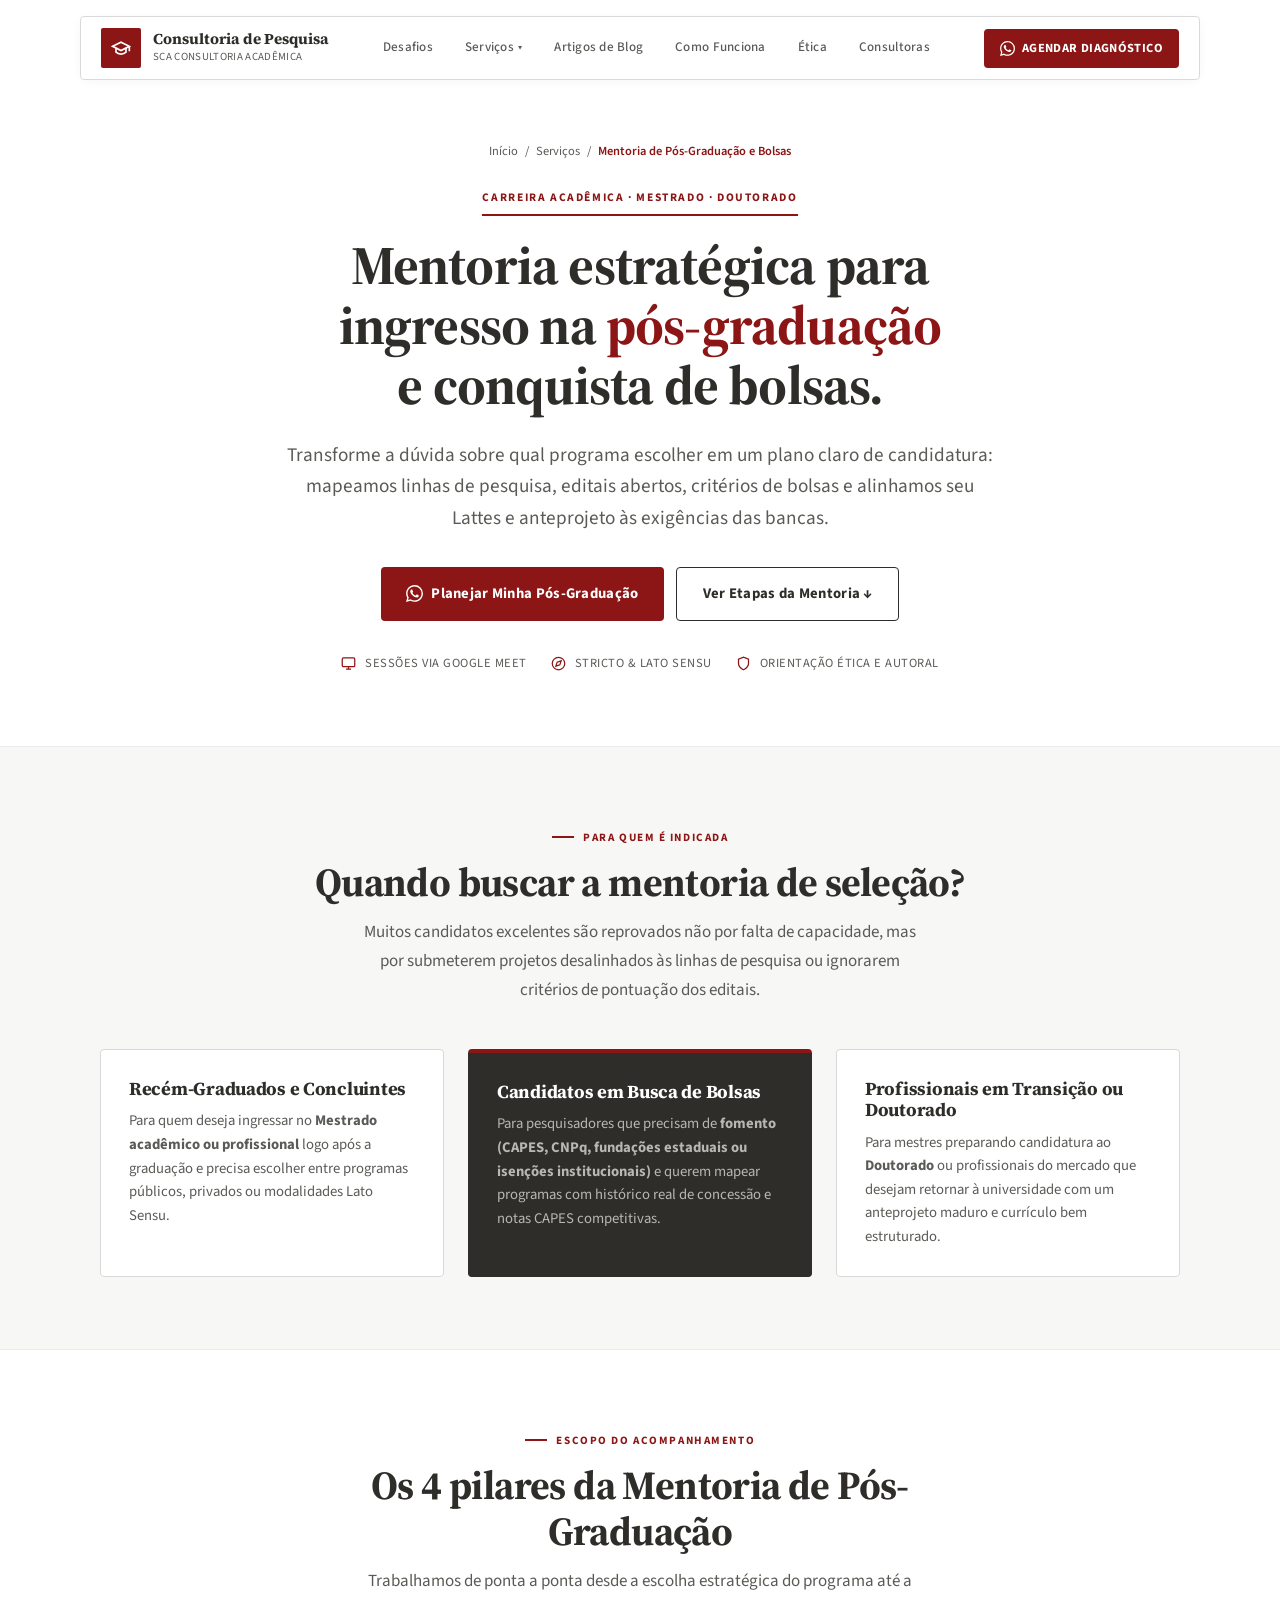
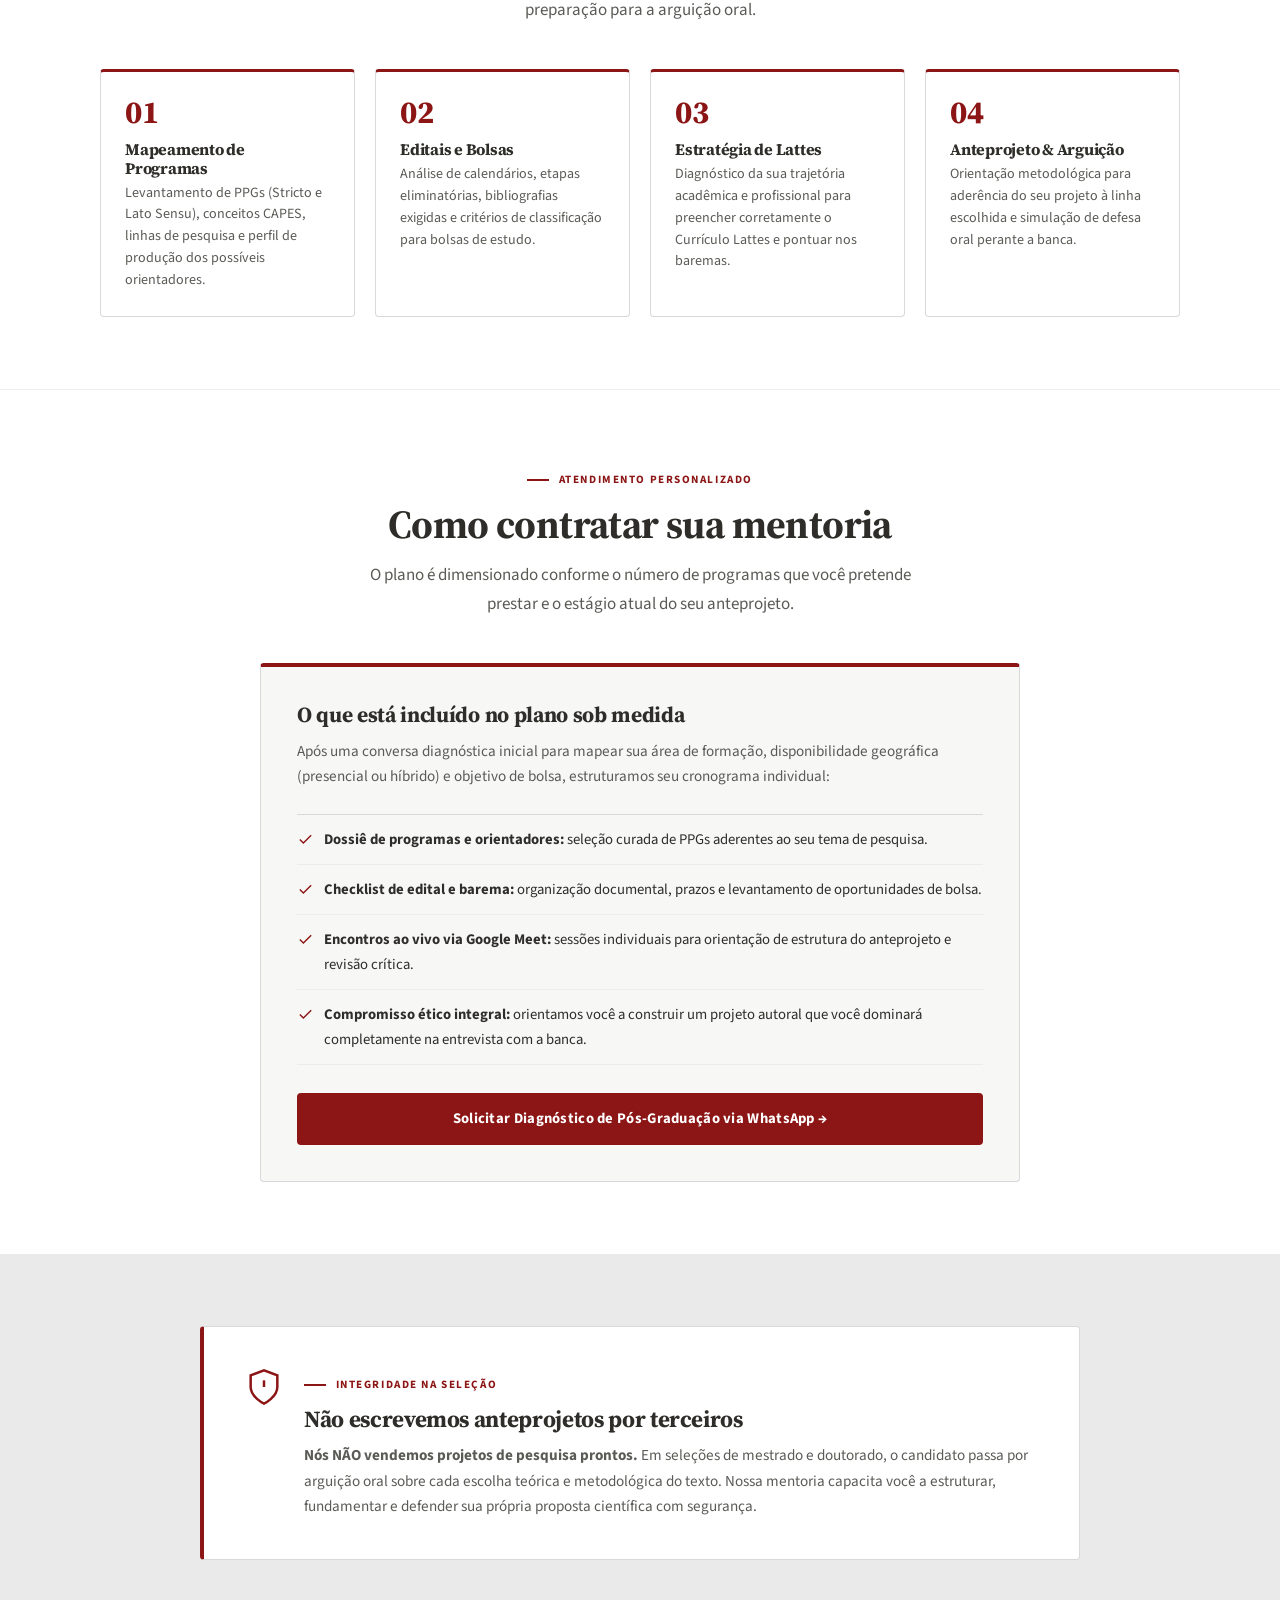
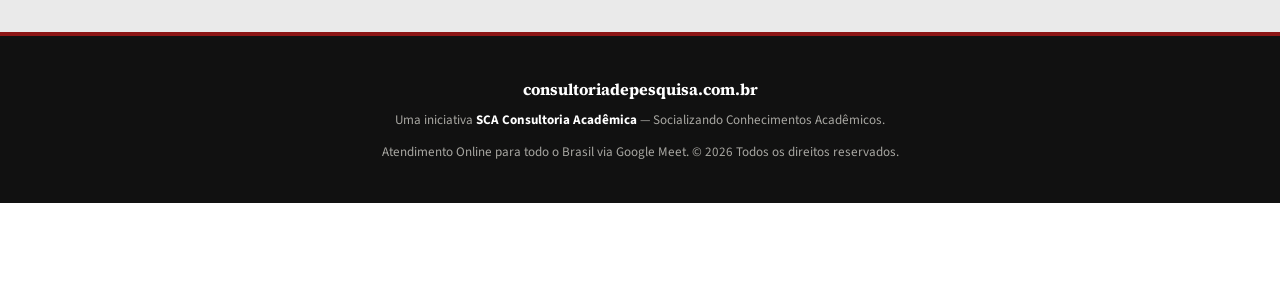
<file: servicos/mentoria-pos-graduacao-bolsas.html>
<!DOCTYPE html>
<html lang="pt-BR">
<head>
  <meta charset="UTF-8">
  <meta name="viewport" content="width=device-width, initial-scale=1.0">
  <title>Mentoria de Pós-Graduação e Bolsas | Mestrado e Doutorado — SCA Consultoria</title>
  <meta name="description" content="Mapeamento estratégico de programas de Mestrado e Doutorado, levantamento de editais e bolsas CAPES/CNPq, adequação do Currículo Lattes e estruturação do anteprojeto de pesquisa.">
  <link rel="canonical" href="https://consultoriadepesquisa.com.br/servicos/mentoria-pos-graduacao-bolsas.html">
  <meta name="robots" content="index, follow">
  <meta name="theme-color" content="#8C1515">

  <link rel="preconnect" href="https://fonts.googleapis.com">
  <link rel="preconnect" href="https://fonts.gstatic.com" crossorigin>
  <link href="https://fonts.googleapis.com/css2?family=Source+Sans+3:wght@400;600;700&family=Source+Serif+4:opsz,wght@8..60,600;8..60,700&display=swap" rel="stylesheet">
  <link rel="stylesheet" href="/style.css">

  <!-- Favicons -->
  <link rel="icon" href="/images/favicon.ico" sizes="any">
  <link rel="icon" type="image/png" sizes="32x32" href="/images/favicon-32x32.png">
  <link rel="icon" type="image/png" sizes="16x16" href="/images/favicon-16x16.png">
  <link rel="apple-touch-icon" sizes="180x180" href="/images/apple-touch-icon.png">

  <!-- Open Graph -->
  <meta property="og:title" content="Mentoria de Pós-Graduação e Bolsas | SCA Consultoria">
  <meta property="og:description" content="Mapeamento de programas de mestrado e doutorado, editais e bolsas CAPES/CNPq, e direcionamento estratégico de anteprojeto de pesquisa.">
  <meta property="og:type" content="website">
  <meta property="og:url" content="https://consultoriadepesquisa.com.br/servicos/mentoria-pos-graduacao-bolsas.html">
  <meta property="og:locale" content="pt_BR">
  <meta property="og:site_name" content="SCA Consultoria Acadêmica">
  <meta property="og:image" content="https://consultoriadepesquisa.com.br/images/logo.png">
  <meta property="og:image:width" content="512">
  <meta property="og:image:height" content="512">
  <meta property="og:image:type" content="image/png">
  <meta property="og:image:alt" content="Logo SCA Consultoria Acadêmica">
  <meta name="twitter:card" content="summary">
  <meta name="twitter:title" content="Mentoria de Pós-Graduação e Bolsas | SCA Consultoria">
  <meta name="twitter:description" content="Mapeamento de programas de mestrado e doutorado, editais e bolsas CAPES/CNPq, e direcionamento estratégico de anteprojeto de pesquisa.">
  <meta name="twitter:image" content="https://consultoriadepesquisa.com.br/images/logo.png">
  <meta name="twitter:image:alt" content="Logo SCA Consultoria Acadêmica">

  <!-- Schema.org JSON-LD -->
  <script type="application/ld+json">
  {
    "@context": "https://schema.org",
    "@type": "Service",
    "@id": "https://consultoriadepesquisa.com.br/servicos/mentoria-pos-graduacao-bolsas.html#service",
    "name": "Mentoria de Pós-Graduação e Bolsas",
    "url": "https://consultoriadepesquisa.com.br/servicos/mentoria-pos-graduacao-bolsas.html",
    "description": "Mapeamento de programas de mestrado e doutorado (Stricto e Lato Sensu), levantamento de editais e bolsas, e direcionamento estratégico de Currículo Lattes e anteprojeto de pesquisa.",
    "provider": {
      "@type": "ProfessionalService",
      "name": "Consultoria de Pesquisa Acadêmica - SCA Consultoria",
      "url": "https://consultoriadepesquisa.com.br/"
    },
    "areaServed": { "@type": "Country", "name": "BR" },
    "availableChannel": {
      "@type": "ServiceChannel",
      "serviceType": "Atendimento Online via Google Meet"
    }
  }
  </script>
</head>
<body>

  <!-- HEADER -->
  <header class="header-float">
    <div class="header-inner">
      <a href="/" class="brand">
        <div class="brand-icon">
          <svg aria-hidden="true" viewBox="0 0 24 24" width="20" height="20" fill="none" stroke="currentColor" stroke-width="2">
            <path d="M22 10v6M2 10l10-5 10 5-10 5z"/>
            <path d="M6 12v5c3 3 9 3 12 0v-5"/>
          </svg>
        </div>
        <div>
          <div class="brand-text">Consultoria de Pesquisa</div>
          <div class="brand-sub">SCA Consultoria Acadêmica</div>
        </div>
      </a>

      <nav class="nav-desktop" aria-label="Navegação principal">
        <a href="/#desafios">Desafios</a>
        <div class="nav-dropdown">
          <a href="/#servicos">Serviços <span aria-hidden="true">▾</span></a>
          <div class="nav-dropdown-content">
            <a href="/servicos/reestruturacao-textual-metodologica.html" class="nav-dropdown-item">
              <strong>Reestruturação Textual e Metodológica</strong>
              <span>Leitura integral e revisão pré-banca</span>
            </a>
            <a href="/servicos/orientacao-academica-individualizada.html" class="nav-dropdown-item">
              <strong>Orientação Acadêmica Individualizada</strong>
              <span>Acompanhamento contínuo via Google Meet</span>
            </a>
            <a href="/servicos/mentoria-pos-graduacao-bolsas.html" class="nav-dropdown-item">
              <strong>Mentoria de Pós-Graduação e Bolsas</strong>
              <span>Mapeamento de programas e anteprojeto</span>
            </a>
          </div>
        </div>
        <a href="/blog/" class="nav-desktop">Artigos de Blog</a>
        <a href="/#como-funciona">Como Funciona</a>
        <a href="/#etica">Ética</a>
        <a href="/#consultora">Consultoras</a>
      </nav>

      <div style="display:flex; align-items:center; gap:0.5rem;">
        <a href="https://wa.me/5541999797577?text=Ol%C3%A1%21%20Preciso%20de%20orienta%C3%A7%C3%A3o%20para%20sele%C3%A7%C3%A3o%20de%20P%C3%B3s-Gradua%C3%A7%C3%A3o%20e%20bolsas." target="_blank" rel="noopener noreferrer" class="btn-whatsapp">
          <svg aria-hidden="true" viewBox="0 0 24 24" width="15" height="15" fill="currentColor"><path d="M17.472 14.382c-.297-.149-1.758-.867-2.03-.967-.273-.099-.471-.148-.67.15-.197.297-.767.966-.94 1.164-.173.199-.347.223-.644.075-.297-.15-1.255-.463-2.39-1.475-.883-.788-1.48-1.761-1.653-2.059-.173-.297-.018-.458.13-.606.134-.133.298-.347.446-.52.149-.174.198-.298.298-.497.099-.198.05-.371-.025-.52-.075-.149-.669-1.612-.916-2.207-.242-.579-.487-.5-.669-.51-.173-.008-.371-.01-.57-.01-.198 0-.52.074-.792.372-.272.297-1.04 1.016-1.04 2.479 0 1.462 1.065 2.875 1.213 3.074.149.198 2.096 3.2 5.077 4.487.709.306 1.262.489 1.694.625.712.227 1.36.195 1.871.118.571-.085 1.758-.719 2.006-1.413.248-.694.248-1.289.173-1.413-.074-.124-.272-.198-.57-.347m-5.421 7.403h-.004a9.87 9.87 0 01-5.031-1.378l-.361-.214-3.741.982.998-3.648-.235-.374a9.86 9.86 0 01-1.51-5.26c.001-5.45 4.436-9.884 9.888-9.884 2.64 0 5.122 1.03 6.988 2.898a9.825 9.825 0 012.893 6.994c-.003 5.45-4.437 9.884-9.885 9.884m8.413-18.297A11.815 11.815 0 0012.05 0C5.495 0 .16 5.335.157 11.892c0 2.096.547 4.142 1.588 5.945L.057 24l6.305-1.654a11.882 11.882 0 005.683 1.448h.005c6.554 0 11.89-5.335 11.893-11.893a11.821 11.821 0 00-3.48-8.413z"/></svg>
          <span>Agendar Diagnóstico</span>
        </a>
        <button class="menu-btn" id="menuBtn" aria-label="Abrir menu" aria-expanded="false">
          <svg aria-hidden="true" viewBox="0 0 24 24" fill="none" stroke="currentColor" stroke-width="2"><line x1="3" y1="6" x2="21" y2="6"/><line x1="3" y1="12" x2="21" y2="12"/><line x1="3" y1="18" x2="21" y2="18"/></svg>
        </button>
      </div>
    </div>

    <nav class="mobile-menu" id="mobileMenu" aria-label="Navegação mobile">
      <a href="/#desafios">Desafios da Pesquisa</a>
      <a href="/#servicos">Nossos Serviços</a>
      <a href="/servicos/reestruturacao-textual-metodologica.html" class="mobile-subitem">Reestruturação Textual e Metodológica</a>
      <a href="/servicos/orientacao-academica-individualizada.html" class="mobile-subitem">Orientação Acadêmica Individualizada</a>
      <a href="/servicos/mentoria-pos-graduacao-bolsas.html" class="mobile-subitem">Mentoria de Pós-Graduação e Bolsas</a>
      <a href="/blog" class="mobile-subitem">Artigos</a>
      <a href="/#como-funciona">Como Funciona</a>
      <a href="/#etica">Ética</a>
      <a href="/#consultora">Consultoras</a>
    </nav>
  </header>

  <main>
    <!-- HERO DO SERVIÇO -->
    <section class="hero">
      <div class="container hero-inner">
        <nav class="breadcrumb" aria-label="Você está em">
          <a href="/">Início</a>
          <span aria-hidden="true">/</span>
          <a href="/#servicos">Serviços</a>
          <span aria-hidden="true">/</span>
          <span aria-current="page">Mentoria de Pós-Graduação e Bolsas</span>
        </nav>

        <div>
          <div class="kicker">Carreira Acadêmica · Mestrado · Doutorado</div>
        </div>
        <h1>Mentoria estratégica para ingresso na <span>pós-graduação</span> e conquista de bolsas.</h1>
        <p class="lead">Transforme a dúvida sobre qual programa escolher em um plano claro de candidatura: mapeamos linhas de pesquisa, editais abertos, critérios de bolsas e alinhamos seu Lattes e anteprojeto às exigências das bancas.</p>

        <div class="hero-actions">
          <a href="https://wa.me/5541999797577?text=Ol%C3%A1%21%20Preciso%20de%20orienta%C3%A7%C3%A3o%20para%20sele%C3%A7%C3%A3o%20de%20P%C3%B3s-Gradua%C3%A7%C3%A3o%20e%20bolsas." target="_blank" rel="noopener noreferrer" class="btn-primary">
            <svg aria-hidden="true" viewBox="0 0 24 24" width="17" height="17" fill="currentColor"><path d="M17.472 14.382c-.297-.149-1.758-.867-2.03-.967-.273-.099-.471-.148-.67.15-.197.297-.767.966-.94 1.164-.173.199-.347.223-.644.075-.297-.15-1.255-.463-2.39-1.475-.883-.788-1.48-1.761-1.653-2.059-.173-.297-.018-.458.13-.606.134-.133.298-.347.446-.52.149-.174.198-.298.298-.497.099-.198.05-.371-.025-.52-.075-.149-.669-1.612-.916-2.207-.242-.579-.487-.5-.669-.51-.173-.008-.371-.01-.57-.01-.198 0-.52.074-.792.372-.272.297-1.04 1.016-1.04 2.479 0 1.462 1.065 2.875 1.213 3.074.149.198 2.096 3.2 5.077 4.487.709.306 1.262.489 1.694.625.712.227 1.36.195 1.871.118.571-.085 1.758-.719 2.006-1.413.248-.694.248-1.289.173-1.413-.074-.124-.272-.198-.57-.347m-5.421 7.403h-.004a9.87 9.87 0 01-5.031-1.378l-.361-.214-3.741.982.998-3.648-.235-.374a9.86 9.86 0 01-1.51-5.26c.001-5.45 4.436-9.884 9.888-9.884 2.64 0 5.122 1.03 6.988 2.898a9.825 9.825 0 012.893 6.994c-.003 5.45-4.437 9.884-9.885 9.884m8.413-18.297A11.815 11.815 0 0012.05 0C5.495 0 .16 5.335.157 11.892c0 2.096.547 4.142 1.588 5.945L.057 24l6.305-1.654a11.882 11.882 0 005.683 1.448h.005c6.554 0 11.89-5.335 11.893-11.893a11.821 11.821 0 00-3.48-8.413z"/></svg>
            Planejar Minha Pós-Graduação
          </a>
          <a href="#como-funciona-mentoria" class="btn-outline">Ver Etapas da Mentoria ↓</a>
        </div>

        <div class="hero-meta">
          <span><svg aria-hidden="true" viewBox="0 0 24 24" fill="none" stroke="currentColor" stroke-width="2"><rect x="2" y="3" width="20" height="14" rx="2"/><line x1="8" y1="21" x2="16" y2="21"/><line x1="12" y1="17" x2="12" y2="21"/></svg> Sessões via Google Meet</span>
          <span><svg aria-hidden="true" viewBox="0 0 24 24" fill="none" stroke="currentColor" stroke-width="2"><circle cx="12" cy="12" r="10"/><polygon points="16.24 7.76 14.12 14.12 7.76 16.24 9.88 9.88 16.24 7.76"/></svg> Stricto & Lato Sensu</span>
          <span><svg aria-hidden="true" viewBox="0 0 24 24" fill="none" stroke="currentColor" stroke-width="2"><path d="M12 22s8-4 8-10V5l-8-3-8 3v7c0 6 8 10 8 10z"/></svg> Orientação Ética e Autoral</span>
        </div>
      </div>
    </section>

    <!-- PARA QUEM É -->
    <section style="background:var(--bg-warm); border-bottom:1px solid var(--border-light);">
      <div class="container">
        <div class="section-head">
          <div class="section-label">Para Quem É Indicada</div>
          <h2>Quando buscar a mentoria de seleção?</h2>
          <p>Muitos candidatos excelentes são reprovados não por falta de capacidade, mas por submeterem projetos desalinhados às linhas de pesquisa ou ignorarem critérios de pontuação dos editais.</p>
        </div>

        <div class="grid-3">
          <div class="card">
            <h3>Recém-Graduados e Concluintes</h3>
            <p>Para quem deseja ingressar no <strong>Mestrado acadêmico ou profissional</strong> logo após a graduação e precisa escolher entre programas públicos, privados ou modalidades Lato Sensu.</p>
          </div>
          <div class="card destaque">
            <h3>Candidatos em Busca de Bolsas</h3>
            <p>Para pesquisadores que precisam de <strong>fomento (CAPES, CNPq, fundações estaduais ou isenções institucionais)</strong> e querem mapear programas com histórico real de concessão e notas CAPES competitivas.</p>
          </div>
          <div class="card">
            <h3>Profissionais em Transição ou Doutorado</h3>
            <p>Para mestres preparando candidatura ao <strong>Doutorado</strong> ou profissionais do mercado que desejam retornar à universidade com um anteprojeto maduro e currículo bem estruturado.</p>
          </div>
        </div>
      </div>
    </section>

    <!-- PILARES DA MENTORIA -->
    <section id="como-funciona-mentoria" style="background:var(--white); border-bottom:1px solid var(--border-light);">
      <div class="container">
        <div class="section-head">
          <div class="section-label">Escopo do Acompanhamento</div>
          <h2>Os 4 pilares da Mentoria de Pós-Graduação</h2>
          <p>Trabalhamos de ponta a ponta desde a escolha estratégica do programa até a preparação para a arguição oral.</p>
        </div>

        <div class="steps">
          <div class="step">
            <div class="step-num">01</div>
            <h3>Mapeamento de Programas</h3>
            <p>Levantamento de PPGs (Stricto e Lato Sensu), conceitos CAPES, linhas de pesquisa e perfil de produção dos possíveis orientadores.</p>
          </div>
          <div class="step">
            <div class="step-num">02</div>
            <h3>Editais e Bolsas</h3>
            <p>Análise de calendários, etapas eliminatórias, bibliografias exigidas e critérios de classificação para bolsas de estudo.</p>
          </div>
          <div class="step">
            <div class="step-num">03</div>
            <h3>Estratégia de Lattes</h3>
            <p>Diagnóstico da sua trajetória acadêmica e profissional para preencher corretamente o Currículo Lattes e pontuar nos baremas.</p>
          </div>
          <div class="step">
            <div class="step-num">04</div>
            <h3>Anteprojeto & Arguição</h3>
            <p>Orientação metodológica para aderência do seu projeto à linha escolhida e simulação de defesa oral perante a banca.</p>
          </div>
        </div>
      </div>
    </section>

    <!-- ESCOPO E CONTRATAÇÃO -->
    <section style="background:var(--white);">
      <div class="container">
        <div class="section-head">
          <div class="section-label">Atendimento Personalizado</div>
          <h2>Como contratar sua mentoria</h2>
          <p>O plano é dimensionado conforme o número de programas que você pretende prestar e o estágio atual do seu anteprojeto.</p>
        </div>

        <div class="escopo-box">
          <h3>O que está incluído no plano sob medida</h3>
          <p>Após uma conversa diagnóstica inicial para mapear sua área de formação, disponibilidade geográfica (presencial ou híbrido) e objetivo de bolsa, estruturamos seu cronograma individual:</p>
          <ul class="escopo-list">
            <li>
              <svg aria-hidden="true" viewBox="0 0 24 24" fill="none" stroke="currentColor" stroke-width="2"><polyline points="20 6 9 17 4 12"/></svg>
              <span><strong>Dossiê de programas e orientadores:</strong> seleção curada de PPGs aderentes ao seu tema de pesquisa.</span>
            </li>
            <li>
              <svg aria-hidden="true" viewBox="0 0 24 24" fill="none" stroke="currentColor" stroke-width="2"><polyline points="20 6 9 17 4 12"/></svg>
              <span><strong>Checklist de edital e barema:</strong> organização documental, prazos e levantamento de oportunidades de bolsa.</span>
            </li>
            <li>
              <svg aria-hidden="true" viewBox="0 0 24 24" fill="none" stroke="currentColor" stroke-width="2"><polyline points="20 6 9 17 4 12"/></svg>
              <span><strong>Encontros ao vivo via Google Meet:</strong> sessões individuais para orientação de estrutura do anteprojeto e revisão crítica.</span>
            </li>
            <li>
              <svg aria-hidden="true" viewBox="0 0 24 24" fill="none" stroke="currentColor" stroke-width="2"><polyline points="20 6 9 17 4 12"/></svg>
              <span><strong>Compromisso ético integral:</strong> orientamos você a construir um projeto autoral que você dominará completamente na entrevista com a banca.</span>
            </li>
          </ul>
          <a href="https://wa.me/5541999797577?text=Ol%C3%A1%21%20Gostaria%20de%20receber%20uma%20proposta%20para%20a%20Mentoria%20de%20P%C3%B3s-Gradua%C3%A7%C3%A3o%20e%20Bolsas." target="_blank" rel="noopener noreferrer" class="btn-primary">
            Solicitar Diagnóstico de Pós-Graduação via WhatsApp →
          </a>
        </div>
      </div>
    </section>

    <!-- ÉTICA -->
    <section style="background:var(--bg-soft);">
      <div class="container">
        <div class="etica-box">
          <svg aria-hidden="true" viewBox="0 0 24 24" fill="none" stroke="currentColor" stroke-width="1.5"><path d="M12 22s8-4 8-10V5l-8-3-8 3v7c0 6 8 10 8 10z"/><path d="M12 8v4"/><path d="M12 16h.01"/></svg>
          <div>
            <div class="section-label">Integridade na Seleção</div>
            <h2>Não escrevemos anteprojetos por terceiros</h2>
            <p><strong>Nós NÃO vendemos projetos de pesquisa prontos.</strong> Em seleções de mestrado e doutorado, o candidato passa por arguição oral sobre cada escolha teórica e metodológica do texto. Nossa mentoria capacita você a estruturar, fundamentar e defender sua própria proposta científica com segurança.</p>
          </div>
        </div>
      </div>
    </section>
  </main>

  <!-- FOOTER ESTÁTICO -->
  <footer class="footer-estatico">
    <div class="container">
      <p style="font-weight:700; color:var(--white); font-size:1rem; font-family:'Source Serif 4', Georgia, serif;">consultoriadepesquisa.com.br</p>
      <p style="margin-top:0.4rem;">Uma iniciativa <strong>SCA Consultoria Acadêmica</strong> — Socializando Conhecimentos Acadêmicos.</p>
      <p style="margin-top:0.6rem;">Atendimento Online para todo o Brasil via Google Meet. © 2026 Todos os direitos reservados.</p>
    </div>
  </footer>

  <!-- FOOTER FLUTUANTE -->
  <div class="footer-flutuante hidden" id="footerFlutuante">
    <div class="footer-flutuante-inner">
      <div class="footer-flutuante-text">
        Vai prestar seleção de Mestrado ou Doutorado?
        <small>Mapeie programas, bolsas e alinhe seu anteprojeto com nossa equipe.</small>
      </div>
      <div style="display:flex; align-items:center; gap:0.5rem;">
        <a href="https://wa.me/5541999797577?text=Ol%C3%A1%21%20Preciso%20de%20orienta%C3%A7%C3%A3o%20para%20sele%C3%A7%C3%A3o%20de%20P%C3%B3s-Gradua%C3%A7%C3%A3o%20e%20bolsas." target="_blank" rel="noopener noreferrer" class="btn-primary" style="font-size:0.78rem; padding:0.5rem 0.9rem; border-radius:0.25rem;">
          <svg aria-hidden="true" viewBox="0 0 24 24" width="15" height="15" fill="currentColor"><path d="M17.472 14.382c-.297-.149-1.758-.867-2.03-.967-.273-.099-.471-.148-.67.15-.197.297-.767.966-.94 1.164-.173.199-.347.223-.644.075-.297-.15-1.255-.463-2.39-1.475-.883-.788-1.48-1.761-1.653-2.059-.173-.297-.018-.458.13-.606.134-.133.298-.347.446-.52.149-.174.198-.298.298-.497.099-.198.05-.371-.025-.52-.075-.149-.669-1.612-.916-2.207-.242-.579-.487-.5-.669-.51-.173-.008-.371-.01-.57-.01-.198 0-.52.074-.792.372-.272.297-1.04 1.016-1.04 2.479 0 1.462 1.065 2.875 1.213 3.074.149.198 2.096 3.2 5.077 4.487.709.306 1.262.489 1.694.625.712.227 1.36.195 1.871.118.571-.085 1.758-.719 2.006-1.413.248-.694.248-1.289.173-1.413-.074-.124-.272-.198-.57-.347m-5.421 7.403h-.004a9.87 9.87 0 01-5.031-1.378l-.361-.214-3.741.982.998-3.648-.235-.374a9.86 9.86 0 01-1.51-5.26c.001-5.45 4.436-9.884 9.888-9.884 2.64 0 5.122 1.03 6.988 2.898a9.825 9.825 0 012.893 6.994c-.003 5.45-4.437 9.884-9.885 9.884m8.413-18.297A11.815 11.815 0 0012.05 0C5.495 0 .16 5.335.157 11.892c0 2.096.547 4.142 1.588 5.945L.057 24l6.305-1.654a11.882 11.882 0 005.683 1.448h.005c6.554 0 11.89-5.335 11.893-11.893a11.821 11.821 0 00-3.48-8.413z"/></svg>
          <span>WhatsApp</span>
        </a>
        <button class="btn-fechar" id="btnFecharFooter" aria-label="Minimizar barra">
          <svg aria-hidden="true" viewBox="0 0 24 24" fill="none" stroke="currentColor" stroke-width="2"><line x1="18" y1="6" x2="6" y2="18"/><line x1="6" y1="6" x2="18" y2="18"/></svg>
        </button>
      </div>
    </div>
  </div>

  <script src="/app.js" defer></script>
</body>
</html>
</file>
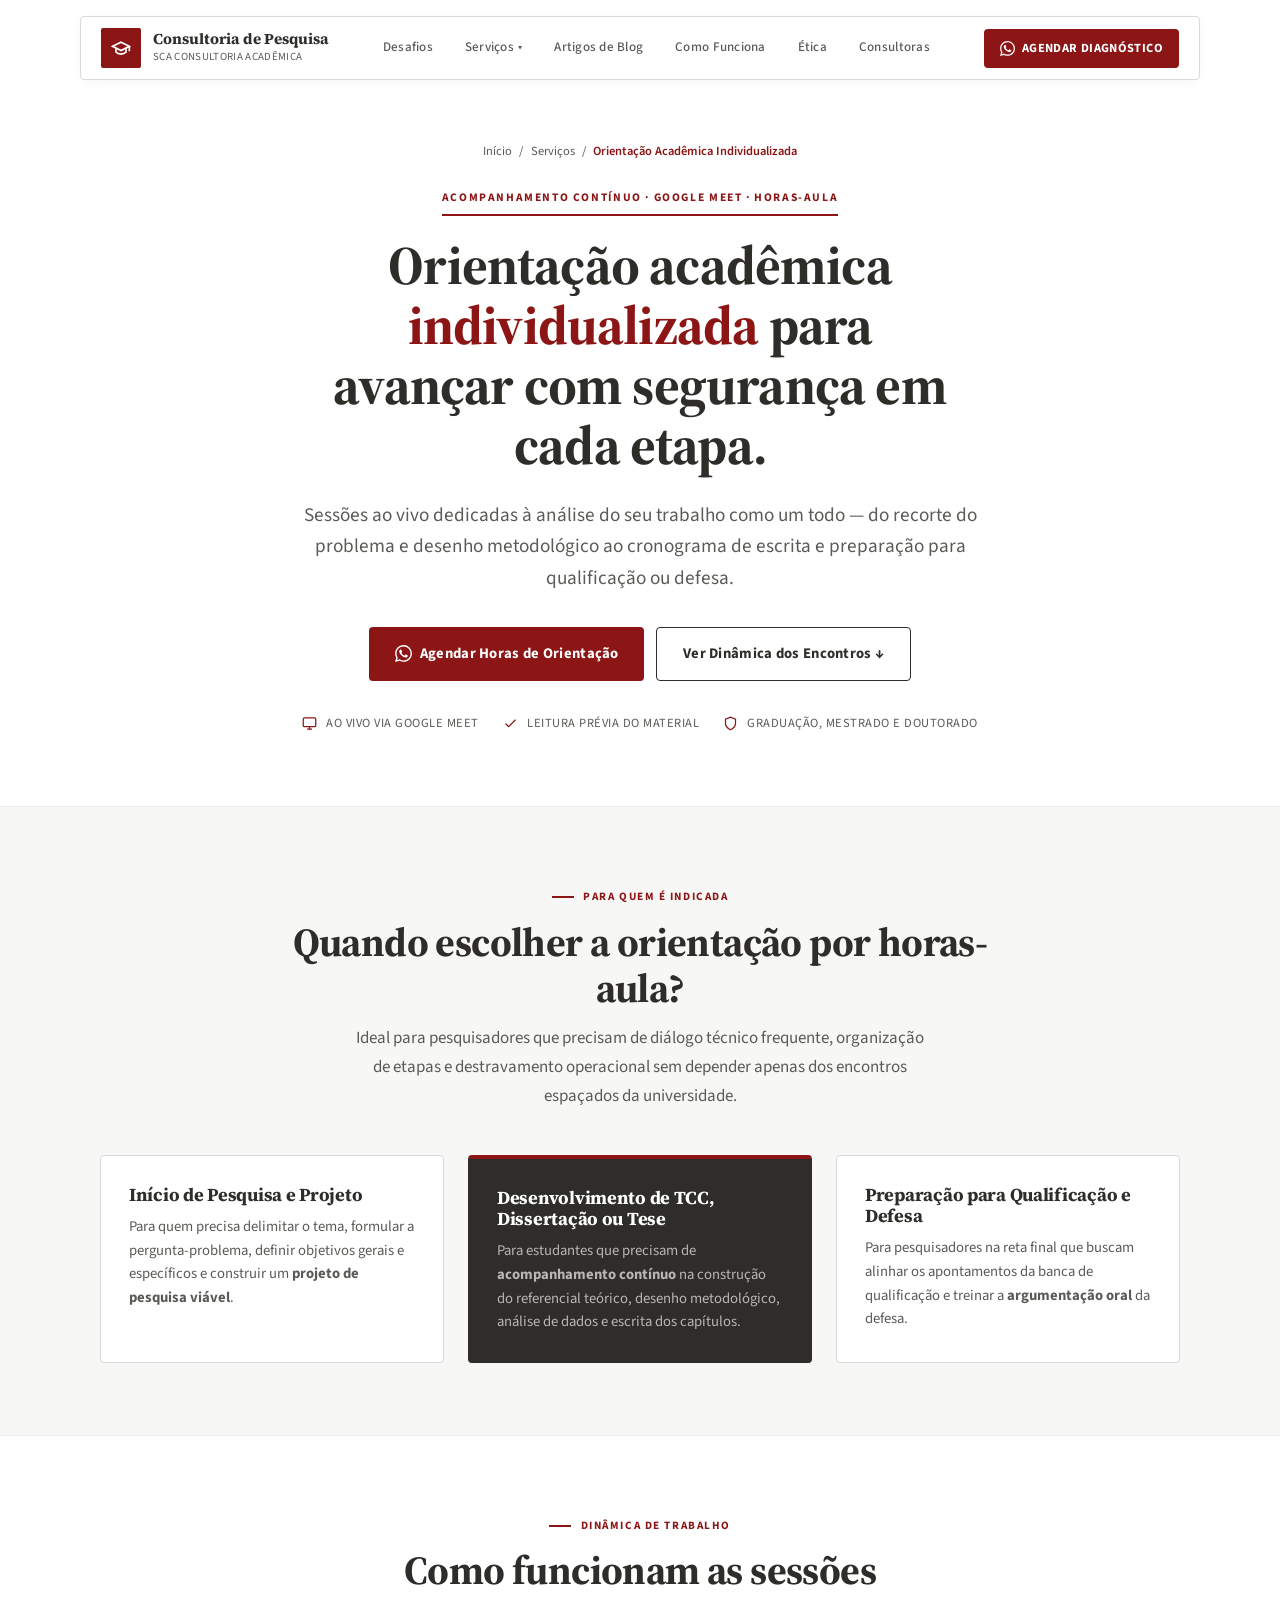
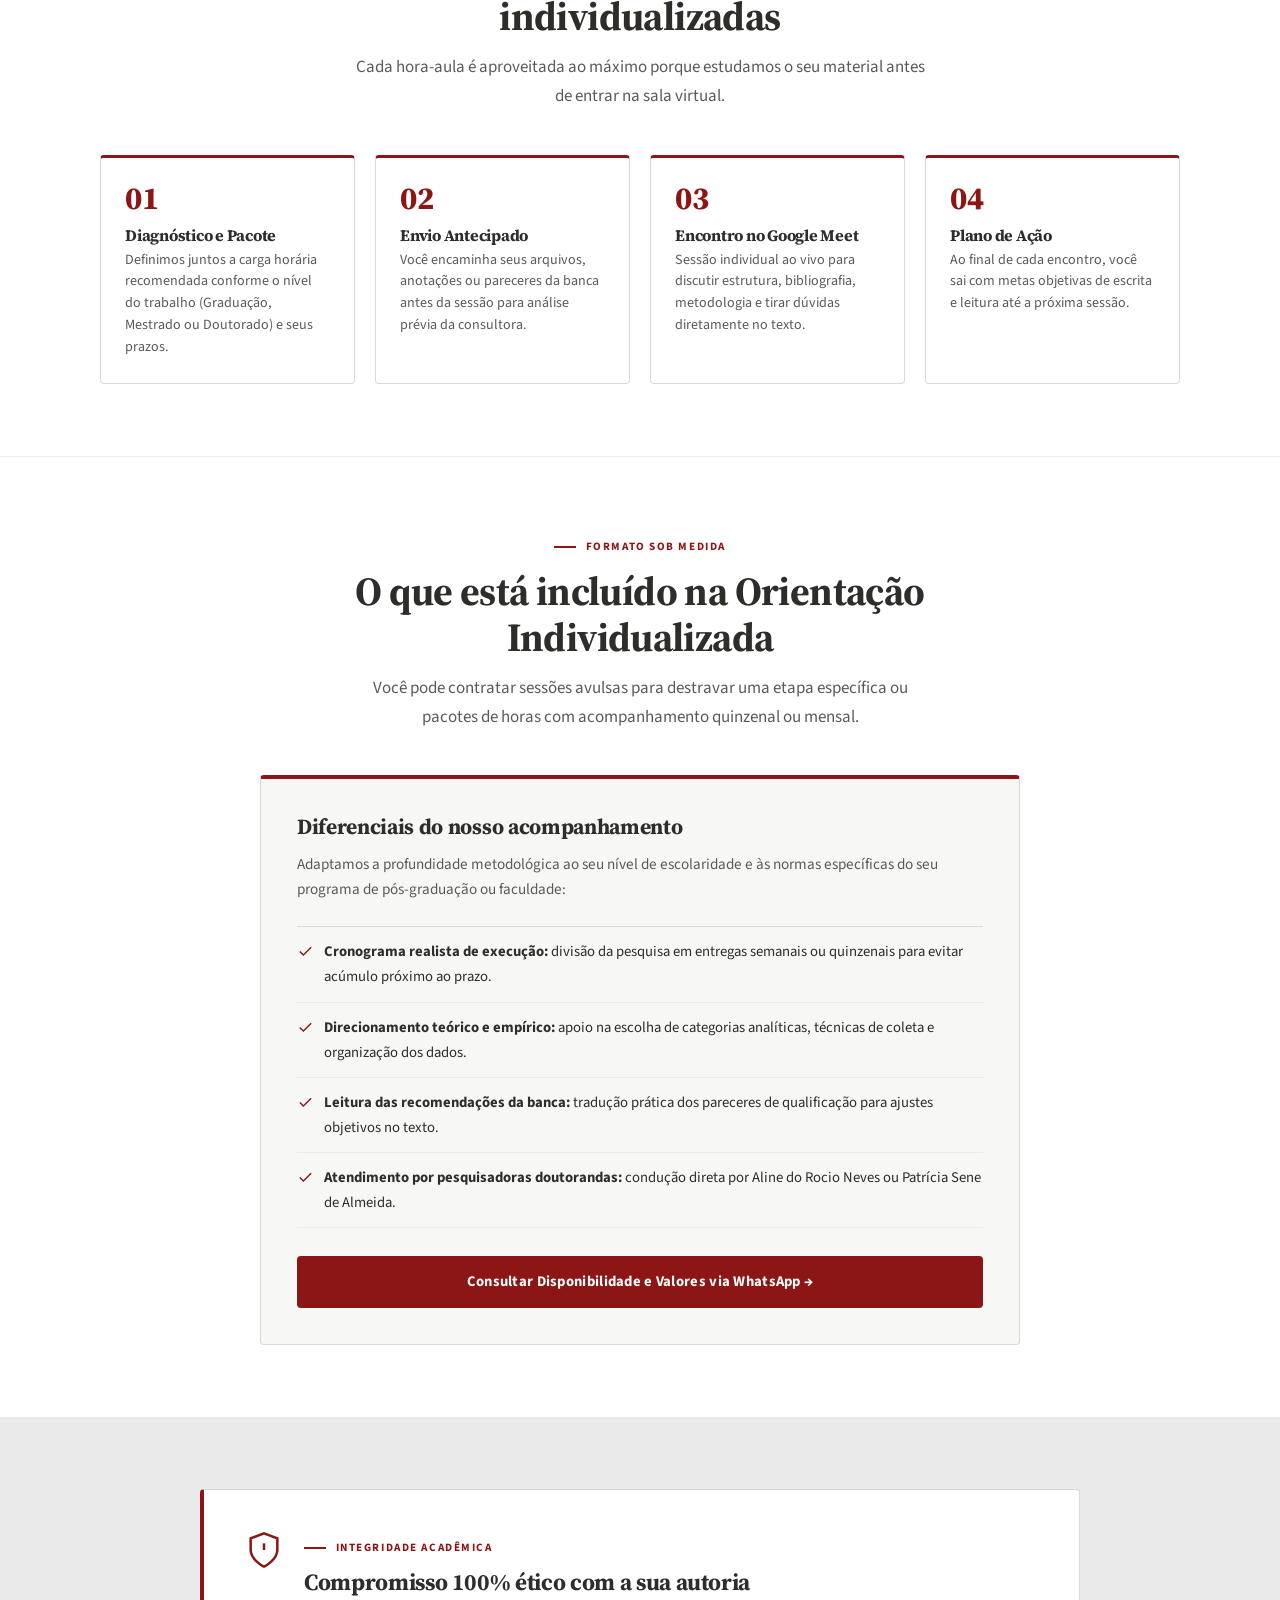
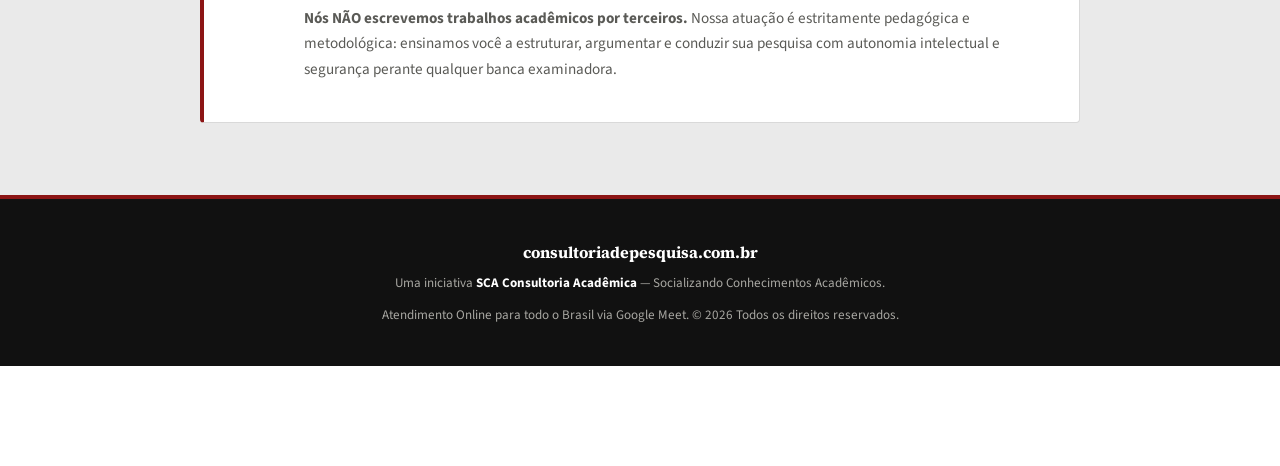
<file: servicos/orientacao-academica-individualizada.html>
<!DOCTYPE html>
<html lang="pt-BR">
<head>
  <meta charset="UTF-8">
  <meta name="viewport" content="width=device-width, initial-scale=1.0">
  <title>Orientação Acadêmica Individualizada | Encontros Online — SCA Consultoria</title>
  <meta name="description" content="Horas-aula dedicadas à análise do trabalho acadêmico como um todo. Acompanhamento individualizado via Google Meet para cronograma, estruturação e direcionamento teórico-empírico.">
  <link rel="canonical" href="https://consultoriadepesquisa.com.br/servicos/orientacao-academica-individualizada.html">
  <meta name="robots" content="index, follow">
  <meta name="theme-color" content="#8C1515">

  <link rel="preconnect" href="https://fonts.googleapis.com">
  <link rel="preconnect" href="https://fonts.gstatic.com" crossorigin>
  <link href="https://fonts.googleapis.com/css2?family=Source+Sans+3:wght@400;600;700&family=Source+Serif+4:opsz,wght@8..60,600;8..60,700&display=swap" rel="stylesheet">
  <link rel="stylesheet" href="/style.css">

  <!-- Favicons -->
  <link rel="icon" href="/images/favicon.ico" sizes="any">
  <link rel="icon" type="image/png" sizes="32x32" href="/images/favicon-32x32.png">
  <link rel="icon" type="image/png" sizes="16x16" href="/images/favicon-16x16.png">
  <link rel="apple-touch-icon" sizes="180x180" href="/images/apple-touch-icon.png">

  <!-- Open Graph -->
  <meta property="og:title" content="Orientação Acadêmica Individualizada | SCA Consultoria">
  <meta property="og:description" content="Horas-aula dedicadas à análise do trabalho, cronograma e direcionamento teórico e empírico via Google Meet.">
  <meta property="og:type" content="website">
  <meta property="og:url" content="https://consultoriadepesquisa.com.br/servicos/orientacao-academica-individualizada.html">
  <meta property="og:locale" content="pt_BR">
  <meta property="og:site_name" content="SCA Consultoria Acadêmica">
  <meta property="og:image" content="https://consultoriadepesquisa.com.br/images/logo.png">
  <meta property="og:image:width" content="512">
  <meta property="og:image:height" content="512">
  <meta property="og:image:type" content="image/png">
  <meta property="og:image:alt" content="Logo SCA Consultoria Acadêmica">
  <meta name="twitter:card" content="summary">
  <meta name="twitter:title" content="Orientação Acadêmica Individualizada | SCA Consultoria">
  <meta name="twitter:description" content="Horas-aula dedicadas à análise do trabalho, cronograma e direcionamento teórico e empírico via Google Meet.">
  <meta name="twitter:image" content="https://consultoriadepesquisa.com.br/images/logo.png">
  <meta name="twitter:image:alt" content="Logo SCA Consultoria Acadêmica">

  <!-- Schema.org JSON-LD -->
  <script type="application/ld+json">
  {
    "@context": "https://schema.org",
    "@type": "Service",
    "@id": "https://consultoriadepesquisa.com.br/servicos/orientacao-academica-individualizada.html#service",
    "name": "Orientação Acadêmica Individualizada",
    "url": "https://consultoriadepesquisa.com.br/servicos/orientacao-academica-individualizada.html",
    "description": "Horas-aula dedicadas à análise do trabalho acadêmico como um todo, considerando suas etapas e o nível de escolaridade. Foco nos processos de elaboração, cronograma e direcionamento teórico e empírico.",
    "provider": {
      "@type": "ProfessionalService",
      "name": "Consultoria de Pesquisa Acadêmica - SCA Consultoria",
      "url": "https://consultoriadepesquisa.com.br/"
    },
    "areaServed": { "@type": "Country", "name": "BR" },
    "availableChannel": {
      "@type": "ServiceChannel",
      "serviceType": "Atendimento Online via Google Meet"
    }
  }
  </script>
</head>
<body>

  <!-- HEADER -->
  <header class="header-float">
    <div class="header-inner">
      <a href="/" class="brand">
        <div class="brand-icon">
          <svg aria-hidden="true" viewBox="0 0 24 24" width="20" height="20" fill="none" stroke="currentColor" stroke-width="2">
            <path d="M22 10v6M2 10l10-5 10 5-10 5z"/>
            <path d="M6 12v5c3 3 9 3 12 0v-5"/>
          </svg>
        </div>
        <div>
          <div class="brand-text">Consultoria de Pesquisa</div>
          <div class="brand-sub">SCA Consultoria Acadêmica</div>
        </div>
      </a>

      <nav class="nav-desktop" aria-label="Navegação principal">
        <a href="/#desafios">Desafios</a>
        <div class="nav-dropdown">
          <a href="/#servicos">Serviços <span aria-hidden="true">▾</span></a>
          <div class="nav-dropdown-content">
            <a href="/servicos/reestruturacao-textual-metodologica.html" class="nav-dropdown-item">
              <strong>Reestruturação Textual e Metodológica</strong>
              <span>Leitura integral e revisão pré-banca</span>
            </a>
            <a href="/servicos/orientacao-academica-individualizada.html" class="nav-dropdown-item">
              <strong>Orientação Acadêmica Individualizada</strong>
              <span>Acompanhamento contínuo via Google Meet</span>
            </a>
            <a href="/servicos/mentoria-pos-graduacao-bolsas.html" class="nav-dropdown-item">
              <strong>Mentoria de Pós-Graduação e Bolsas</strong>
              <span>Mapeamento de programas e anteprojeto</span>
            </a>
          </div>
        </div>
        <a href="/blog/" class="nav-desktop">Artigos de Blog</a>
        <a href="/#como-funciona">Como Funciona</a>
        <a href="/#etica">Ética</a>
        <a href="/#consultora">Consultoras</a>
      </nav>

      <div style="display:flex; align-items:center; gap:0.5rem;">
        <a href="https://wa.me/5541999797577?text=Ol%C3%A1%21%20Gostaria%20de%20saber%20mais%20sobre%20as%20horas%20de%20Orienta%C3%A7%C3%A3o%20Individualizada." target="_blank" rel="noopener noreferrer" class="btn-whatsapp">
          <svg aria-hidden="true" viewBox="0 0 24 24" width="15" height="15" fill="currentColor"><path d="M17.472 14.382c-.297-.149-1.758-.867-2.03-.967-.273-.099-.471-.148-.67.15-.197.297-.767.966-.94 1.164-.173.199-.347.223-.644.075-.297-.15-1.255-.463-2.39-1.475-.883-.788-1.48-1.761-1.653-2.059-.173-.297-.018-.458.13-.606.134-.133.298-.347.446-.52.149-.174.198-.298.298-.497.099-.198.05-.371-.025-.52-.075-.149-.669-1.612-.916-2.207-.242-.579-.487-.5-.669-.51-.173-.008-.371-.01-.57-.01-.198 0-.52.074-.792.372-.272.297-1.04 1.016-1.04 2.479 0 1.462 1.065 2.875 1.213 3.074.149.198 2.096 3.2 5.077 4.487.709.306 1.262.489 1.694.625.712.227 1.36.195 1.871.118.571-.085 1.758-.719 2.006-1.413.248-.694.248-1.289.173-1.413-.074-.124-.272-.198-.57-.347m-5.421 7.403h-.004a9.87 9.87 0 01-5.031-1.378l-.361-.214-3.741.982.998-3.648-.235-.374a9.86 9.86 0 01-1.51-5.26c.001-5.45 4.436-9.884 9.888-9.884 2.64 0 5.122 1.03 6.988 2.898a9.825 9.825 0 012.893 6.994c-.003 5.45-4.437 9.884-9.885 9.884m8.413-18.297A11.815 11.815 0 0012.05 0C5.495 0 .16 5.335.157 11.892c0 2.096.547 4.142 1.588 5.945L.057 24l6.305-1.654a11.882 11.882 0 005.683 1.448h.005c6.554 0 11.89-5.335 11.893-11.893a11.821 11.821 0 00-3.48-8.413z"/></svg>
          <span>Agendar Diagnóstico</span>
        </a>
        <button class="menu-btn" id="menuBtn" aria-label="Abrir menu" aria-expanded="false">
          <svg aria-hidden="true" viewBox="0 0 24 24" fill="none" stroke="currentColor" stroke-width="2"><line x1="3" y1="6" x2="21" y2="6"/><line x1="3" y1="12" x2="21" y2="12"/><line x1="3" y1="18" x2="21" y2="18"/></svg>
        </button>
      </div>
    </div>

    <nav class="mobile-menu" id="mobileMenu" aria-label="Navegação mobile">
      <a href="/#desafios">Desafios da Pesquisa</a>
      <a href="/#servicos">Nossos Serviços</a>
      <a href="/servicos/reestruturacao-textual-metodologica.html" class="mobile-subitem">Reestruturação Textual e Metodológica</a>
      <a href="/servicos/orientacao-academica-individualizada.html" class="mobile-subitem">Orientação Acadêmica Individualizada</a>
      <a href="/servicos/mentoria-pos-graduacao-bolsas.html" class="mobile-subitem">Mentoria de Pós-Graduação e Bolsas</a>
      <a href="/blog" class="mobile-subitem">Artigos</a>
      <a href="/#como-funciona">Como Funciona</a>
      <a href="/#etica">Ética</a>
      <a href="/#consultora">Consultoras</a>
    </nav>
  </header>

  <main>
    <!-- HERO DO SERVIÇO -->
    <section class="hero">
      <div class="container hero-inner">
        <nav class="breadcrumb" aria-label="Você está em">
          <a href="/">Início</a>
          <span aria-hidden="true">/</span>
          <a href="/#servicos">Serviços</a>
          <span aria-hidden="true">/</span>
          <span aria-current="page">Orientação Acadêmica Individualizada</span>
        </nav>

        <div>
          <div class="kicker">Acompanhamento Contínuo · Google Meet · Horas-Aula</div>
        </div>
        <h1>Orientação acadêmica <span>individualizada</span> para avançar com segurança em cada etapa.</h1>
        <p class="lead">Sessões ao vivo dedicadas à análise do seu trabalho como um todo — do recorte do problema e desenho metodológico ao cronograma de escrita e preparação para qualificação ou defesa.</p>

        <div class="hero-actions">
          <a href="https://wa.me/5541999797577?text=Ol%C3%A1%21%20Gostaria%20de%20saber%20mais%20sobre%20as%20horas%20de%20Orienta%C3%A7%C3%A3o%20Individualizada." target="_blank" rel="noopener noreferrer" class="btn-primary">
            <svg aria-hidden="true" viewBox="0 0 24 24" width="17" height="17" fill="currentColor"><path d="M17.472 14.382c-.297-.149-1.758-.867-2.03-.967-.273-.099-.471-.148-.67.15-.197.297-.767.966-.94 1.164-.173.199-.347.223-.644.075-.297-.15-1.255-.463-2.39-1.475-.883-.788-1.48-1.761-1.653-2.059-.173-.297-.018-.458.13-.606.134-.133.298-.347.446-.52.149-.174.198-.298.298-.497.099-.198.05-.371-.025-.52-.075-.149-.669-1.612-.916-2.207-.242-.579-.487-.5-.669-.51-.173-.008-.371-.01-.57-.01-.198 0-.52.074-.792.372-.272.297-1.04 1.016-1.04 2.479 0 1.462 1.065 2.875 1.213 3.074.149.198 2.096 3.2 5.077 4.487.709.306 1.262.489 1.694.625.712.227 1.36.195 1.871.118.571-.085 1.758-.719 2.006-1.413.248-.694.248-1.289.173-1.413-.074-.124-.272-.198-.57-.347m-5.421 7.403h-.004a9.87 9.87 0 01-5.031-1.378l-.361-.214-3.741.982.998-3.648-.235-.374a9.86 9.86 0 01-1.51-5.26c.001-5.45 4.436-9.884 9.888-9.884 2.64 0 5.122 1.03 6.988 2.898a9.825 9.825 0 012.893 6.994c-.003 5.45-4.437 9.884-9.885 9.884m8.413-18.297A11.815 11.815 0 0012.05 0C5.495 0 .16 5.335.157 11.892c0 2.096.547 4.142 1.588 5.945L.057 24l6.305-1.654a11.882 11.882 0 005.683 1.448h.005c6.554 0 11.89-5.335 11.893-11.893a11.821 11.821 0 00-3.48-8.413z"/></svg>
            Agendar Horas de Orientação
          </a>
          <a href="#como-funciona-orientacao" class="btn-outline">Ver Dinâmica dos Encontros ↓</a>
        </div>

        <div class="hero-meta">
          <span><svg aria-hidden="true" viewBox="0 0 24 24" fill="none" stroke="currentColor" stroke-width="2"><rect x="2" y="3" width="20" height="14" rx="2"/><line x1="8" y1="21" x2="16" y2="21"/><line x1="12" y1="17" x2="12" y2="21"/></svg> Ao Vivo via Google Meet</span>
          <span><svg aria-hidden="true" viewBox="0 0 24 24" fill="none" stroke="currentColor" stroke-width="2"><polyline points="20 6 9 17 4 12"/></svg> Leitura Prévia do Material</span>
          <span><svg aria-hidden="true" viewBox="0 0 24 24" fill="none" stroke="currentColor" stroke-width="2"><path d="M12 22s8-4 8-10V5l-8-3-8 3v7c0 6 8 10 8 10z"/></svg> Graduação, Mestrado e Doutorado</span>
        </div>
      </div>
    </section>

    <!-- PARA QUEM É -->
    <section style="background:var(--bg-warm); border-bottom:1px solid var(--border-light);">
      <div class="container">
        <div class="section-head">
          <div class="section-label">Para Quem É Indicada</div>
          <h2>Quando escolher a orientação por horas-aula?</h2>
          <p>Ideal para pesquisadores que precisam de diálogo técnico frequente, organização de etapas e destravamento operacional sem depender apenas dos encontros espaçados da universidade.</p>
        </div>

        <div class="grid-3">
          <div class="card">
            <h3>Início de Pesquisa e Projeto</h3>
            <p>Para quem precisa delimitar o tema, formular a pergunta-problema, definir objetivos gerais e específicos e construir um <strong>projeto de pesquisa viável</strong>.</p>
          </div>
          <div class="card destaque">
            <h3>Desenvolvimento de TCC, Dissertação ou Tese</h3>
            <p>Para estudantes que precisam de <strong>acompanhamento contínuo</strong> na construção do referencial teórico, desenho metodológico, análise de dados e escrita dos capítulos.</p>
          </div>
          <div class="card">
            <h3>Preparação para Qualificação e Defesa</h3>
            <p>Para pesquisadores na reta final que buscam alinhar os apontamentos da banca de qualificação e treinar a <strong>argumentação oral</strong> da defesa.</p>
          </div>
        </div>
      </div>
    </section>

    <!-- DINÂMICA DOS ENCONTROS -->
    <section id="como-funciona-orientacao" style="background:var(--white); border-bottom:1px solid var(--border-light);">
      <div class="container">
        <div class="section-head">
          <div class="section-label">Dinâmica de Trabalho</div>
          <h2>Como funcionam as sessões individualizadas</h2>
          <p>Cada hora-aula é aproveitada ao máximo porque estudamos o seu material antes de entrar na sala virtual.</p>
        </div>

        <div class="steps">
          <div class="step">
            <div class="step-num">01</div>
            <h3>Diagnóstico e Pacote</h3>
            <p>Definimos juntos a carga horária recomendada conforme o nível do trabalho (Graduação, Mestrado ou Doutorado) e seus prazos.</p>
          </div>
          <div class="step">
            <div class="step-num">02</div>
            <h3>Envio Antecipado</h3>
            <p>Você encaminha seus arquivos, anotações ou pareceres da banca antes da sessão para análise prévia da consultora.</p>
          </div>
          <div class="step">
            <div class="step-num">03</div>
            <h3>Encontro no Google Meet</h3>
            <p>Sessão individual ao vivo para discutir estrutura, bibliografia, metodologia e tirar dúvidas diretamente no texto.</p>
          </div>
          <div class="step">
            <div class="step-num">04</div>
            <h3>Plano de Ação</h3>
            <p>Ao final de cada encontro, você sai com metas objetivas de escrita e leitura até a próxima sessão.</p>
          </div>
        </div>
      </div>
    </section>

    <!-- ESCOPO E CONTRATAÇÃO -->
    <section style="background:var(--white);">
      <div class="container">
        <div class="section-head">
          <div class="section-label">Formato Sob Medida</div>
          <h2>O que está incluído na Orientação Individualizada</h2>
          <p>Você pode contratar sessões avulsas para destravar uma etapa específica ou pacotes de horas com acompanhamento quinzenal ou mensal.</p>
        </div>

        <div class="escopo-box">
          <h3>Diferenciais do nosso acompanhamento</h3>
          <p>Adaptamos a profundidade metodológica ao seu nível de escolaridade e às normas específicas do seu programa de pós-graduação ou faculdade:</p>
          <ul class="escopo-list">
            <li>
              <svg aria-hidden="true" viewBox="0 0 24 24" fill="none" stroke="currentColor" stroke-width="2"><polyline points="20 6 9 17 4 12"/></svg>
              <span><strong>Cronograma realista de execução:</strong> divisão da pesquisa em entregas semanais ou quinzenais para evitar acúmulo próximo ao prazo.</span>
            </li>
            <li>
              <svg aria-hidden="true" viewBox="0 0 24 24" fill="none" stroke="currentColor" stroke-width="2"><polyline points="20 6 9 17 4 12"/></svg>
              <span><strong>Direcionamento teórico e empírico:</strong> apoio na escolha de categorias analíticas, técnicas de coleta e organização dos dados.</span>
            </li>
            <li>
              <svg aria-hidden="true" viewBox="0 0 24 24" fill="none" stroke="currentColor" stroke-width="2"><polyline points="20 6 9 17 4 12"/></svg>
              <span><strong>Leitura das recomendações da banca:</strong> tradução prática dos pareceres de qualificação para ajustes objetivos no texto.</span>
            </li>
            <li>
              <svg aria-hidden="true" viewBox="0 0 24 24" fill="none" stroke="currentColor" stroke-width="2"><polyline points="20 6 9 17 4 12"/></svg>
              <span><strong>Atendimento por pesquisadoras doutorandas:</strong> condução direta por Aline do Rocio Neves ou Patrícia Sene de Almeida.</span>
            </li>
          </ul>
          <a href="https://wa.me/5541999797577?text=Ol%C3%A1%21%20Gostaria%20de%20receber%20os%20valores%20das%20horas-aula%20de%20Orienta%C3%A7%C3%A3o%20Acad%C3%AAmica%20Individualizada." target="_blank" rel="noopener noreferrer" class="btn-primary">
            Consultar Disponibilidade e Valores via WhatsApp →
          </a>
        </div>
      </div>
    </section>

    <!-- ÉTICA -->
    <section style="background:var(--bg-soft);">
      <div class="container">
        <div class="etica-box">
          <svg aria-hidden="true" viewBox="0 0 24 24" fill="none" stroke="currentColor" stroke-width="1.5"><path d="M12 22s8-4 8-10V5l-8-3-8 3v7c0 6 8 10 8 10z"/><path d="M12 8v4"/><path d="M12 16h.01"/></svg>
          <div>
            <div class="section-label">Integridade Acadêmica</div>
            <h2>Compromisso 100% ético com a sua autoria</h2>
            <p><strong>Nós NÃO escrevemos trabalhos acadêmicos por terceiros.</strong> Nossa atuação é estritamente pedagógica e metodológica: ensinamos você a estruturar, argumentar e conduzir sua pesquisa com autonomia intelectual e segurança perante qualquer banca examinadora.</p>
          </div>
        </div>
      </div>
    </section>
  </main>

  <!-- FOOTER ESTÁTICO -->
  <footer class="footer-estatico">
    <div class="container">
      <p style="font-weight:700; color:var(--white); font-size:1rem; font-family:'Source Serif 4', Georgia, serif;">consultoriadepesquisa.com.br</p>
      <p style="margin-top:0.4rem;">Uma iniciativa <strong>SCA Consultoria Acadêmica</strong> — Socializando Conhecimentos Acadêmicos.</p>
      <p style="margin-top:0.6rem;">Atendimento Online para todo o Brasil via Google Meet. © 2026 Todos os direitos reservados.</p>
    </div>
  </footer>

  <!-- FOOTER FLUTUANTE -->
  <div class="footer-flutuante hidden" id="footerFlutuante">
    <div class="footer-flutuante-inner">
      <div class="footer-flutuante-text">
        Precisa de acompanhamento individual na sua pesquisa?
        <small>Agende suas horas-aula online via Google Meet.</small>
      </div>
      <div style="display:flex; align-items:center; gap:0.5rem;">
        <a href="https://wa.me/5541999797577?text=Ol%C3%A1%21%20Gostaria%20de%20saber%20mais%20sobre%20as%20horas%20de%20Orienta%C3%A7%C3%A3o%20Individualizada." target="_blank" rel="noopener noreferrer" class="btn-primary" style="font-size:0.78rem; padding:0.5rem 0.9rem; border-radius:0.25rem;">
          <svg aria-hidden="true" viewBox="0 0 24 24" width="15" height="15" fill="currentColor"><path d="M17.472 14.382c-.297-.149-1.758-.867-2.03-.967-.273-.099-.471-.148-.67.15-.197.297-.767.966-.94 1.164-.173.199-.347.223-.644.075-.297-.15-1.255-.463-2.39-1.475-.883-.788-1.48-1.761-1.653-2.059-.173-.297-.018-.458.13-.606.134-.133.298-.347.446-.52.149-.174.198-.298.298-.497.099-.198.05-.371-.025-.52-.075-.149-.669-1.612-.916-2.207-.242-.579-.487-.5-.669-.51-.173-.008-.371-.01-.57-.01-.198 0-.52.074-.792.372-.272.297-1.04 1.016-1.04 2.479 0 1.462 1.065 2.875 1.213 3.074.149.198 2.096 3.2 5.077 4.487.709.306 1.262.489 1.694.625.712.227 1.36.195 1.871.118.571-.085 1.758-.719 2.006-1.413.248-.694.248-1.289.173-1.413-.074-.124-.272-.198-.57-.347m-5.421 7.403h-.004a9.87 9.87 0 01-5.031-1.378l-.361-.214-3.741.982.998-3.648-.235-.374a9.86 9.86 0 01-1.51-5.26c.001-5.45 4.436-9.884 9.888-9.884 2.64 0 5.122 1.03 6.988 2.898a9.825 9.825 0 012.893 6.994c-.003 5.45-4.437 9.884-9.885 9.884m8.413-18.297A11.815 11.815 0 0012.05 0C5.495 0 .16 5.335.157 11.892c0 2.096.547 4.142 1.588 5.945L.057 24l6.305-1.654a11.882 11.882 0 005.683 1.448h.005c6.554 0 11.89-5.335 11.893-11.893a11.821 11.821 0 00-3.48-8.413z"/></svg>
          <span>WhatsApp</span>
        </a>
        <button class="btn-fechar" id="btnFecharFooter" aria-label="Minimizar barra">
          <svg aria-hidden="true" viewBox="0 0 24 24" fill="none" stroke="currentColor" stroke-width="2"><line x1="18" y1="6" x2="6" y2="18"/><line x1="6" y1="6" x2="18" y2="18"/></svg>
        </button>
      </div>
    </div>
  </div>

  <script src="/app.js" defer></script>
</body>
</html>
</file>
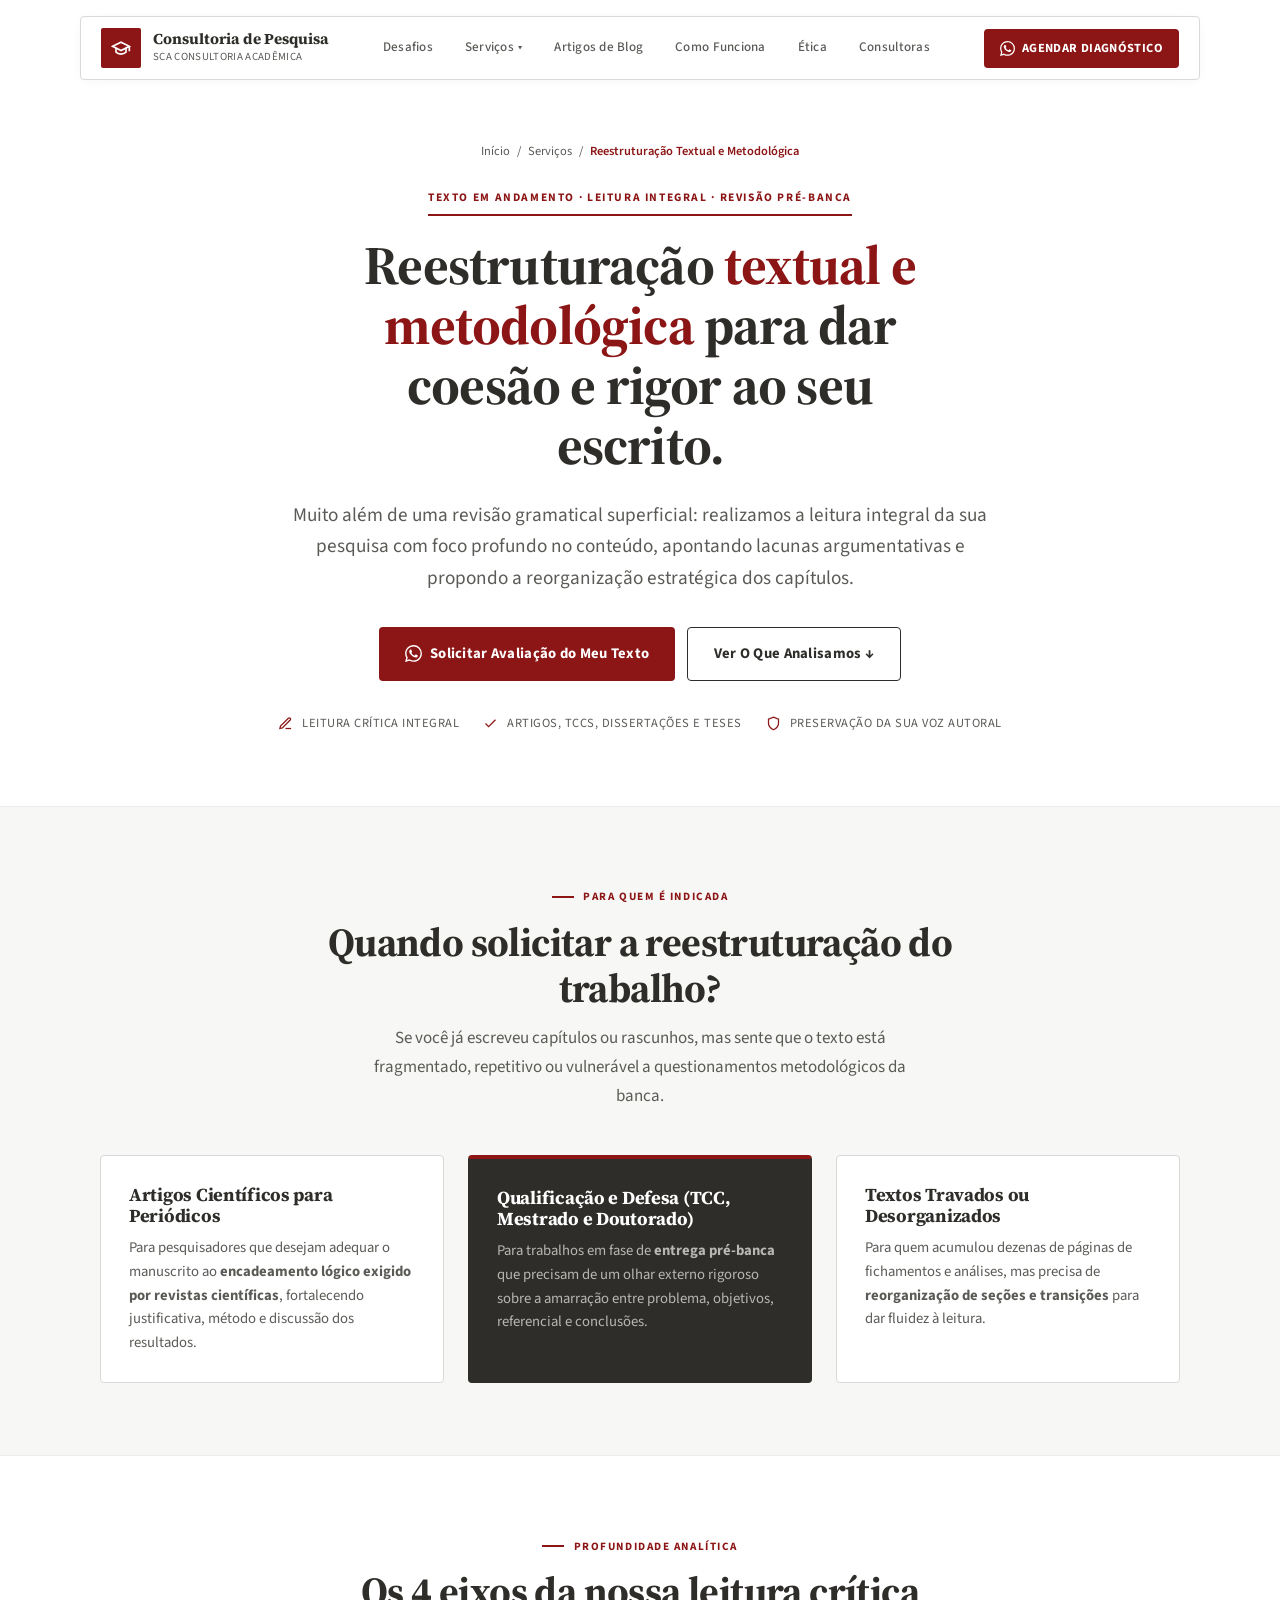
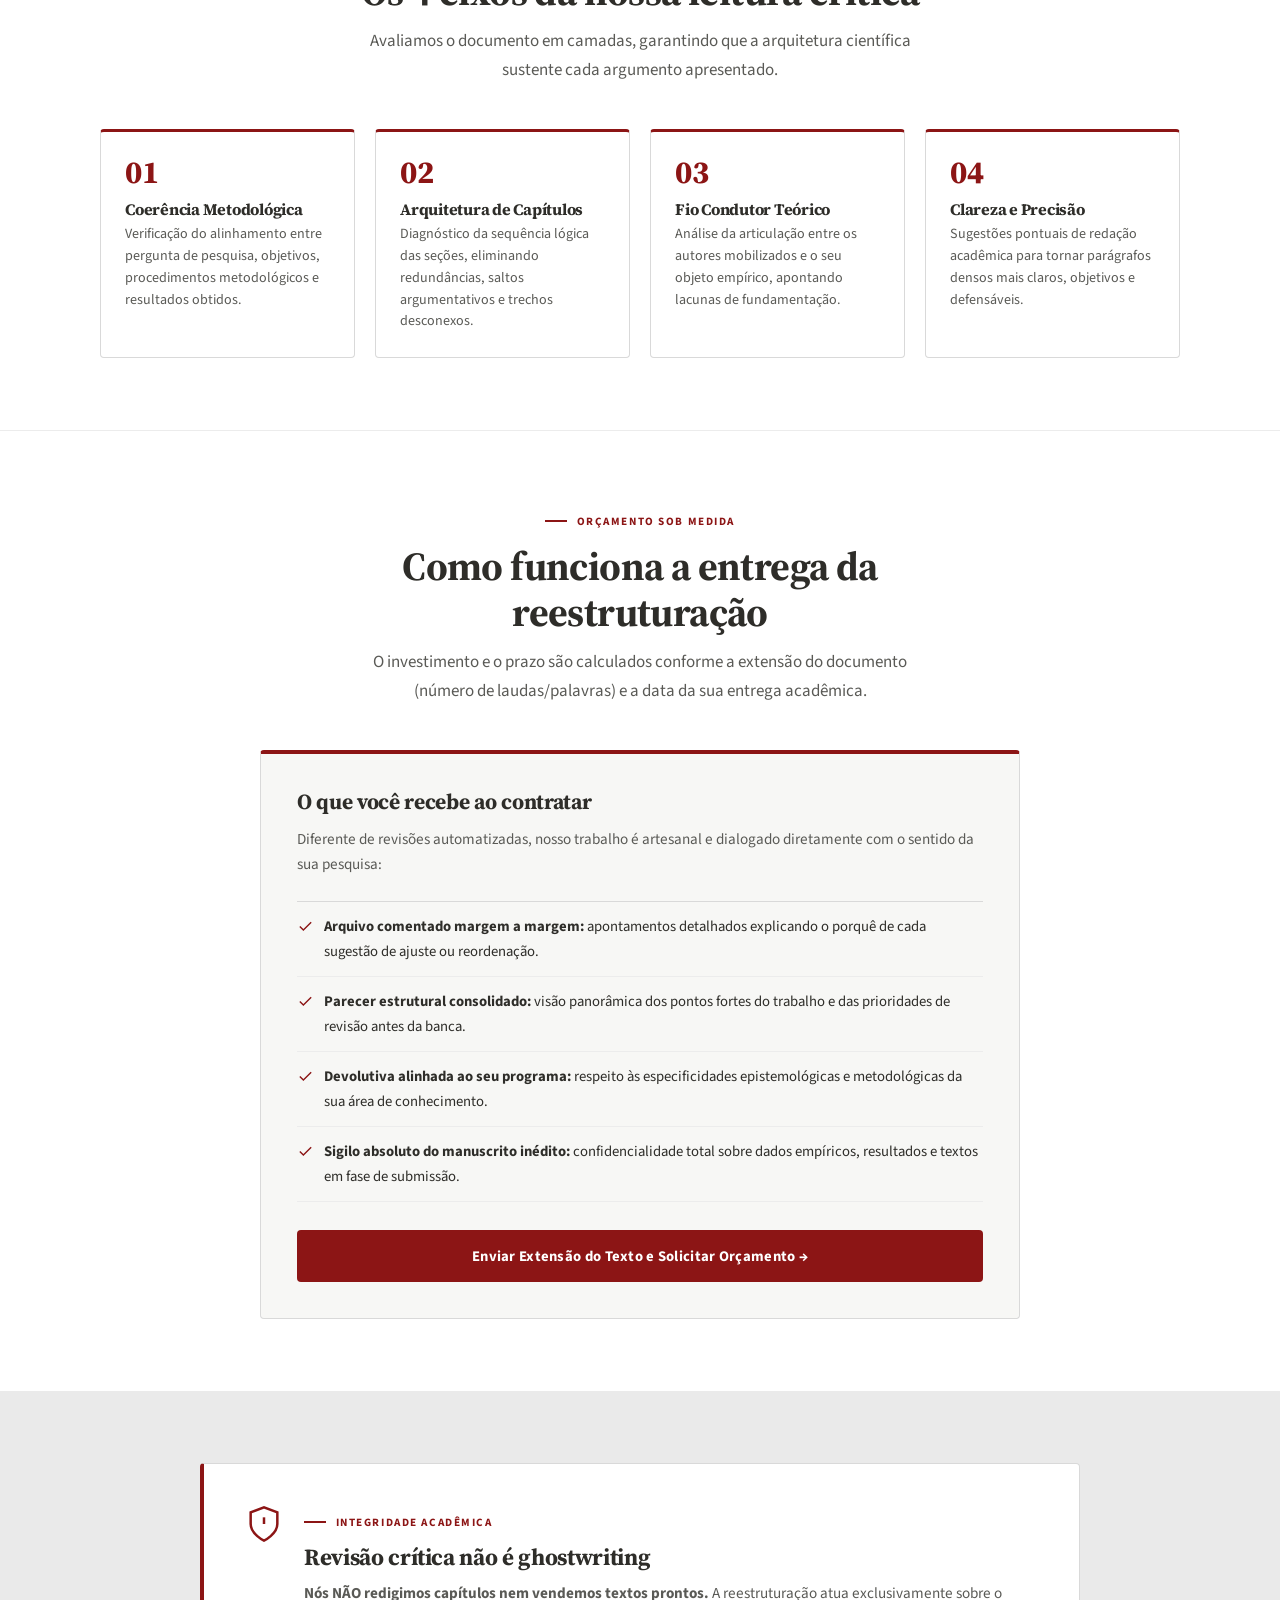
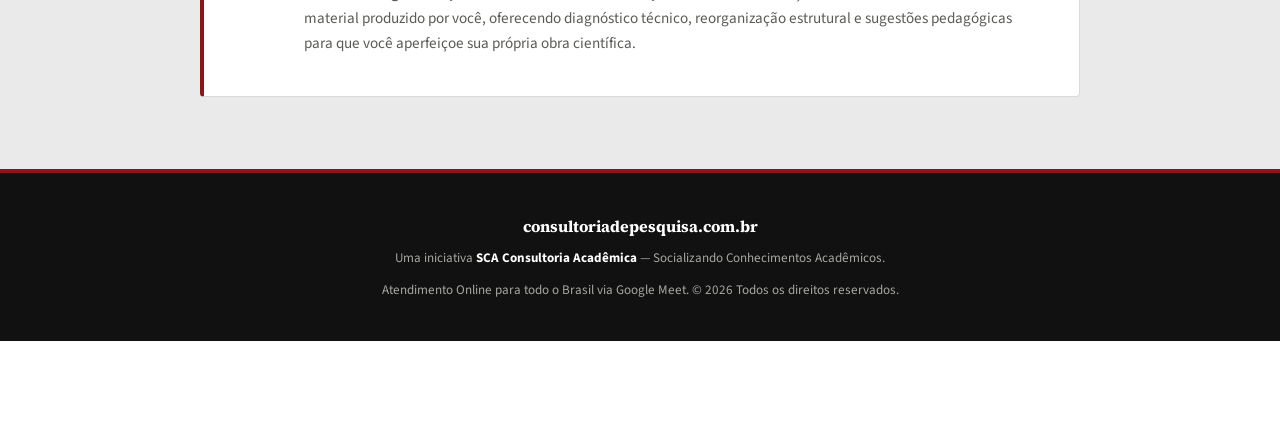
<file: servicos/reestruturacao-textual-metodologica.html>
<!DOCTYPE html>
<html lang="pt-BR">
<head>
  <meta charset="UTF-8">
  <meta name="viewport" content="width=device-width, initial-scale=1.0">
  <title>Reestruturação Textual e Metodológica | Revisão Pré-Banca — SCA Consultoria</title>
  <meta name="description" content="Leitura integral da sua pesquisa ou escrito com foco profundo no conteúdo, correções pontuais e propostas estratégicas para reorganização textual e metodológica de TCCs, artigos, dissertações e teses.">
  <link rel="canonical" href="https://consultoriadepesquisa.com.br/servicos/reestruturacao-textual-metodologica.html">
  <meta name="robots" content="index, follow">
  <meta name="theme-color" content="#8C1515">

  <link rel="preconnect" href="https://fonts.googleapis.com">
  <link rel="preconnect" href="https://fonts.gstatic.com" crossorigin>
  <link href="https://fonts.googleapis.com/css2?family=Source+Sans+3:wght@400;600;700&family=Source+Serif+4:opsz,wght@8..60,600;8..60,700&display=swap" rel="stylesheet">
  <link rel="stylesheet" href="/style.css">

  <!-- Favicons -->
  <link rel="icon" href="/images/favicon.ico" sizes="any">
  <link rel="icon" type="image/png" sizes="32x32" href="/images/favicon-32x32.png">
  <link rel="icon" type="image/png" sizes="16x16" href="/images/favicon-16x16.png">
  <link rel="apple-touch-icon" sizes="180x180" href="/images/apple-touch-icon.png">

  <!-- Open Graph -->
  <meta property="og:title" content="Reestruturação Textual e Metodológica | SCA Consultoria">
  <meta property="og:description" content="Leitura integral e revisão crítica pré-banca para artigos, TCCs, dissertações e teses.">
  <meta property="og:type" content="website">
  <meta property="og:url" content="https://consultoriadepesquisa.com.br/servicos/reestruturacao-textual-metodologica.html">
  <meta property="og:locale" content="pt_BR">
  <meta property="og:site_name" content="SCA Consultoria Acadêmica">
  <meta property="og:image" content="https://consultoriadepesquisa.com.br/images/logo.png">
  <meta property="og:image:width" content="512">
  <meta property="og:image:height" content="512">
  <meta property="og:image:type" content="image/png">
  <meta property="og:image:alt" content="Logo SCA Consultoria Acadêmica">
  <meta name="twitter:card" content="summary">
  <meta name="twitter:title" content="Reestruturação Textual e Metodológica | SCA Consultoria">
  <meta name="twitter:description" content="Leitura integral e revisão crítica pré-banca para artigos, TCCs, dissertações e teses.">
  <meta name="twitter:image" content="https://consultoriadepesquisa.com.br/images/logo.png">
  <meta name="twitter:image:alt" content="Logo SCA Consultoria Acadêmica">

  <!-- Schema.org JSON-LD -->
  <script type="application/ld+json">
  {
    "@context": "https://schema.org",
    "@type": "Service",
    "@id": "https://consultoriadepesquisa.com.br/servicos/reestruturacao-textual-metodologica.html#service",
    "name": "Reestruturação Textual e Metodológica",
    "url": "https://consultoriadepesquisa.com.br/servicos/reestruturacao-textual-metodologica.html",
    "description": "Leitura integral de pesquisas e textos acadêmicos com foco no conteúdo, coerência argumentativa, rigor metodológico e reorganização estrutural pré-banca.",
    "provider": {
      "@type": "ProfessionalService",
      "name": "Consultoria de Pesquisa Acadêmica - SCA Consultoria",
      "url": "https://consultoriadepesquisa.com.br/"
    },
    "areaServed": { "@type": "Country", "name": "BR" },
    "availableChannel": {
      "@type": "ServiceChannel",
      "serviceType": "Atendimento Online via Google Meet e Parecer Comentado"
    }
  }
  </script>
</head>
<body>

  <!-- HEADER -->
  <header class="header-float">
    <div class="header-inner">
      <a href="/" class="brand">
        <div class="brand-icon">
          <svg aria-hidden="true" viewBox="0 0 24 24" width="20" height="20" fill="none" stroke="currentColor" stroke-width="2">
            <path d="M22 10v6M2 10l10-5 10 5-10 5z"/>
            <path d="M6 12v5c3 3 9 3 12 0v-5"/>
          </svg>
        </div>
        <div>
          <div class="brand-text">Consultoria de Pesquisa</div>
          <div class="brand-sub">SCA Consultoria Acadêmica</div>
        </div>
      </a>

      <nav class="nav-desktop" aria-label="Navegação principal">
        <a href="/#desafios">Desafios</a>
        <div class="nav-dropdown">
          <a href="/#servicos">Serviços <span aria-hidden="true">▾</span></a>
          <div class="nav-dropdown-content">
            <a href="/servicos/reestruturacao-textual-metodologica.html" class="nav-dropdown-item">
              <strong>Reestruturação Textual e Metodológica</strong>
              <span>Leitura integral e revisão pré-banca</span>
            </a>
            <a href="/servicos/orientacao-academica-individualizada.html" class="nav-dropdown-item">
              <strong>Orientação Acadêmica Individualizada</strong>
              <span>Acompanhamento contínuo via Google Meet</span>
            </a>
            <a href="/servicos/mentoria-pos-graduacao-bolsas.html" class="nav-dropdown-item">
              <strong>Mentoria de Pós-Graduação e Bolsas</strong>
              <span>Mapeamento de programas e anteprojeto</span>
            </a>
          </div>
        </div>
        <a href="/blog/" class="nav-desktop">Artigos de Blog</a>
        <a href="/#como-funciona">Como Funciona</a>
        <a href="/#etica">Ética</a>
        <a href="/#consultora">Consultoras</a>
      </nav>

      <div style="display:flex; align-items:center; gap:0.5rem;">
        <a href="https://wa.me/5541999797577?text=Ol%C3%A1%21%20Tenho%20interesse%20na%20Reestrutura%C3%A7%C3%A3o%20Textual%20e%20Metodol%C3%B3gica." target="_blank" rel="noopener noreferrer" class="btn-whatsapp">
          <svg aria-hidden="true" viewBox="0 0 24 24" width="15" height="15" fill="currentColor"><path d="M17.472 14.382c-.297-.149-1.758-.867-2.03-.967-.273-.099-.471-.148-.67.15-.197.297-.767.966-.94 1.164-.173.199-.347.223-.644.075-.297-.15-1.255-.463-2.39-1.475-.883-.788-1.48-1.761-1.653-2.059-.173-.297-.018-.458.13-.606.134-.133.298-.347.446-.52.149-.174.198-.298.298-.497.099-.198.05-.371-.025-.52-.075-.149-.669-1.612-.916-2.207-.242-.579-.487-.5-.669-.51-.173-.008-.371-.01-.57-.01-.198 0-.52.074-.792.372-.272.297-1.04 1.016-1.04 2.479 0 1.462 1.065 2.875 1.213 3.074.149.198 2.096 3.2 5.077 4.487.709.306 1.262.489 1.694.625.712.227 1.36.195 1.871.118.571-.085 1.758-.719 2.006-1.413.248-.694.248-1.289.173-1.413-.074-.124-.272-.198-.57-.347m-5.421 7.403h-.004a9.87 9.87 0 01-5.031-1.378l-.361-.214-3.741.982.998-3.648-.235-.374a9.86 9.86 0 01-1.51-5.26c.001-5.45 4.436-9.884 9.888-9.884 2.64 0 5.122 1.03 6.988 2.898a9.825 9.825 0 012.893 6.994c-.003 5.45-4.437 9.884-9.885 9.884m8.413-18.297A11.815 11.815 0 0012.05 0C5.495 0 .16 5.335.157 11.892c0 2.096.547 4.142 1.588 5.945L.057 24l6.305-1.654a11.882 11.882 0 005.683 1.448h.005c6.554 0 11.89-5.335 11.893-11.893a11.821 11.821 0 00-3.48-8.413z"/></svg>
          <span>Agendar Diagnóstico</span>
        </a>
        <button class="menu-btn" id="menuBtn" aria-label="Abrir menu" aria-expanded="false">
          <svg aria-hidden="true" viewBox="0 0 24 24" fill="none" stroke="currentColor" stroke-width="2"><line x1="3" y1="6" x2="21" y2="6"/><line x1="3" y1="12" x2="21" y2="12"/><line x1="3" y1="18" x2="21" y2="18"/></svg>
        </button>
      </div>
    </div>

    <nav class="mobile-menu" id="mobileMenu" aria-label="Navegação mobile">
      <a href="/#desafios">Desafios da Pesquisa</a>
      <a href="/#servicos">Nossos Serviços</a>
      <a href="/servicos/reestruturacao-textual-metodologica.html" class="mobile-subitem">Reestruturação Textual e Metodológica</a>
      <a href="/servicos/orientacao-academica-individualizada.html" class="mobile-subitem">Orientação Acadêmica Individualizada</a>
      <a href="/servicos/mentoria-pos-graduacao-bolsas.html" class="mobile-subitem">Mentoria de Pós-Graduação e Bolsas</a>
      <a href="/blog" class="mobile-subitem">Artigos</a>
      <a href="/#como-funciona">Como Funciona</a>
      <a href="/#etica">Ética</a>
      <a href="/#consultora">Consultoras</a>
    </nav>
  </header>

  <main>
    <!-- HERO DO SERVIÇO -->
    <section class="hero">
      <div class="container hero-inner">
        <nav class="breadcrumb" aria-label="Você está em">
          <a href="/">Início</a>
          <span aria-hidden="true">/</span>
          <a href="/#servicos">Serviços</a>
          <span aria-hidden="true">/</span>
          <span aria-current="page">Reestruturação Textual e Metodológica</span>
        </nav>

        <div>
          <div class="kicker">Texto em Andamento · Leitura Integral · Revisão Pré-Banca</div>
        </div>
        <h1>Reestruturação <span>textual e metodológica</span> para dar coesão e rigor ao seu escrito.</h1>
        <p class="lead">Muito além de uma revisão gramatical superficial: realizamos a leitura integral da sua pesquisa com foco profundo no conteúdo, apontando lacunas argumentativas e propondo a reorganização estratégica dos capítulos.</p>

        <div class="hero-actions">
          <a href="https://wa.me/5541999797577?text=Ol%C3%A1%21%20Tenho%20interesse%20na%20Reestrutura%C3%A7%C3%A3o%20Textual%20e%20Metodol%C3%B3gica." target="_blank" rel="noopener noreferrer" class="btn-primary">
            <svg aria-hidden="true" viewBox="0 0 24 24" width="17" height="17" fill="currentColor"><path d="M17.472 14.382c-.297-.149-1.758-.867-2.03-.967-.273-.099-.471-.148-.67.15-.197.297-.767.966-.94 1.164-.173.199-.347.223-.644.075-.297-.15-1.255-.463-2.39-1.475-.883-.788-1.48-1.761-1.653-2.059-.173-.297-.018-.458.13-.606.134-.133.298-.347.446-.52.149-.174.198-.298.298-.497.099-.198.05-.371-.025-.52-.075-.149-.669-1.612-.916-2.207-.242-.579-.487-.5-.669-.51-.173-.008-.371-.01-.57-.01-.198 0-.52.074-.792.372-.272.297-1.04 1.016-1.04 2.479 0 1.462 1.065 2.875 1.213 3.074.149.198 2.096 3.2 5.077 4.487.709.306 1.262.489 1.694.625.712.227 1.36.195 1.871.118.571-.085 1.758-.719 2.006-1.413.248-.694.248-1.289.173-1.413-.074-.124-.272-.198-.57-.347m-5.421 7.403h-.004a9.87 9.87 0 01-5.031-1.378l-.361-.214-3.741.982.998-3.648-.235-.374a9.86 9.86 0 01-1.51-5.26c.001-5.45 4.436-9.884 9.888-9.884 2.64 0 5.122 1.03 6.988 2.898a9.825 9.825 0 012.893 6.994c-.003 5.45-4.437 9.884-9.885 9.884m8.413-18.297A11.815 11.815 0 0012.05 0C5.495 0 .16 5.335.157 11.892c0 2.096.547 4.142 1.588 5.945L.057 24l6.305-1.654a11.882 11.882 0 005.683 1.448h.005c6.554 0 11.89-5.335 11.893-11.893a11.821 11.821 0 00-3.48-8.413z"/></svg>
            Solicitar Avaliação do Meu Texto
          </a>
          <a href="#etapas-reestruturacao" class="btn-outline">Ver O Que Analisamos ↓</a>
        </div>

        <div class="hero-meta">
          <span><svg aria-hidden="true" viewBox="0 0 24 24" fill="none" stroke="currentColor" stroke-width="2"><path d="M12 20h9"/><path d="M16.5 3.5a2.121 2.121 0 0 1 3 3L7 19l-4 1 1-4L16.5 3.5z"/></svg> Leitura Crítica Integral</span>
          <span><svg aria-hidden="true" viewBox="0 0 24 24" fill="none" stroke="currentColor" stroke-width="2"><polyline points="20 6 9 17 4 12"/></svg> Artigos, TCCs, Dissertações e Teses</span>
          <span><svg aria-hidden="true" viewBox="0 0 24 24" fill="none" stroke="currentColor" stroke-width="2"><path d="M12 22s8-4 8-10V5l-8-3-8 3v7c0 6 8 10 8 10z"/></svg> Preservação da Sua Voz Autoral</span>
        </div>
      </div>
    </section>

    <!-- PARA QUEM É -->
    <section style="background:var(--bg-warm); border-bottom:1px solid var(--border-light);">
      <div class="container">
        <div class="section-head">
          <div class="section-label">Para Quem É Indicada</div>
          <h2>Quando solicitar a reestruturação do trabalho?</h2>
          <p>Se você já escreveu capítulos ou rascunhos, mas sente que o texto está fragmentado, repetitivo ou vulnerável a questionamentos metodológicos da banca.</p>
        </div>

        <div class="grid-3">
          <div class="card">
            <h3>Artigos Científicos para Periódicos</h3>
            <p>Para pesquisadores que desejam adequar o manuscrito ao <strong>encadeamento lógico exigido por revistas científicas</strong>, fortalecendo justificativa, método e discussão dos resultados.</p>
          </div>
          <div class="card destaque">
            <h3>Qualificação e Defesa (TCC, Mestrado e Doutorado)</h3>
            <p>Para trabalhos em fase de <strong>entrega pré-banca</strong> que precisam de um olhar externo rigoroso sobre a amarração entre problema, objetivos, referencial e conclusões.</p>
          </div>
          <div class="card">
            <h3>Textos Travados ou Desorganizados</h3>
            <p>Para quem acumulou dezenas de páginas de fichamentos e análises, mas precisa de <strong>reorganização de seções e transições</strong> para dar fluidez à leitura.</p>
          </div>
        </div>
      </div>
    </section>

    <!-- O QUE ANALISAMOS -->
    <section id="etapas-reestruturacao" style="background:var(--white); border-bottom:1px solid var(--border-light);">
      <div class="container">
        <div class="section-head">
          <div class="section-label">Profundidade Analítica</div>
          <h2>Os 4 eixos da nossa leitura crítica</h2>
          <p>Avaliamos o documento em camadas, garantindo que a arquitetura científica sustente cada argumento apresentado.</p>
        </div>

        <div class="steps">
          <div class="step">
            <div class="step-num">01</div>
            <h3>Coerência Metodológica</h3>
            <p>Verificação do alinhamento entre pergunta de pesquisa, objetivos, procedimentos metodológicos e resultados obtidos.</p>
          </div>
          <div class="step">
            <div class="step-num">02</div>
            <h3>Arquitetura de Capítulos</h3>
            <p>Diagnóstico da sequência lógica das seções, eliminando redundâncias, saltos argumentativos e trechos desconexos.</p>
          </div>
          <div class="step">
            <div class="step-num">03</div>
            <h3>Fio Condutor Teórico</h3>
            <p>Análise da articulação entre os autores mobilizados e o seu objeto empírico, apontando lacunas de fundamentação.</p>
          </div>
          <div class="step">
            <div class="step-num">04</div>
            <h3>Clareza e Precisão</h3>
            <p>Sugestões pontuais de redação acadêmica para tornar parágrafos densos mais claros, objetivos e defensáveis.</p>
          </div>
        </div>
      </div>
    </section>

    <!-- ESCOPO E ORÇAMENTO -->
    <section style="background:var(--white);">
      <div class="container">
        <div class="section-head">
          <div class="section-label">Orçamento Sob Medida</div>
          <h2>Como funciona a entrega da reestruturação</h2>
          <p>O investimento e o prazo são calculados conforme a extensão do documento (número de laudas/palavras) e a data da sua entrega acadêmica.</p>
        </div>

        <div class="escopo-box">
          <h3>O que você recebe ao contratar</h3>
          <p>Diferente de revisões automatizadas, nosso trabalho é artesanal e dialogado diretamente com o sentido da sua pesquisa:</p>
          <ul class="escopo-list">
            <li>
              <svg aria-hidden="true" viewBox="0 0 24 24" fill="none" stroke="currentColor" stroke-width="2"><polyline points="20 6 9 17 4 12"/></svg>
              <span><strong>Arquivo comentado margem a margem:</strong> apontamentos detalhados explicando o porquê de cada sugestão de ajuste ou reordenação.</span>
            </li>
            <li>
              <svg aria-hidden="true" viewBox="0 0 24 24" fill="none" stroke="currentColor" stroke-width="2"><polyline points="20 6 9 17 4 12"/></svg>
              <span><strong>Parecer estrutural consolidado:</strong> visão panorâmica dos pontos fortes do trabalho e das prioridades de revisão antes da banca.</span>
            </li>
            <li>
              <svg aria-hidden="true" viewBox="0 0 24 24" fill="none" stroke="currentColor" stroke-width="2"><polyline points="20 6 9 17 4 12"/></svg>
              <span><strong>Devolutiva alinhada ao seu programa:</strong> respeito às especificidades epistemológicas e metodológicas da sua área de conhecimento.</span>
            </li>
            <li>
              <svg aria-hidden="true" viewBox="0 0 24 24" fill="none" stroke="currentColor" stroke-width="2"><polyline points="20 6 9 17 4 12"/></svg>
              <span><strong>Sigilo absoluto do manuscrito inédito:</strong> confidencialidade total sobre dados empíricos, resultados e textos em fase de submissão.</span>
            </li>
          </ul>
          <a href="https://wa.me/5541999797577?text=Ol%C3%A1%21%20Gostaria%20de%20solicitar%20um%20or%C3%A7amento%20para%20Reestrutura%C3%A7%C3%A3o%20Textual%20e%20Metodol%C3%B3gica." target="_blank" rel="noopener noreferrer" class="btn-primary">
            Enviar Extensão do Texto e Solicitar Orçamento →
          </a>
        </div>
      </div>
    </section>

    <!-- ÉTICA -->
    <section style="background:var(--bg-soft);">
      <div class="container">
        <div class="etica-box">
          <svg aria-hidden="true" viewBox="0 0 24 24" fill="none" stroke="currentColor" stroke-width="1.5"><path d="M12 22s8-4 8-10V5l-8-3-8 3v7c0 6 8 10 8 10z"/><path d="M12 8v4"/><path d="M12 16h.01"/></svg>
          <div>
            <div class="section-label">Integridade Acadêmica</div>
            <h2>Revisão crítica não é ghostwriting</h2>
            <p><strong>Nós NÃO redigimos capítulos nem vendemos textos prontos.</strong> A reestruturação atua exclusivamente sobre o material produzido por você, oferecendo diagnóstico técnico, reorganização estrutural e sugestões pedagógicas para que você aperfeiçoe sua própria obra científica.</p>
          </div>
        </div>
      </div>
    </section>
  </main>

  <!-- FOOTER ESTÁTICO -->
  <footer class="footer-estatico">
    <div class="container">
      <p style="font-weight:700; color:var(--white); font-size:1rem; font-family:'Source Serif 4', Georgia, serif;">consultoriadepesquisa.com.br</p>
      <p style="margin-top:0.4rem;">Uma iniciativa <strong>SCA Consultoria Acadêmica</strong> — Socializando Conhecimentos Acadêmicos.</p>
      <p style="margin-top:0.6rem;">Atendimento Online para todo o Brasil via Google Meet. © 2026 Todos os direitos reservados.</p>
    </div>
  </footer>

  <!-- FOOTER FLUTUANTE -->
  <div class="footer-flutuante hidden" id="footerFlutuante">
    <div class="footer-flutuante-inner">
      <div class="footer-flutuante-text">
        Vai entregar seu TCC, artigo, dissertação ou tese?
        <small>Solicite uma leitura crítica e reestruturação metodológica pré-banca.</small>
      </div>
      <div style="display:flex; align-items:center; gap:0.5rem;">
        <a href="https://wa.me/5541999797577?text=Ol%C3%A1%21%20Tenho%20interesse%20na%20Reestrutura%C3%A7%C3%A3o%20Textual%20e%20Metodol%C3%B3gica." target="_blank" rel="noopener noreferrer" class="btn-primary" style="font-size:0.78rem; padding:0.5rem 0.9rem; border-radius:0.25rem;">
          <svg aria-hidden="true" viewBox="0 0 24 24" width="15" height="15" fill="currentColor"><path d="M17.472 14.382c-.297-.149-1.758-.867-2.03-.967-.273-.099-.471-.148-.67.15-.197.297-.767.966-.94 1.164-.173.199-.347.223-.644.075-.297-.15-1.255-.463-2.39-1.475-.883-.788-1.48-1.761-1.653-2.059-.173-.297-.018-.458.13-.606.134-.133.298-.347.446-.52.149-.174.198-.298.298-.497.099-.198.05-.371-.025-.52-.075-.149-.669-1.612-.916-2.207-.242-.579-.487-.5-.669-.51-.173-.008-.371-.01-.57-.01-.198 0-.52.074-.792.372-.272.297-1.04 1.016-1.04 2.479 0 1.462 1.065 2.875 1.213 3.074.149.198 2.096 3.2 5.077 4.487.709.306 1.262.489 1.694.625.712.227 1.36.195 1.871.118.571-.085 1.758-.719 2.006-1.413.248-.694.248-1.289.173-1.413-.074-.124-.272-.198-.57-.347m-5.421 7.403h-.004a9.87 9.87 0 01-5.031-1.378l-.361-.214-3.741.982.998-3.648-.235-.374a9.86 9.86 0 01-1.51-5.26c.001-5.45 4.436-9.884 9.888-9.884 2.64 0 5.122 1.03 6.988 2.898a9.825 9.825 0 012.893 6.994c-.003 5.45-4.437 9.884-9.885 9.884m8.413-18.297A11.815 11.815 0 0012.05 0C5.495 0 .16 5.335.157 11.892c0 2.096.547 4.142 1.588 5.945L.057 24l6.305-1.654a11.882 11.882 0 005.683 1.448h.005c6.554 0 11.89-5.335 11.893-11.893a11.821 11.821 0 00-3.48-8.413z"/></svg>
          <span>WhatsApp</span>
        </a>
        <button class="btn-fechar" id="btnFecharFooter" aria-label="Minimizar barra">
          <svg aria-hidden="true" viewBox="0 0 24 24" fill="none" stroke="currentColor" stroke-width="2"><line x1="18" y1="6" x2="6" y2="18"/><line x1="6" y1="6" x2="18" y2="18"/></svg>
        </button>
      </div>
    </div>
  </div>

  <script src="/app.js" defer></script>
</body>
</html>
</file>
<file: style.css>
/* ===========================================
   RESET E VARIÁVEIS
   =========================================== */
* { margin: 0; padding: 0; box-sizing: border-box; }
html { scroll-behavior: smooth; }

:root {
  --cardinal: #8C1515;
  --cardinal-hover: #A01D1D;
  --cardinal-soft: rgba(140, 21, 21, 0.08);
  --black: #2E2D29;
  --black-deep: #111111;
  --white: #FFFFFF;
  --bg-soft: #EAEAEA;
  --bg-warm: #F7F7F5;
  --text: #2E2D29;
  --muted: #5A5A56;
  --border: #D9D9D9;
  --border-light: #ECECEC;
  --max-line: 72ch;
}

body {
  font-family: "Source Sans 3", -apple-system, BlinkMacSystemFont, "Segoe UI", Roboto, Helvetica, Arial, sans-serif;
  background: var(--white);
  color: var(--text);
  line-height: 1.7;
  padding-bottom: 100px;
  -webkit-font-smoothing: antialiased;
  font-size: 1.0625rem;
}

h1, h2, h3, .serif {
  font-family: "Source Serif 4", Georgia, "Times New Roman", serif;
  line-height: 1.15;
  font-weight: 700;
  letter-spacing: -0.015em;
}

:focus-visible { outline: 2px solid var(--cardinal); outline-offset: 2px; }

.container { max-width: 1120px; margin: 0 auto; padding: 0 1.25rem; }

/* ===========================================
   HEADER FLUTUANTE & DROPDOWN
   =========================================== */
.header-float {
  position: fixed;
  top: 1rem;
  left: 0;
  right: 0;
  z-index: 1000;
  padding: 0 1rem;
}

.header-inner {
  background: rgba(255, 255, 255, 0.97);
  backdrop-filter: blur(10px);
  -webkit-backdrop-filter: blur(10px);
  border: 1px solid var(--border);
  border-radius: 0.25rem;
  padding: 0.7rem 1.25rem;
  display: flex;
  align-items: center;
  justify-content: space-between;
  max-width: 1120px;
  margin: 0 auto;
  box-shadow: 0 2px 12px -4px rgba(46, 45, 41, 0.08);
}

.brand {
  display: flex;
  align-items: center;
  gap: 0.75rem;
  text-decoration: none;
  color: inherit;
}

.brand-icon {
  width: 40px;
  height: 40px;
  border-radius: 0.125rem;
  background: var(--cardinal);
  color: var(--white);
  display: flex;
  align-items: center;
  justify-content: center;
  flex-shrink: 0;
}

.brand-text {
  font-family: "Source Serif 4", Georgia, serif;
  font-weight: 700;
  color: var(--black);
  font-size: 0.95rem;
  line-height: 1.2;
}

.brand-sub {
  font-size: 0.68rem;
  color: var(--muted);
  font-weight: 400;
  letter-spacing: 0.03em;
  text-transform: uppercase;
}

.nav-desktop {
  display: none;
  align-items: center;
  gap: 2rem;
  font-size: 0.82rem;
  font-weight: 500;
  letter-spacing: 0.02em;
}

.nav-desktop > a,
.nav-dropdown > a {
  color: var(--muted);
  text-decoration: none;
  transition: color 0.2s;
  padding: 0.25rem 0;
  border-bottom: 2px solid transparent;
  display: inline-flex;
  align-items: center;
  gap: 0.25rem;
}

.nav-desktop > a:hover,
.nav-dropdown:hover > a {
  color: var(--cardinal);
  border-bottom-color: var(--cardinal);
}

.nav-dropdown {
  position: relative;
  display: inline-block;
}

.nav-dropdown-content {
  position: absolute;
  top: calc(100% + 0.5rem);
  left: 0;
  background: var(--white);
  border: 1px solid var(--border);
  border-top: 3px solid var(--cardinal);
  border-radius: 0.25rem;
  min-width: 310px;
  padding: 0.5rem;
  box-shadow: 0 12px 28px -8px rgba(46, 45, 41, 0.16);
  z-index: 1001;
  opacity: 0;
  visibility: hidden;
  transform: translateY(4px);
  transition: opacity 0.2s ease, visibility 0.2s ease, transform 0.2s ease;
}

.nav-dropdown:hover .nav-dropdown-content,
.nav-dropdown:focus-within .nav-dropdown-content {
  opacity: 1;
  visibility: visible;
  transform: translateY(0);
}

.nav-dropdown-item {
  display: flex;
  flex-direction: column;
  gap: 0.15rem;
  padding: 0.65rem 0.75rem;
  border-radius: 0.2rem;
  text-decoration: none;
  transition: background 0.15s;
}

.nav-dropdown-item:hover {
  background: var(--cardinal-soft);
}

.nav-dropdown-item strong {
  font-size: 0.85rem;
  font-weight: 700;
  color: var(--black);
}

.nav-dropdown-item:hover strong {
  color: var(--cardinal);
}

.nav-dropdown-item span {
  font-size: 0.75rem;
  color: var(--muted);
}

.btn-whatsapp {
  display: inline-flex;
  align-items: center;
  gap: 0.45rem;
  background: var(--cardinal);
  color: var(--white);
  font-weight: 700;
  padding: 0.55rem 1rem;
  border-radius: 0.25rem;
  text-decoration: none;
  font-size: 0.78rem;
  transition: background 0.2s;
  letter-spacing: 0.03em;
  text-transform: uppercase;
}

.btn-whatsapp:hover { background: var(--cardinal-hover); }

.menu-btn {
  display: block;
  background: none;
  border: none;
  padding: 0.5rem;
  cursor: pointer;
  color: var(--black);
}

.menu-btn svg { width: 22px; height: 22px; }

.mobile-menu {
  display: none;
  background: var(--white);
  border: 1px solid var(--border);
  border-radius: 0.25rem;
  padding: 0.75rem;
  max-width: 1120px;
  margin: 0.5rem auto 0;
  box-shadow: 0 8px 24px -6px rgba(46, 45, 41, 0.12);
}

.mobile-menu.open { display: block; }

.mobile-menu a {
  display: block;
  padding: 0.65rem 1rem;
  border-radius: 0.125rem;
  color: var(--text);
  text-decoration: none;
  font-weight: 500;
  font-size: 0.9rem;
}

.mobile-menu a:hover {
  background: var(--cardinal-soft);
  color: var(--cardinal);
}

.mobile-menu a.mobile-subitem {
  padding-left: 1.75rem;
  font-size: 0.84rem;
  color: var(--muted);
  border-left: 2px solid var(--cardinal);
  margin-left: 1rem;
}

@media (min-width: 768px) {
  .nav-desktop { display: flex; }
  .menu-btn { display: none; }
}

/* ===========================================
   HERO
   =========================================== */
.hero {
  padding: 8.5rem 0 4.5rem;
  background: var(--white);
  border-bottom: 1px solid var(--border-light);
  text-align: center;
}

.hero-inner { max-width: 820px; margin: 0 auto; }

.hero .kicker {
  display: inline-block;
  font-size: 0.72rem;
  font-weight: 700;
  text-transform: uppercase;
  letter-spacing: 0.14em;
  color: var(--cardinal);
  margin-bottom: 1.25rem;
  padding-bottom: 0.4rem;
  border-bottom: 2px solid var(--cardinal);
}

.hero h1 {
  font-size: clamp(2.2rem, 5vw, 3.4rem);
  color: var(--black);
  max-width: 22ch;
  margin: 0 auto;
  line-height: 1.1;
}

.hero h1 span { color: var(--cardinal); }

.hero .lead {
  font-size: clamp(1rem, 1.5vw, 1.2rem);
  color: var(--muted);
  max-width: var(--max-line);
  margin: 1.5rem auto 0;
  line-height: 1.65;
}

.hero-actions {
  display: flex;
  flex-wrap: wrap;
  gap: 0.75rem;
  justify-content: center;
  margin-top: 2rem;
}

.btn-primary {
  display: inline-flex;
  align-items: center;
  gap: 0.5rem;
  background: var(--cardinal);
  color: var(--white);
  font-weight: 700;
  padding: 0.85rem 1.6rem;
  border-radius: 0.25rem;
  text-decoration: none;
  transition: background 0.2s, transform 0.15s;
  font-size: 0.92rem;
  letter-spacing: 0.02em;
}

.btn-primary:hover {
  background: var(--cardinal-hover);
  transform: translateY(-1px);
}

.btn-outline {
  display: inline-flex;
  align-items: center;
  gap: 0.5rem;
  background: transparent;
  color: var(--black);
  font-weight: 700;
  padding: 0.85rem 1.6rem;
  border-radius: 0.25rem;
  text-decoration: none;
  border: 1.5px solid var(--black);
  transition: background 0.2s, color 0.2s;
  font-size: 0.92rem;
  letter-spacing: 0.02em;
}

.btn-outline:hover {
  background: var(--black);
  color: var(--white);
}

.hero-meta {
  display: flex;
  flex-wrap: wrap;
  justify-content: center;
  gap: 1.5rem;
  margin-top: 2rem;
  font-size: 0.78rem;
  color: var(--muted);
  text-transform: uppercase;
  letter-spacing: 0.04em;
}

.hero-meta svg {
  width: 15px;
  height: 15px;
  vertical-align: middle;
  margin-right: 0.35rem;
  color: var(--cardinal);
}

/* ===========================================
   STATEMENT
   =========================================== */
.statement {
  background: var(--bg-warm);
  border-bottom: 1px solid var(--border-light);
  padding: 3.5rem 0;
  text-align: center;
}

.statement-inner { max-width: 760px; margin: 0 auto; }

.statement p {
  font-family: "Source Serif 4", Georgia, serif;
  font-size: clamp(1.25rem, 2.2vw, 1.65rem);
  line-height: 1.45;
  color: var(--black);
}

.statement strong { color: var(--cardinal); }

/* ===========================================
   SEÇÕES, GRIDS & CARDS
   =========================================== */
section { padding: 4.5rem 0; }

.section-head {
  text-align: center;
  max-width: 720px;
  margin: 0 auto 2.75rem;
}

.section-label {
  display: inline-flex;
  align-items: center;
  gap: 0.6rem;
  font-size: 0.7rem;
  font-weight: 700;
  text-transform: uppercase;
  letter-spacing: 0.14em;
  color: var(--cardinal);
  margin-bottom: 0.75rem;
}

.section-label::before {
  content: "";
  width: 22px;
  height: 2px;
  background: var(--cardinal);
}

.section-head h2 {
  font-size: clamp(1.75rem, 3.2vw, 2.5rem);
  color: var(--black);
}

.section-head p {
  color: var(--muted);
  margin-top: 0.85rem;
  max-width: var(--max-line);
  margin-left: auto;
  margin-right: auto;
}

.grid-2 { display: grid; gap: 1.5rem; }
@media (min-width: 768px) {
  .grid-2 { grid-template-columns: repeat(2, 1fr); }
  .grid-2-wide { grid-column: span 2; }
}

.grid-3 { display: grid; gap: 1.5rem; }
@media (min-width: 768px) { .grid-3 { grid-template-columns: repeat(2, 1fr); } }
@media (min-width: 1024px) { .grid-3 { grid-template-columns: repeat(3, 1fr); } }

.card {
  position: relative;
  background: var(--white);
  border: 1px solid var(--border);
  border-radius: 0.25rem;
  padding: 1.75rem;
  display: flex;
  flex-direction: column;
  transition: border-color 0.2s, box-shadow 0.2s;
}

.card:hover {
  border-color: var(--cardinal);
  box-shadow: 0 4px 16px -6px rgba(140, 21, 21, 0.12);
}

.card h3 {
  font-size: 1.15rem;
  margin-bottom: 0.65rem;
  color: var(--black);
}

.card p {
  font-size: 0.92rem;
  color: var(--muted);
  line-height: 1.6;
  flex-grow: 1;
}

.card.destaque {
  background: var(--black);
  border-color: var(--black);
  border-top: 4px solid var(--cardinal);
}

.card.destaque h3 { color: var(--white); }
.card.destaque p { color: #B8B7B3; }
.card.destaque:hover {
  border-color: var(--cardinal);
  box-shadow: 0 8px 24px -6px rgba(46, 45, 41, 0.30);
}

.feature-list { list-style: none; margin-top: 1rem; }
.feature-list li {
  display: flex;
  align-items: flex-start;
  gap: 0.6rem;
  padding: 0.35rem 0;
  font-size: 0.86rem;
  color: var(--muted);
}
.feature-list li svg {
  width: 16px;
  height: 16px;
  flex-shrink: 0;
  color: var(--cardinal);
  margin-top: 0.2rem;
}
.card.destaque .feature-list li { color: #D1D0CB; }
.card.destaque .feature-list li svg { color: #F3BDBD; }

/* ===========================================
   COMO FUNCIONA (STEPS)
   =========================================== */
.steps { display: grid; gap: 1.25rem; }
@media (min-width: 640px) { .steps { grid-template-columns: repeat(2, 1fr); } }
@media (min-width: 1024px) { .steps { grid-template-columns: repeat(4, 1fr); } }

.step {
  background: var(--white);
  border: 1px solid var(--border);
  border-radius: 0.25rem;
  padding: 1.5rem;
  border-top: 3px solid var(--cardinal);
}

.step-num {
  font-family: "Source Serif 4", Georgia, serif;
  font-size: 2rem;
  font-weight: 800;
  color: var(--cardinal);
  line-height: 1;
}

.step h3 {
  font-size: 1rem;
  color: var(--black);
  margin: 0.75rem 0 0.35rem;
}

.step p {
  font-size: 0.88rem;
  color: var(--muted);
  line-height: 1.55;
}

/* ===========================================
   ÉTICA
   =========================================== */
.etica-box {
  background: var(--white);
  border: 1px solid var(--border);
  border-left: 4px solid var(--cardinal);
  border-radius: 0.25rem;
  padding: 2rem;
  display: flex;
  flex-direction: column;
  gap: 1.25rem;
  max-width: 880px;
  margin: 0 auto;
}

@media (min-width: 640px) {
  .etica-box {
    flex-direction: row;
    align-items: flex-start;
    padding: 2.5rem;
  }
}

.etica-box > svg {
  width: 40px;
  height: 40px;
  flex-shrink: 0;
  color: var(--cardinal);
}

.etica-box h2 {
  font-size: 1.45rem;
  color: var(--black);
  margin-bottom: 0.65rem;
}

.etica-box p {
  color: var(--muted);
  font-size: 0.95rem;
  line-height: 1.65;
}

/* ===========================================
   CONSULTORAS
   =========================================== */
.consultoras-grid {
  display: grid;
  gap: 2rem;
  max-width: 880px;
  margin: 0 auto;
}

@media (min-width: 768px) {
  .consultoras-grid { grid-template-columns: repeat(2, 1fr); }
}

.perfil-card {
  background: var(--bg-warm);
  border: 1px solid var(--border);
  border-top: 3px solid var(--cardinal);
  border-radius: 0.25rem;
  padding: 2rem 1.75rem;
  text-align: center;
  display: flex;
  flex-direction: column;
  align-items: center;
}

.perfil-avatar {
  width: 136px;
  height: 136px;
  border-radius: 50%;
  overflow: hidden;
  margin-bottom: 1.25rem;
  border: 3px solid var(--cardinal);
  background: var(--white);
}

.perfil-avatar img {
  width: 100%;
  height: 100%;
  object-fit: cover;
  display: block;
}

.perfil-card h3 {
  font-size: 1.25rem;
  color: var(--black);
}

.perfil-card .role {
  font-size: 0.8rem;
  font-weight: 700;
  text-transform: uppercase;
  letter-spacing: 0.06em;
  color: var(--cardinal);
  margin: 0.25rem 0 1.25rem;
}

.perfil-card ul {
  list-style: none;
  text-align: left;
  width: 100%;
  margin-bottom: 1.5rem;
  flex-grow: 1;
}

.perfil-card li {
  display: flex;
  align-items: flex-start;
  gap: 0.55rem;
  font-size: 0.88rem;
  color: var(--text);
  padding: 0.4rem 0;
  border-bottom: 1px solid var(--border-light);
}

.perfil-card li svg {
  width: 16px;
  height: 16px;
  flex-shrink: 0;
  color: var(--cardinal);
  margin-top: 0.2rem;
}

.btn-lattes {
  display: inline-flex;
  align-items: center;
  justify-content: center;
  gap: 0.45rem;
  width: 100%;
  padding: 0.65rem 1rem;
  border: 1px solid var(--black);
  border-radius: 0.25rem;
  color: var(--black);
  text-decoration: none;
  font-size: 0.82rem;
  font-weight: 700;
  transition: background 0.2s, color 0.2s;
}

.btn-lattes:hover {
  background: var(--black);
  color: var(--white);
}

.consultora-links {
  display: flex;
  flex-wrap: wrap;
  justify-content: center;
  gap: 1.5rem;
  margin-top: 2.5rem;
}

.consultora-links a {
  display: inline-flex;
  align-items: center;
  gap: 0.45rem;
  color: var(--black);
  text-decoration: none;
  font-weight: 600;
  font-size: 0.9rem;
}

.consultora-links a:hover { color: var(--cardinal); }

/* ===========================================
   FOOTERS (ESTÁTICO E FLUTUANTE)
   =========================================== */
.footer-estatico {
  background: var(--black-deep);
  color: #A8A7A2;
  padding: 2.5rem 0;
  font-size: 0.82rem;
  text-align: center;
  border-top: 4px solid var(--cardinal);
}

.footer-estatico strong { color: var(--white); }

.footer-flutuante {
  position: fixed;
  bottom: 1rem;
  left: 0;
  right: 0;
  z-index: 100;
  padding: 0 1rem;
  transition: transform 0.3s, opacity 0.3s;
}

.footer-flutuante-inner {
  max-width: 820px;
  margin: 0 auto;
  background: var(--black);
  backdrop-filter: blur(8px);
  -webkit-backdrop-filter: blur(8px);
  border: 1px solid var(--black-deep);
  border-radius: 0.25rem;
  padding: 0.7rem 1.2rem;
  display: flex;
  align-items: center;
  justify-content: space-between;
  gap: 1rem;
  box-shadow: 0 8px 24px -6px rgba(46, 45, 41, 0.35);
  border-left: 4px solid var(--cardinal);
}

.footer-flutuante-text {
  color: var(--white);
  font-size: 0.82rem;
  font-weight: 600;
}

.footer-flutuante-text small {
  color: #B8B7B3;
  font-weight: 400;
  display: none;
}

@media (min-width: 640px) {
  .footer-flutuante-text small { display: block; }
}

.btn-fechar {
  background: none;
  border: none;
  color: #8A8985;
  cursor: pointer;
  padding: 0.25rem;
  display: flex;
}

.btn-fechar:hover { color: var(--white); }
.btn-fechar svg { width: 18px; height: 18px; }

.footer-flutuante.hidden {
  transform: translateY(120px);
  opacity: 0;
  pointer-events: none;
}

/* ===========================================
   PÁGINAS DE SERVIÇO (BREADCRUMB & ESCOPO)
   =========================================== */
.breadcrumb {
  display: inline-flex;
  align-items: center;
  gap: 0.45rem;
  font-size: 0.78rem;
  color: var(--muted);
  margin-bottom: 1.25rem;
}

.breadcrumb a { color: var(--muted); text-decoration: none; }
.breadcrumb a:hover { color: var(--cardinal); }
.breadcrumb span[aria-current="page"] { color: var(--cardinal); font-weight: 600; }

.escopo-box {
  background: var(--bg-warm);
  border: 1px solid var(--border);
  border-top: 4px solid var(--cardinal);
  border-radius: 0.25rem;
  padding: 2.25rem;
  max-width: 760px;
  margin: 0 auto;
}

.escopo-box h3 { font-size: 1.35rem; color: var(--black); margin-bottom: 0.75rem; }
.escopo-box > p { color: var(--muted); font-size: 0.95rem; line-height: 1.65; }

.escopo-list {
  list-style: none;
  margin: 1.5rem 0 1.75rem;
  border-top: 1px solid var(--border);
}

.escopo-list li {
  display: flex;
  align-items: flex-start;
  gap: 0.65rem;
  padding: 0.75rem 0;
  border-bottom: 1px solid var(--border-light);
  font-size: 0.92rem;
  color: var(--text);
}

.escopo-list li svg {
  width: 17px;
  height: 17px;
  flex-shrink: 0;
  color: var(--cardinal);
  margin-top: 0.25rem;
}

.escopo-box .btn-primary { width: 100%; justify-content: center; }

/* ===========================================
   PROSA DE ARTIGO (corpo de posts do blog)
   =========================================== */
.article-prose {
  max-width: 720px;
  margin: 0 auto;
}

.article-prose h3 {
  font-size: 1.4rem;
  color: var(--black);
  margin: 2.75rem 0 1rem;
  padding-bottom: 0.5rem;
  border-bottom: 2px solid var(--cardinal);
  line-height: 1.25;
}

.article-prose p {
  font-size: 1.02rem;
  line-height: 1.75;
  color: var(--text);
  margin: 0 0 1.1rem;
}

.article-prose strong { color: var(--black); font-weight: 700; }

/* Listas: recuo enxuto e marcador na cor da marca */
.article-prose ul,
.article-prose ol {
  margin: 0 0 1.35rem;
  padding-left: 1.5rem;
}

.article-prose li {
  margin-bottom: 0.55rem;
  padding-left: 0.35rem;
  line-height: 1.65;
  font-size: 1.02rem;
}

.article-prose li::marker {
  color: var(--cardinal);
  font-weight: 700;
}

.article-prose li strong { color: var(--black); }

/* CTA final dentro da prosa */
.article-prose .article-cta {
  margin-top: 3rem;
  padding-top: 2rem;
  border-top: 1px solid var(--border);
}
/* ===========================================
   BLOG — LISTAGEM, BUSCA E CARDS UNIFORMES
   =========================================== */
.blog-section {
  padding: 7.5rem 0;
  background: var(--white);
}

.blog-search-wrap {
  max-width: 560px;
  margin: 0 auto 2.75rem;
  position: relative;
}

.blog-search-wrap svg {
  position: absolute;
  left: 1rem;
  top: 50%;
  transform: translateY(-50%);
  width: 18px;
  height: 18px;
  color: var(--muted);
  pointer-events: none;
}

.blog-search-input {
  width: 100%;
  padding: 0.85rem 1rem 0.85rem 2.75rem;
  font-family: inherit;
  font-size: 0.95rem;
  color: var(--black);
  background: var(--bg-warm);
  border: 1px solid var(--border);
  border-radius: 0.25rem;
  transition: border-color 0.2s, background 0.2s;
}

.blog-search-input:focus {
  outline: none;
  background: var(--white);
  border-color: var(--cardinal);
}

.blog-grid {
  display: grid;
  gap: 1.75rem;
}

@media (min-width: 768px) {
  .blog-grid {
    grid-template-columns: repeat(2, 1fr);
  }
}

.blog-card {
  background: var(--white);
  border: 1px solid var(--border);
  border-top: 3px solid var(--cardinal);
  border-radius: 0.25rem;
  padding: 1.75rem;
  display: flex;
  flex-direction: column;
  height: 100%;
  transition: border-color 0.2s, box-shadow 0.2s;
}

.blog-card:hover {
  border-color: var(--cardinal);
  box-shadow: 0 6px 20px -6px rgba(140, 21, 21, 0.14);
}

.blog-card-meta {
  display: flex;
  justify-content: space-between;
  align-items: center;
  gap: 0.75rem;
  font-size: 0.72rem;
  font-weight: 700;
  text-transform: uppercase;
  letter-spacing: 0.08em;
  color: var(--cardinal);
  margin-bottom: 0.85rem;
}

.blog-card-meta span:last-child {
  color: var(--muted);
  font-weight: 600;
}

.blog-card-body {
  flex: 1;
  display: flex;
  flex-direction: column;
}

.blog-card-body h3 {
  font-size: 1.25rem;
  color: var(--black);
  margin-bottom: 0.75rem;
  line-height: 1.25;
}

.blog-card-body h3 a {
  color: inherit;
  text-decoration: none;
  transition: color 0.2s;
}

.blog-card-body h3 a:hover {
  color: var(--cardinal);
}

.blog-card-body p {
  font-size: 0.93rem;
  color: var(--muted);
  line-height: 1.65;
}

.blog-card-footer {
  margin-top: auto;
  padding-top: 1.5rem;
  border-top: 1px solid var(--border-light);
  display: flex;
  align-items: center;
  justify-content: space-between;
  gap: 1rem;
}

.blog-card-date {
  font-size: 0.78rem;
  color: var(--muted);
}

.blog-card-link {
  display: inline-flex;
  align-items: center;
  gap: 0.35rem;
  background: var(--cardinal);
  color: var(--white);
  font-size: 0.8rem;
  font-weight: 700;
  padding: 0.5rem 1rem;
  border-radius: 0.25rem;
  text-decoration: none;
  transition: background 0.2s;
}

.blog-card-link:hover {
  background: var(--cardinal-hover);
}

.blog-empty {
  display: none;
  text-align: center;
  padding: 3rem 1.5rem;
  background: var(--bg-warm);
  border: 1px solid var(--border);
  border-radius: 0.25rem;
  color: var(--muted);
  font-size: 0.95rem;
}
</file>
